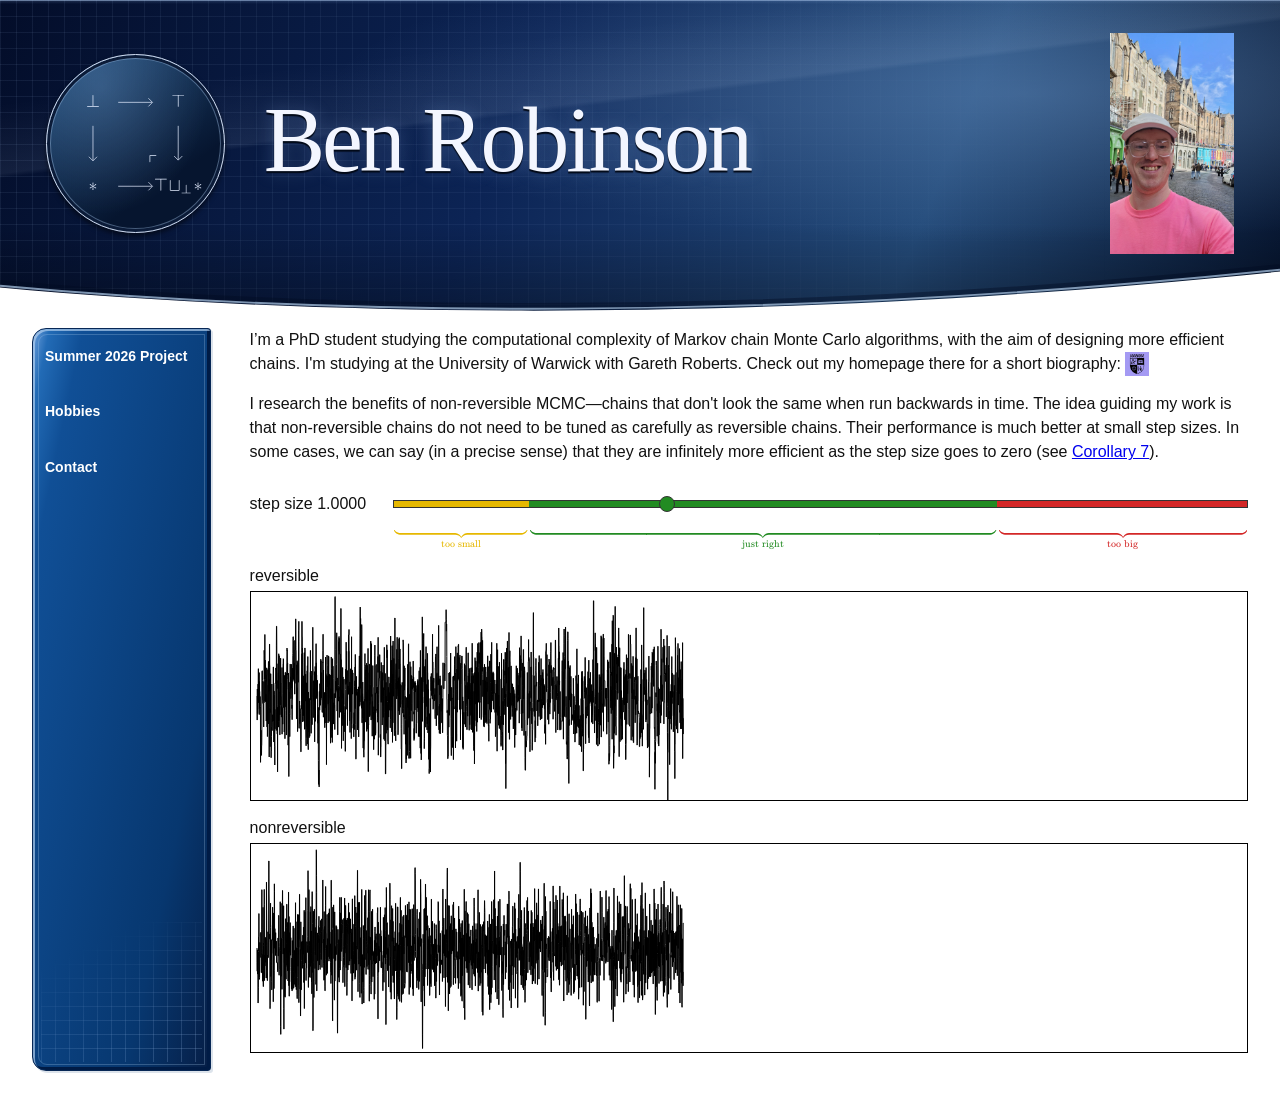
<file: index.html>
<!doctype html>
<html lang="en">
<head>
  <meta charset="utf-8">
  <meta name="viewport" content="width=device-width, initial-scale=1">
  <title>Ben Robinson</title>
  <link rel="stylesheet" href="vendor/katex/katex.min.css">
  <style>
    :root {
      color-scheme: light;
      font-family: Arial, Helvetica, sans-serif;
      color: #111;
      background: #fff;
    }
    * { box-sizing: border-box; }
    body { margin: 0; min-height: 100vh; }

    .banner {
      position: relative;
      isolation: isolate;
      overflow: hidden;
      padding: clamp(18px, 2.6vw, 38px) clamp(16px, 3.6vw, 58px) 58px;
      background:
        radial-gradient(ellipse at 80% 30%, #719acb66, transparent 48%),
        linear-gradient(112deg, #030d29 0%, #0c2455 40%, #244b7a 72%, #06142e 100%);
    }
    .banner::before {
      content: "";
      position: absolute;
      z-index: -1;
      inset: 0;
      background-image:
        linear-gradient(#a9c5ef16 1px, transparent 1px),
        linear-gradient(90deg, #a9c5ef16 1px, transparent 1px);
      background-size: 16px 16px;
      mask-image: linear-gradient(90deg, #000, #0009 45%, transparent 88%);
      -webkit-mask-image: linear-gradient(90deg, #000, #0009 45%, transparent 88%);
    }
    .banner::after {
      content: "";
      position: absolute;
      z-index: -1;
      inset: 0;
      background:
        linear-gradient(173deg, #d5e6ff00 22%, #d5e6ff13 37%, #d5e6ff00 38%),
        linear-gradient(180deg, #91b8e733, transparent 4px, transparent 72%, #0005);
      box-shadow: inset 0 1px #afc9ed77;
    }
    .banner-inner {
      display: flex;
      align-items: center;
      gap: clamp(20px, 3vw, 48px);
    }
    .diagram-badge {
      display: block;
      flex: 0 0 auto;
      width: clamp(112px, 14vw, 184px);
      aspect-ratio: 1;
      padding: 3px;
      border: 1px solid #d0dcf1;
      border-radius: 50%;
      background:
        radial-gradient(ellipse at 31% 18%, #86b2e445, transparent 62%),
        linear-gradient(145deg, #224e7c, #06152f 70%);
      box-shadow:
        0 3px 5px #0008,
        inset 0 0 0 3px #0b1b38,
        inset 0 0 0 4px #a8c7ed66;
    }
    .cofibre-diagram {
      display: block;
      width: 100%;
      height: 100%;
      fill: #e4edff;
    }
    h1 {
      flex: 1;
      min-width: 0;
      margin: 0;
      padding-bottom: 6px;
      font-family: Georgia, "Times New Roman", serif;
      font-size: clamp(44px, 7.2vw, 104px);
      font-weight: 400;
      line-height: 1;
      letter-spacing: -0.035em;
      color: #f3f6ff;
      text-shadow: 0 2px 1px #020917, 0 0 18px #a0c5ff45;
    }
    .banner h1 a { color: inherit; text-decoration: none; }
    .banner-photo {
      display: block;
      flex: 0 0 auto;
      align-self: flex-start;
      width: clamp(76px, 10vw, 124px);
      height: auto;
      margin-left: auto;
    }
    .banner-curve {
      position: absolute;
      left: 0;
      bottom: -1px;
      display: block;
      width: 100%;
      height: clamp(30px, 4vw, 58px);
      pointer-events: none;
    }

    .layout {
      display: grid;
      grid-template-columns: clamp(104px, 14vw, 210px) minmax(0, 1fr);
      gap: clamp(16px, 3vw, 48px);
      padding: 16px clamp(12px, 2.5vw, 40px) 32px;
      min-height: 64vh;
    }
    .sidebar {
      position: relative;
      overflow: hidden;
      min-height: 320px;
      border: 1px solid #072755;
      border-radius: 14px 3px 3px 14px;
      background:
        linear-gradient(102deg, #6d9fdb 0%, #226bb6 5%, #104f96 15%, #07376f 75%, #061e46 100%);
      box-shadow:
        inset 2px 2px 0 #b6d2f0aa,
        inset -3px -3px 0 #001b45,
        2px 2px 0 #dce3eb;
    }
    .sidebar a {
      position: relative;
      z-index: 1;
      display: block;
      padding: 18px 12px;
      color: #fff;
      font-size: 14px;
      font-weight: bold;
      line-height: 1.4;
      text-decoration: none;
    }
    .sidebar a:hover { text-decoration: underline; }
    .sidebar a:focus-visible { outline: 2px solid white; outline-offset: -6px; }
    .sidebar::before, .sidebar::after { pointer-events: none; }
    .sidebar::before {
      content: "";
      position: absolute;
      inset: 5px;
      border: 1px solid #accded45;
      border-radius: 9px 0 0 9px;
    }
    .sidebar::after {
      content: "";
      position: absolute;
      inset: auto 8px 8px;
      height: 140px;
      background-image:
        linear-gradient(#b4d4ff38 1px, transparent 1px),
        linear-gradient(90deg, #b4d4ff38 1px, transparent 1px);
      background-size: 14px 14px;
      mask-image: linear-gradient(155deg, transparent 20%, #000);
      -webkit-mask-image: linear-gradient(155deg, transparent 20%, #000);
    }
    main { min-width: 0; background: #fff; }
    main p { margin: 0 0 1em; line-height: 1.5; }
    .warwick-link { display: inline-block; vertical-align: middle; line-height: 0; }
    .warwick-logo { height: 24px; width: auto; border: 0; }
    .mcmc { margin-top: 28px; }
    .mcmc-controls {
      display: flex;
      flex-wrap: wrap;
      align-items: flex-start;
      gap: 8px 14px;
      margin-bottom: 18px;
    }
    .mcmc-controls label { white-space: nowrap; line-height: 24px; }
    .mcmc-controls output { display: inline-block; min-width: 7ch; font-variant-numeric: tabular-nums; }
    .mcmc-controls, .mcmc-controls * {
      -webkit-user-select: none;
      user-select: none;
      -webkit-user-drag: none;
    }
    .mcmc-slider { flex: 1 1 240px; min-width: 0; touch-action: none; cursor: pointer; }
    .mcmc-step-guide { display: grid; grid-template-columns: 1fr 1fr 1fr; }
    .mcmc-step-guide, .mcmc-step-guide * {
      -webkit-user-select: none;
      user-select: none;
      pointer-events: none;
    }
    .mcmc-step-brace { min-width: 0; text-align: center; font-size: 14px; line-height: 1; }
    .mcmc-step-brace .katex { font-size: 1em; }
    .mcmc-step-brace-small { color: #e6b800; }
    .mcmc-step-brace-right { color: #228b22; }
    .mcmc-step-brace-big { color: #d32727; }
    .mcmc-controls input {
      appearance: none;
      -webkit-appearance: none;
      display: block;
      width: 100%;
      min-width: 0;
      height: 24px;
      margin: 0;
      padding: 0;
      background: transparent;
      cursor: pointer;
    }
    .mcmc-controls input::-webkit-slider-runnable-track {
      height: 8px;
      background: var(--track-colours);
      border: 1px solid #333;
      box-sizing: border-box;
    }
    .mcmc-controls input::-moz-range-track {
      height: 8px;
      background: var(--track-colours);
      border: 1px solid #333;
      box-sizing: border-box;
    }
    .mcmc-controls input::-moz-range-progress {
      background: transparent;
      border: 0;
    }
    .mcmc-controls input::-webkit-slider-thumb {
      appearance: none;
      -webkit-appearance: none;
      width: 16px;
      height: 16px;
      margin-top: -5px;
      border: 1px solid #333;
      border-radius: 50%;
      background: var(--step-color, #228b22);
      box-sizing: border-box;
    }
    .mcmc-controls input::-moz-range-thumb {
      width: 16px;
      height: 16px;
      border: 1px solid #333;
      border-radius: 50%;
      background: var(--step-color, #228b22);
      box-sizing: border-box;
    }
    .mcmc-controls input:focus-visible {
      outline: 2px solid #111;
      outline-offset: 3px;
    }
    .mcmc figure { margin: 0 0 18px; }
    .mcmc figcaption { margin-bottom: 6px; }
    .mcmc canvas {
      display: block;
      width: 100%;
      height: clamp(120px, 18vw, 210px);
      border: 1px solid #000;
      background: #fff;
    }

    @media (max-width: 480px) {
      .banner { padding-bottom: 44px; }
      .banner-inner { gap: 10px; }
      .diagram-badge { width: clamp(56px, 16vw, 76px); }
      h1 { font-size: clamp(24px, 6.5vw, 32px); }
      .banner-photo { width: clamp(56px, 16vw, 76px); }
      .layout {
        grid-template-columns: 104px minmax(0, 1fr);
        gap: 14px;
        padding-top: 10px;
      }
      .sidebar { min-height: 360px; border-radius: 10px 2px 2px 10px; }
    }
    @media (max-width: 300px) {
      .banner-inner { gap: 8px; }
      .diagram-badge { width: 48px; }
      .banner-photo { width: 48px; }
      h1 { font-size: 23px; }
    }
  </style>
</head>
<body>
  <header class="banner">
    <div class="banner-inner">
      <a class="diagram-badge" href="https://ncatlab.org/nlab/show/cofiber" aria-label="About cofibers on nLab">
        <svg class="cofibre-diagram" xmlns="http://www.w3.org/2000/svg" xmlns:xlink="http://www.w3.org/1999/xlink" viewBox="0 0 95.641 96.036" role="img" aria-label="Cofibre commutative diagram">
<defs>
<g>
<symbol overflow="visible" id="glyph0-0">
<path style="stroke:none;" d=""/>
</symbol>
<symbol overflow="visible" id="glyph0-1">
<path style="stroke:none;" d="M 4.078125 -6.296875 C 4.078125 -6.484375 4.078125 -6.65625 3.875 -6.65625 C 3.671875 -6.65625 3.671875 -6.453125 3.671875 -6.296875 L 3.671875 -0.40625 L 0.90625 -0.40625 C 0.75 -0.40625 0.546875 -0.40625 0.546875 -0.203125 C 0.546875 0 0.75 0 0.90625 0 L 6.859375 0 C 7.03125 0 7.203125 0 7.203125 -0.203125 C 7.203125 -0.40625 7.03125 -0.40625 6.859375 -0.40625 L 4.078125 -0.40625 Z M 4.078125 -6.296875 "/>
</symbol>
<symbol overflow="visible" id="glyph0-2">
<path style="stroke:none;" d="M 4.078125 -6.265625 L 6.859375 -6.265625 C 7.03125 -6.265625 7.203125 -6.265625 7.203125 -6.453125 C 7.203125 -6.65625 7.03125 -6.65625 6.859375 -6.65625 L 0.90625 -6.65625 C 0.75 -6.65625 0.546875 -6.65625 0.546875 -6.453125 C 0.546875 -6.265625 0.75 -6.265625 0.90625 -6.265625 L 3.671875 -6.265625 L 3.671875 -0.359375 C 3.671875 -0.203125 3.671875 0 3.875 0 C 4.078125 0 4.078125 -0.171875 4.078125 -0.359375 Z M 4.078125 -6.265625 "/>
</symbol>
<symbol overflow="visible" id="glyph0-3">
<path style="stroke:none;" d="M 2.734375 -4.25 C 2.75 -4.390625 2.75 -4.640625 2.5 -4.640625 C 2.328125 -4.640625 2.203125 -4.5 2.234375 -4.375 L 2.234375 -4.25 L 2.375 -2.703125 L 1.09375 -3.625 C 1 -3.671875 0.984375 -3.703125 0.921875 -3.703125 C 0.78125 -3.703125 0.640625 -3.5625 0.640625 -3.421875 C 0.640625 -3.265625 0.75 -3.21875 0.84375 -3.171875 L 2.265625 -2.5 L 0.890625 -1.828125 C 0.734375 -1.75 0.640625 -1.703125 0.640625 -1.5625 C 0.640625 -1.40625 0.78125 -1.28125 0.921875 -1.28125 C 0.984375 -1.28125 1 -1.28125 1.25 -1.46875 L 2.375 -2.265625 L 2.21875 -0.59375 C 2.21875 -0.390625 2.40625 -0.34375 2.484375 -0.34375 C 2.609375 -0.34375 2.75 -0.40625 2.75 -0.59375 L 2.609375 -2.265625 L 3.875 -1.34375 C 3.96875 -1.296875 3.984375 -1.28125 4.0625 -1.28125 C 4.203125 -1.28125 4.328125 -1.421875 4.328125 -1.5625 C 4.328125 -1.703125 4.234375 -1.75 4.109375 -1.8125 C 3.515625 -2.109375 3.5 -2.109375 2.71875 -2.484375 L 4.09375 -3.15625 C 4.25 -3.234375 4.328125 -3.265625 4.328125 -3.421875 C 4.328125 -3.5625 4.203125 -3.703125 4.0625 -3.703125 C 3.984375 -3.703125 3.96875 -3.703125 3.71875 -3.515625 L 2.609375 -2.703125 Z M 2.734375 -4.25 "/>
</symbol>
<symbol overflow="visible" id="glyph0-4">
<path style="stroke:none;" d="M 6.03125 -5.609375 C 6.03125 -5.78125 6.03125 -5.96875 5.828125 -5.96875 C 5.625 -5.96875 5.625 -5.78125 5.625 -5.609375 L 5.625 -0.40625 L 1 -0.40625 L 1 -5.609375 C 1 -5.78125 1 -5.96875 0.8125 -5.96875 C 0.609375 -5.96875 0.609375 -5.78125 0.609375 -5.609375 L 0.609375 -0.359375 C 0.609375 -0.046875 0.640625 0 0.96875 0 L 5.671875 0 C 6 0 6.03125 -0.03125 6.03125 -0.359375 Z M 6.03125 -5.609375 "/>
</symbol>
<symbol overflow="visible" id="glyph1-0">
<path style="stroke:none;" d=""/>
</symbol>
<symbol overflow="visible" id="glyph1-1">
<path style="stroke:none;" d="M 3.28125 -4.5625 C 3.28125 -4.671875 3.28125 -4.84375 3.109375 -4.84375 C 2.9375 -4.84375 2.9375 -4.671875 2.9375 -4.5625 L 2.9375 -0.34375 L 0.8125 -0.34375 C 0.703125 -0.34375 0.53125 -0.34375 0.53125 -0.171875 C 0.53125 0 0.703125 0 0.8125 0 L 5.40625 0 C 5.515625 0 5.6875 0 5.6875 -0.171875 C 5.6875 -0.34375 5.53125 -0.34375 5.40625 -0.34375 L 3.28125 -0.34375 Z M 3.28125 -4.5625 "/>
</symbol>
<symbol overflow="visible" id="glyph2-0">
<path style="stroke:none;" d=""/>
</symbol>
<symbol overflow="visible" id="glyph2-1">
<path style="stroke:none;" d="M 4.0625 -6.515625 C 4.25 -6.515625 4.421875 -6.515625 4.421875 -6.71875 C 4.421875 -6.921875 4.234375 -6.921875 4.0625 -6.921875 L 0.90625 -6.921875 C 0.59375 -6.921875 0.5625 -6.890625 0.5625 -6.578125 L 0.5625 -3.390625 C 0.5625 -3.21875 0.5625 -3.046875 0.75 -3.046875 C 0.953125 -3.046875 0.953125 -3.265625 0.953125 -3.421875 L 0.953125 -6.515625 Z M 4.0625 -6.515625 "/>
</symbol>
</g>
</defs>
<g id="surface1">
<g>
  <g>
    <rect x="18" y="17" width="12" height="12" fill="transparent"/>
    <use xlink:href="#glyph0-1" x="20.036" y="27.37"/>
  </g>
</g>
<g>
  <g>
    <rect x="65" y="18" width="12" height="12" fill="transparent"/>
    <use xlink:href="#glyph0-2" x="67.857" y="27.37"/>
  </g>
</g>

<g>
  <g>
    <rect x="18" y="66" width="12" height="12" fill="transparent"/>
    <use xlink:href="#glyph0-3" x="21.42" y="74.443"/>
  </g>
</g>

<g>
  <g>
    <rect x="56" y="64" width="30" height="14" fill="transparent"/>
    <use xlink:href="#glyph0-2" x="58.129" y="74.443"/>
    <use xlink:href="#glyph0-4" x="66.435816" y="74.443"/>
    <use xlink:href="#glyph1-1" x="73.073" y="75.938"/>
    <use xlink:href="#glyph0-3" x="80.352" y="74.443"/>
  </g>
</g>
<path style="fill:none;stroke-width:0.39848;stroke-linecap:butt;stroke-linejoin:miter;stroke:#e4edff;stroke-opacity:1;stroke-miterlimit:10;" d="M -9.762406 23.139094 L 9.284469 23.139094 " transform="matrix(1,0,0,-1,47.821,48.018)"/>
<path style="fill:none;stroke-width:0.39848;stroke-linecap:butt;stroke-linejoin:miter;stroke:#e4edff;stroke-opacity:1;stroke-miterlimit:10;" d="M 0.00036875 2.292792 L 2.289431 -0.00017625 L 0.00036875 -2.293145 " transform="matrix(1,0,0,-1,55.01135,24.87873)"/>
<path style="fill:none;stroke-width:0.39848;stroke-linecap:butt;stroke-linejoin:miter;stroke:#e4edff;stroke-opacity:1;stroke-miterlimit:10;" d="M -23.910844 9.959406 L -23.910844 -9.478094 " transform="matrix(1,0,0,-1,47.821,48.018)"/>
<path style="fill:none;stroke-width:0.39848;stroke-linecap:butt;stroke-linejoin:miter;stroke:#e4edff;stroke-opacity:1;stroke-miterlimit:10;" d="M 0.00071 2.292805 L 2.289772 -0.00016375 L 0.00071 -2.293132 " transform="matrix(0,1,1,0,23.91032,55.40554)"/>
<path style="fill:none;stroke-width:0.39848;stroke-linecap:butt;stroke-linejoin:miter;stroke:#e4edff;stroke-opacity:1;stroke-miterlimit:10;" d="M 23.909469 9.959406 L 23.909469 -9.083562 " transform="matrix(1,0,0,-1,47.821,48.018)"/>
<path style="fill:none;stroke-width:0.39848;stroke-linecap:butt;stroke-linejoin:miter;stroke:#e4edff;stroke-opacity:1;stroke-miterlimit:10;" d="M 0.00053875 2.291758 L 2.289601 -0.00121125 L 0.00053875 -2.290274 " transform="matrix(0,1,1,0,71.73168,55.01118)"/>
<g>
  <path style="fill:none;stroke-width:0.39848;stroke-linecap:butt;stroke-linejoin:miter;stroke:#e4edff;stroke-opacity:1;stroke-miterlimit:10;" d="M -9.762406 -23.935125 L 9.284469 -23.935125 " transform="matrix(1,0,0,-1,47.821,48.018)"/>
  <path style="fill:none;stroke-width:0.39848;stroke-linecap:butt;stroke-linejoin:miter;stroke:#e4edff;stroke-opacity:1;stroke-miterlimit:10;" d="M 0.00036875 2.292744 L 2.289431 -0.000225 L 0.00036875 -2.293194 " transform="matrix(1,0,0,-1,55.01135,71.9529)"/>
  <g style="fill:#e4edff;fill-opacity:1;">
    <use xlink:href="#glyph2-1" x="55.093" y="61.478"/>
  </g>
</g>
</g>
</svg>
      </a>
      <h1><a class="home-link" href="index.html">Ben Robinson</a></h1>
      <img class="banner-photo" src="Ben.jpg" alt="Ben Robinson wearing a white cap and pink shirt" width="1440" height="2560">
    </div>
    <svg class="banner-curve" viewBox="0 0 1440 80" preserveAspectRatio="none" aria-hidden="true">
      <path d="M0 33 C360 79 860 91 1440 8" fill="none" stroke="#020c21" stroke-width="10" opacity=".4"/>
      <path d="M0 37 C360 83 860 95 1440 12" fill="none" stroke="#9db7d4" stroke-width="3" opacity=".8"/>
      <path d="M0 40 C360 86 860 98 1440 15 L1440 80 L0 80 Z" fill="#fff"/>
    </svg>
  </header>
  <div class="layout">
    <aside class="sidebar" aria-label="Sidebar">
      <a href="Robinson_CDT_Project.pdf">Summer 2026 Project</a>
      <a href="hobbies/index.html">Hobbies</a>
      <a href="contact/index.html">Contact</a>
    </aside>
    <main>
      <p>I’m a PhD student studying the computational complexity of Markov chain Monte Carlo algorithms, with the aim of designing more efficient chains. I'm studying at the University of Warwick with Gareth Roberts. Check out my homepage there for a short biography: <a class="warwick-link" href="https://warwick.ac.uk/fac/sci/statistics/staff/research_students/robinson/" title="My Warwick homepage"><img class="warwick-logo" src="warwick-logo.png" alt="My Warwick homepage"></a></p>
      <p>I research the benefits of non-reversible MCMC—chains that don't look the same when run backwards in time. The idea guiding my work is that non-reversible chains do not need to be tuned as carefully as reversible chains. Their performance is much better at small step sizes. In some cases, we can say (in a precise sense) that they are infinitely more efficient as the step size goes to zero (see <a href="https://arxiv.org/pdf/2501.16506">Corollary 7</a>).</p>
      <section class="mcmc" aria-label="MCMC simulations targeting the standard normal distribution">
        <div class="mcmc-controls">
          <label for="mcmc-step">step size <output id="mcmc-step-value" for="mcmc-step">1.0000</output></label>
          <div class="mcmc-slider">
            <!-- Maximum step size and colour bands are set in mcmc.js. -->
            <input id="mcmc-step" type="range" min="0" step="any" value="3.1622776601683795" aria-valuetext="1.0000" aria-describedby="mcmc-step-guide">
            <div class="mcmc-step-guide" id="mcmc-step-guide" role="img" aria-label="Step size guide: too small up to 0.25, just right from 0.25 to 5, too big above 5.">
              <span class="mcmc-step-brace mcmc-step-brace-small" data-label="too small" aria-hidden="true"></span>
              <span class="mcmc-step-brace mcmc-step-brace-right" data-label="just right" aria-hidden="true"></span>
              <span class="mcmc-step-brace mcmc-step-brace-big" data-label="too big" aria-hidden="true"></span>
            </div>
          </div>
        </div>
        <figure>
          <figcaption>reversible</figcaption>
          <canvas id="mcmc-reversible" role="img" aria-label="Reversible random-walk Metropolis trace targeting N(0,1), from iteration 0 to 10000.">Reversible random-walk Metropolis trace.</canvas>
        </figure>
        <figure>
          <figcaption>nonreversible</figcaption>
          <canvas id="mcmc-nonreversible" role="img" aria-label="Nonreversible lifted random-walk Metropolis trace targeting N(0,1), from iteration 0 to 10000.">Nonreversible lifted random-walk Metropolis trace.</canvas>
        </figure>
        <noscript>Enable JavaScript to display the simulations.</noscript>
      </section>
    </main>
  </div>
  <script src="vendor/katex/katex.min.js" defer></script>
  <script src="mcmc.js?v=pointer-controls-1" defer></script>
</body>
</html>
</file>
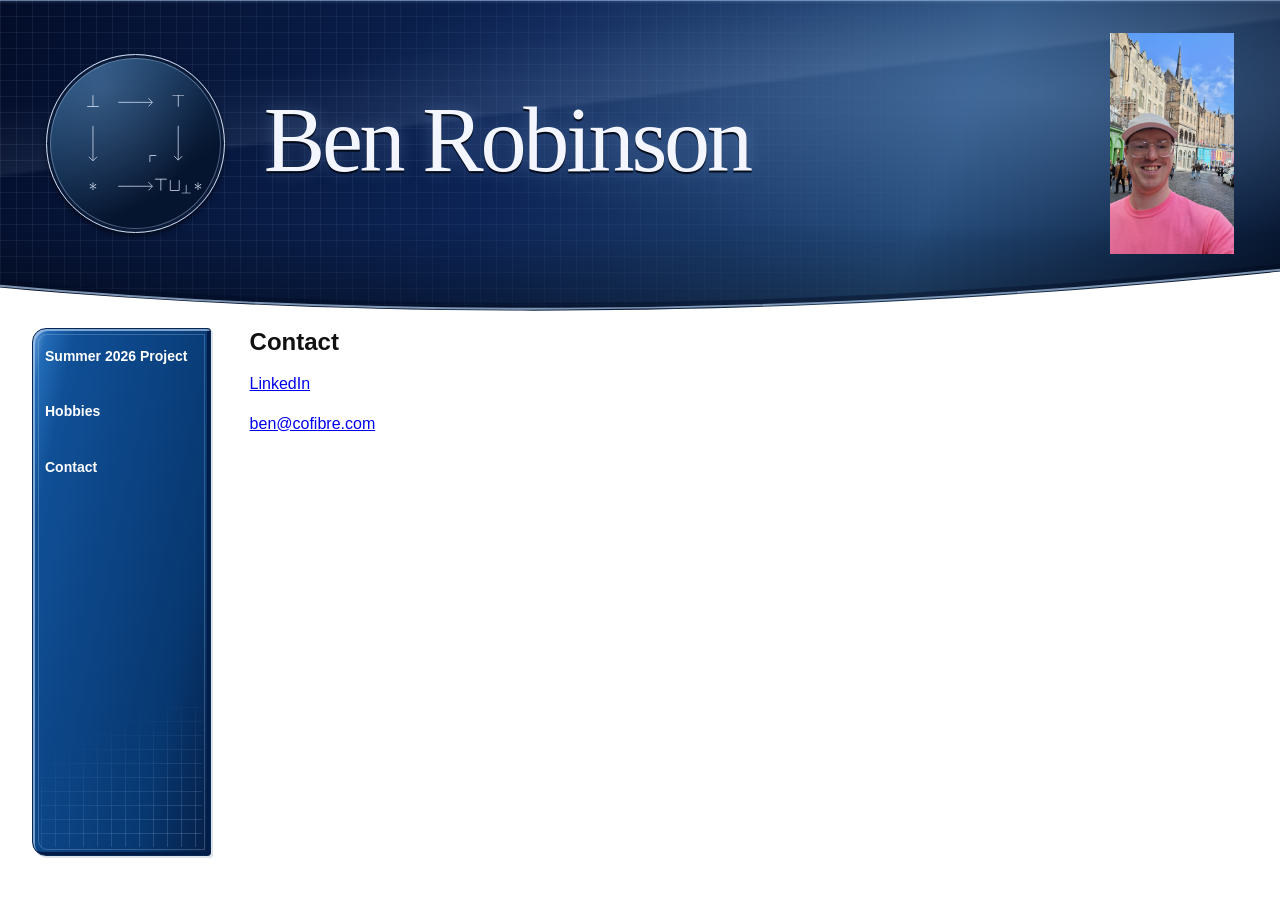
<file: contact/index.html>
<!doctype html>
<html lang="en">
<head>
  <meta charset="utf-8">
  <meta name="viewport" content="width=device-width, initial-scale=1">
  <title>Contact | Ben Robinson</title>
  <style>
    :root {
      color-scheme: light;
      font-family: Arial, Helvetica, sans-serif;
      color: #111;
      background: #fff;
    }
    * { box-sizing: border-box; }
    body { margin: 0; min-height: 100vh; }

    .banner {
      position: relative;
      isolation: isolate;
      overflow: hidden;
      padding: clamp(18px, 2.6vw, 38px) clamp(16px, 3.6vw, 58px) 58px;
      background:
        radial-gradient(ellipse at 80% 30%, #719acb66, transparent 48%),
        linear-gradient(112deg, #030d29 0%, #0c2455 40%, #244b7a 72%, #06142e 100%);
    }
    .banner::before {
      content: "";
      position: absolute;
      z-index: -1;
      inset: 0;
      background-image:
        linear-gradient(#a9c5ef16 1px, transparent 1px),
        linear-gradient(90deg, #a9c5ef16 1px, transparent 1px);
      background-size: 16px 16px;
      mask-image: linear-gradient(90deg, #000, #0009 45%, transparent 88%);
      -webkit-mask-image: linear-gradient(90deg, #000, #0009 45%, transparent 88%);
    }
    .banner::after {
      content: "";
      position: absolute;
      z-index: -1;
      inset: 0;
      background:
        linear-gradient(173deg, #d5e6ff00 22%, #d5e6ff13 37%, #d5e6ff00 38%),
        linear-gradient(180deg, #91b8e733, transparent 4px, transparent 72%, #0005);
      box-shadow: inset 0 1px #afc9ed77;
    }
    .banner-inner {
      display: flex;
      align-items: center;
      gap: clamp(20px, 3vw, 48px);
    }
    .diagram-badge {
      display: block;
      flex: 0 0 auto;
      width: clamp(112px, 14vw, 184px);
      aspect-ratio: 1;
      padding: 3px;
      border: 1px solid #d0dcf1;
      border-radius: 50%;
      background:
        radial-gradient(ellipse at 31% 18%, #86b2e445, transparent 62%),
        linear-gradient(145deg, #224e7c, #06152f 70%);
      box-shadow:
        0 3px 5px #0008,
        inset 0 0 0 3px #0b1b38,
        inset 0 0 0 4px #a8c7ed66;
    }
    .cofibre-diagram {
      display: block;
      width: 100%;
      height: 100%;
      fill: #e4edff;
    }
    h1 {
      flex: 1;
      min-width: 0;
      margin: 0;
      padding-bottom: 6px;
      font-family: Georgia, "Times New Roman", serif;
      font-size: clamp(44px, 7.2vw, 104px);
      font-weight: 400;
      line-height: 1;
      letter-spacing: -0.035em;
      color: #f3f6ff;
      text-shadow: 0 2px 1px #020917, 0 0 18px #a0c5ff45;
    }
    .banner h1 a { color: inherit; text-decoration: none; }
    .banner-photo {
      display: block;
      flex: 0 0 auto;
      align-self: flex-start;
      width: clamp(76px, 10vw, 124px);
      height: auto;
      margin-left: auto;
    }
    .banner-curve {
      position: absolute;
      left: 0;
      bottom: -1px;
      display: block;
      width: 100%;
      height: clamp(30px, 4vw, 58px);
      pointer-events: none;
    }

    .layout {
      display: grid;
      grid-template-columns: clamp(104px, 14vw, 210px) minmax(0, 1fr);
      gap: clamp(16px, 3vw, 48px);
      padding: 16px clamp(12px, 2.5vw, 40px) 32px;
      min-height: 64vh;
    }
    .sidebar {
      position: relative;
      overflow: hidden;
      min-height: 320px;
      border: 1px solid #072755;
      border-radius: 14px 3px 3px 14px;
      background:
        linear-gradient(102deg, #6d9fdb 0%, #226bb6 5%, #104f96 15%, #07376f 75%, #061e46 100%);
      box-shadow:
        inset 2px 2px 0 #b6d2f0aa,
        inset -3px -3px 0 #001b45,
        2px 2px 0 #dce3eb;
    }
    .sidebar a {
      position: relative;
      z-index: 1;
      display: block;
      padding: 18px 12px;
      color: #fff;
      font-size: 14px;
      font-weight: bold;
      line-height: 1.4;
      text-decoration: none;
    }
    .sidebar a:hover { text-decoration: underline; }
    .sidebar a:focus-visible { outline: 2px solid white; outline-offset: -6px; }
    .sidebar::before, .sidebar::after { pointer-events: none; }
    .sidebar::before {
      content: "";
      position: absolute;
      inset: 5px;
      border: 1px solid #accded45;
      border-radius: 9px 0 0 9px;
    }
    .sidebar::after {
      content: "";
      position: absolute;
      inset: auto 8px 8px;
      height: 140px;
      background-image:
        linear-gradient(#b4d4ff38 1px, transparent 1px),
        linear-gradient(90deg, #b4d4ff38 1px, transparent 1px);
      background-size: 14px 14px;
      mask-image: linear-gradient(155deg, transparent 20%, #000);
      -webkit-mask-image: linear-gradient(155deg, transparent 20%, #000);
    }
    main { min-width: 0; background: #fff; }
    main p { margin: 0 0 1em; line-height: 1.5; }
    main h2 { margin: 0 0 16px; font-size: 24px; }
    .puzzle-photos {
      display: grid;
      grid-template-columns: repeat(auto-fit, minmax(min(100%, 240px), 1fr));
      align-items: start;
      gap: 20px;
    }
    .puzzle-photos img { display: block; width: 100%; height: auto; }
    .genealogy-photo { display: block; width: 500px; max-width: 100%; height: auto; margin-bottom: 20px; }

    @media (max-width: 480px) {
      .banner { padding-bottom: 44px; }
      .banner-inner { gap: 10px; }
      .diagram-badge { width: clamp(56px, 16vw, 76px); }
      h1 { font-size: clamp(24px, 6.5vw, 32px); }
      .banner-photo { width: clamp(56px, 16vw, 76px); }
      .layout {
        grid-template-columns: 104px minmax(0, 1fr);
        gap: 14px;
        padding-top: 10px;
      }
      .sidebar { min-height: 360px; border-radius: 10px 2px 2px 10px; }
    }
    @media (max-width: 300px) {
      .banner-inner { gap: 8px; }
      .diagram-badge { width: 48px; }
      .banner-photo { width: 48px; }
      h1 { font-size: 23px; }
    }
  </style>
</head>
<body>
  <header class="banner">
    <div class="banner-inner">
      <a class="diagram-badge" href="https://ncatlab.org/nlab/show/cofiber" aria-label="About cofibers on nLab">
        <svg class="cofibre-diagram" xmlns="http://www.w3.org/2000/svg" xmlns:xlink="http://www.w3.org/1999/xlink" viewBox="0 0 95.641 96.036" role="img" aria-label="Cofibre commutative diagram">
<defs>
<g>
<symbol overflow="visible" id="glyph0-0">
<path style="stroke:none;" d=""/>
</symbol>
<symbol overflow="visible" id="glyph0-1">
<path style="stroke:none;" d="M 4.078125 -6.296875 C 4.078125 -6.484375 4.078125 -6.65625 3.875 -6.65625 C 3.671875 -6.65625 3.671875 -6.453125 3.671875 -6.296875 L 3.671875 -0.40625 L 0.90625 -0.40625 C 0.75 -0.40625 0.546875 -0.40625 0.546875 -0.203125 C 0.546875 0 0.75 0 0.90625 0 L 6.859375 0 C 7.03125 0 7.203125 0 7.203125 -0.203125 C 7.203125 -0.40625 7.03125 -0.40625 6.859375 -0.40625 L 4.078125 -0.40625 Z M 4.078125 -6.296875 "/>
</symbol>
<symbol overflow="visible" id="glyph0-2">
<path style="stroke:none;" d="M 4.078125 -6.265625 L 6.859375 -6.265625 C 7.03125 -6.265625 7.203125 -6.265625 7.203125 -6.453125 C 7.203125 -6.65625 7.03125 -6.65625 6.859375 -6.65625 L 0.90625 -6.65625 C 0.75 -6.65625 0.546875 -6.65625 0.546875 -6.453125 C 0.546875 -6.265625 0.75 -6.265625 0.90625 -6.265625 L 3.671875 -6.265625 L 3.671875 -0.359375 C 3.671875 -0.203125 3.671875 0 3.875 0 C 4.078125 0 4.078125 -0.171875 4.078125 -0.359375 Z M 4.078125 -6.265625 "/>
</symbol>
<symbol overflow="visible" id="glyph0-3">
<path style="stroke:none;" d="M 2.734375 -4.25 C 2.75 -4.390625 2.75 -4.640625 2.5 -4.640625 C 2.328125 -4.640625 2.203125 -4.5 2.234375 -4.375 L 2.234375 -4.25 L 2.375 -2.703125 L 1.09375 -3.625 C 1 -3.671875 0.984375 -3.703125 0.921875 -3.703125 C 0.78125 -3.703125 0.640625 -3.5625 0.640625 -3.421875 C 0.640625 -3.265625 0.75 -3.21875 0.84375 -3.171875 L 2.265625 -2.5 L 0.890625 -1.828125 C 0.734375 -1.75 0.640625 -1.703125 0.640625 -1.5625 C 0.640625 -1.40625 0.78125 -1.28125 0.921875 -1.28125 C 0.984375 -1.28125 1 -1.28125 1.25 -1.46875 L 2.375 -2.265625 L 2.21875 -0.59375 C 2.21875 -0.390625 2.40625 -0.34375 2.484375 -0.34375 C 2.609375 -0.34375 2.75 -0.40625 2.75 -0.59375 L 2.609375 -2.265625 L 3.875 -1.34375 C 3.96875 -1.296875 3.984375 -1.28125 4.0625 -1.28125 C 4.203125 -1.28125 4.328125 -1.421875 4.328125 -1.5625 C 4.328125 -1.703125 4.234375 -1.75 4.109375 -1.8125 C 3.515625 -2.109375 3.5 -2.109375 2.71875 -2.484375 L 4.09375 -3.15625 C 4.25 -3.234375 4.328125 -3.265625 4.328125 -3.421875 C 4.328125 -3.5625 4.203125 -3.703125 4.0625 -3.703125 C 3.984375 -3.703125 3.96875 -3.703125 3.71875 -3.515625 L 2.609375 -2.703125 Z M 2.734375 -4.25 "/>
</symbol>
<symbol overflow="visible" id="glyph0-4">
<path style="stroke:none;" d="M 6.03125 -5.609375 C 6.03125 -5.78125 6.03125 -5.96875 5.828125 -5.96875 C 5.625 -5.96875 5.625 -5.78125 5.625 -5.609375 L 5.625 -0.40625 L 1 -0.40625 L 1 -5.609375 C 1 -5.78125 1 -5.96875 0.8125 -5.96875 C 0.609375 -5.96875 0.609375 -5.78125 0.609375 -5.609375 L 0.609375 -0.359375 C 0.609375 -0.046875 0.640625 0 0.96875 0 L 5.671875 0 C 6 0 6.03125 -0.03125 6.03125 -0.359375 Z M 6.03125 -5.609375 "/>
</symbol>
<symbol overflow="visible" id="glyph1-0">
<path style="stroke:none;" d=""/>
</symbol>
<symbol overflow="visible" id="glyph1-1">
<path style="stroke:none;" d="M 3.28125 -4.5625 C 3.28125 -4.671875 3.28125 -4.84375 3.109375 -4.84375 C 2.9375 -4.84375 2.9375 -4.671875 2.9375 -4.5625 L 2.9375 -0.34375 L 0.8125 -0.34375 C 0.703125 -0.34375 0.53125 -0.34375 0.53125 -0.171875 C 0.53125 0 0.703125 0 0.8125 0 L 5.40625 0 C 5.515625 0 5.6875 0 5.6875 -0.171875 C 5.6875 -0.34375 5.53125 -0.34375 5.40625 -0.34375 L 3.28125 -0.34375 Z M 3.28125 -4.5625 "/>
</symbol>
<symbol overflow="visible" id="glyph2-0">
<path style="stroke:none;" d=""/>
</symbol>
<symbol overflow="visible" id="glyph2-1">
<path style="stroke:none;" d="M 4.0625 -6.515625 C 4.25 -6.515625 4.421875 -6.515625 4.421875 -6.71875 C 4.421875 -6.921875 4.234375 -6.921875 4.0625 -6.921875 L 0.90625 -6.921875 C 0.59375 -6.921875 0.5625 -6.890625 0.5625 -6.578125 L 0.5625 -3.390625 C 0.5625 -3.21875 0.5625 -3.046875 0.75 -3.046875 C 0.953125 -3.046875 0.953125 -3.265625 0.953125 -3.421875 L 0.953125 -6.515625 Z M 4.0625 -6.515625 "/>
</symbol>
</g>
</defs>
<g id="surface1">
<g>
  <g>
    <rect x="18" y="17" width="12" height="12" fill="transparent"/>
    <use xlink:href="#glyph0-1" x="20.036" y="27.37"/>
  </g>
</g>
<g>
  <g>
    <rect x="65" y="18" width="12" height="12" fill="transparent"/>
    <use xlink:href="#glyph0-2" x="67.857" y="27.37"/>
  </g>
</g>

<g>
  <g>
    <rect x="18" y="66" width="12" height="12" fill="transparent"/>
    <use xlink:href="#glyph0-3" x="21.42" y="74.443"/>
  </g>
</g>

<g>
  <g>
    <rect x="56" y="64" width="30" height="14" fill="transparent"/>
    <use xlink:href="#glyph0-2" x="58.129" y="74.443"/>
    <use xlink:href="#glyph0-4" x="66.435816" y="74.443"/>
    <use xlink:href="#glyph1-1" x="73.073" y="75.938"/>
    <use xlink:href="#glyph0-3" x="80.352" y="74.443"/>
  </g>
</g>
<path style="fill:none;stroke-width:0.39848;stroke-linecap:butt;stroke-linejoin:miter;stroke:#e4edff;stroke-opacity:1;stroke-miterlimit:10;" d="M -9.762406 23.139094 L 9.284469 23.139094 " transform="matrix(1,0,0,-1,47.821,48.018)"/>
<path style="fill:none;stroke-width:0.39848;stroke-linecap:butt;stroke-linejoin:miter;stroke:#e4edff;stroke-opacity:1;stroke-miterlimit:10;" d="M 0.00036875 2.292792 L 2.289431 -0.00017625 L 0.00036875 -2.293145 " transform="matrix(1,0,0,-1,55.01135,24.87873)"/>
<path style="fill:none;stroke-width:0.39848;stroke-linecap:butt;stroke-linejoin:miter;stroke:#e4edff;stroke-opacity:1;stroke-miterlimit:10;" d="M -23.910844 9.959406 L -23.910844 -9.478094 " transform="matrix(1,0,0,-1,47.821,48.018)"/>
<path style="fill:none;stroke-width:0.39848;stroke-linecap:butt;stroke-linejoin:miter;stroke:#e4edff;stroke-opacity:1;stroke-miterlimit:10;" d="M 0.00071 2.292805 L 2.289772 -0.00016375 L 0.00071 -2.293132 " transform="matrix(0,1,1,0,23.91032,55.40554)"/>
<path style="fill:none;stroke-width:0.39848;stroke-linecap:butt;stroke-linejoin:miter;stroke:#e4edff;stroke-opacity:1;stroke-miterlimit:10;" d="M 23.909469 9.959406 L 23.909469 -9.083562 " transform="matrix(1,0,0,-1,47.821,48.018)"/>
<path style="fill:none;stroke-width:0.39848;stroke-linecap:butt;stroke-linejoin:miter;stroke:#e4edff;stroke-opacity:1;stroke-miterlimit:10;" d="M 0.00053875 2.291758 L 2.289601 -0.00121125 L 0.00053875 -2.290274 " transform="matrix(0,1,1,0,71.73168,55.01118)"/>
<g>
  <path style="fill:none;stroke-width:0.39848;stroke-linecap:butt;stroke-linejoin:miter;stroke:#e4edff;stroke-opacity:1;stroke-miterlimit:10;" d="M -9.762406 -23.935125 L 9.284469 -23.935125 " transform="matrix(1,0,0,-1,47.821,48.018)"/>
  <path style="fill:none;stroke-width:0.39848;stroke-linecap:butt;stroke-linejoin:miter;stroke:#e4edff;stroke-opacity:1;stroke-miterlimit:10;" d="M 0.00036875 2.292744 L 2.289431 -0.000225 L 0.00036875 -2.293194 " transform="matrix(1,0,0,-1,55.01135,71.9529)"/>
  <g style="fill:#e4edff;fill-opacity:1;">
    <use xlink:href="#glyph2-1" x="55.093" y="61.478"/>
  </g>
</g>
</g>
</svg>
      </a>
      <h1><a class="home-link" href="../index.html">Ben Robinson</a></h1>
      <img class="banner-photo" src="../Ben.jpg" alt="Ben Robinson wearing a white cap and pink shirt" width="1440" height="2560">
    </div>
    <svg class="banner-curve" viewBox="0 0 1440 80" preserveAspectRatio="none" aria-hidden="true">
      <path d="M0 33 C360 79 860 91 1440 8" fill="none" stroke="#020c21" stroke-width="10" opacity=".4"/>
      <path d="M0 37 C360 83 860 95 1440 12" fill="none" stroke="#9db7d4" stroke-width="3" opacity=".8"/>
      <path d="M0 40 C360 86 860 98 1440 15 L1440 80 L0 80 Z" fill="#fff"/>
    </svg>
  </header>
  <div class="layout">
    <aside class="sidebar" aria-label="Sidebar">
      <a href="../Robinson_CDT_Project.pdf">Summer 2026 Project</a>
      <a href="../hobbies/index.html">Hobbies</a>
      <a href="../contact/index.html">Contact</a>
    </aside>
    <main>
      <h2>Contact</h2>
      <p><a href="https://www.linkedin.com/in/benjamin-carl-robinson/">LinkedIn</a></p>
      <p><a href="mailto:ben@cofibre.com">ben@cofibre.com</a></p>
    </main>
  </div>
</body>
</html>
</file>
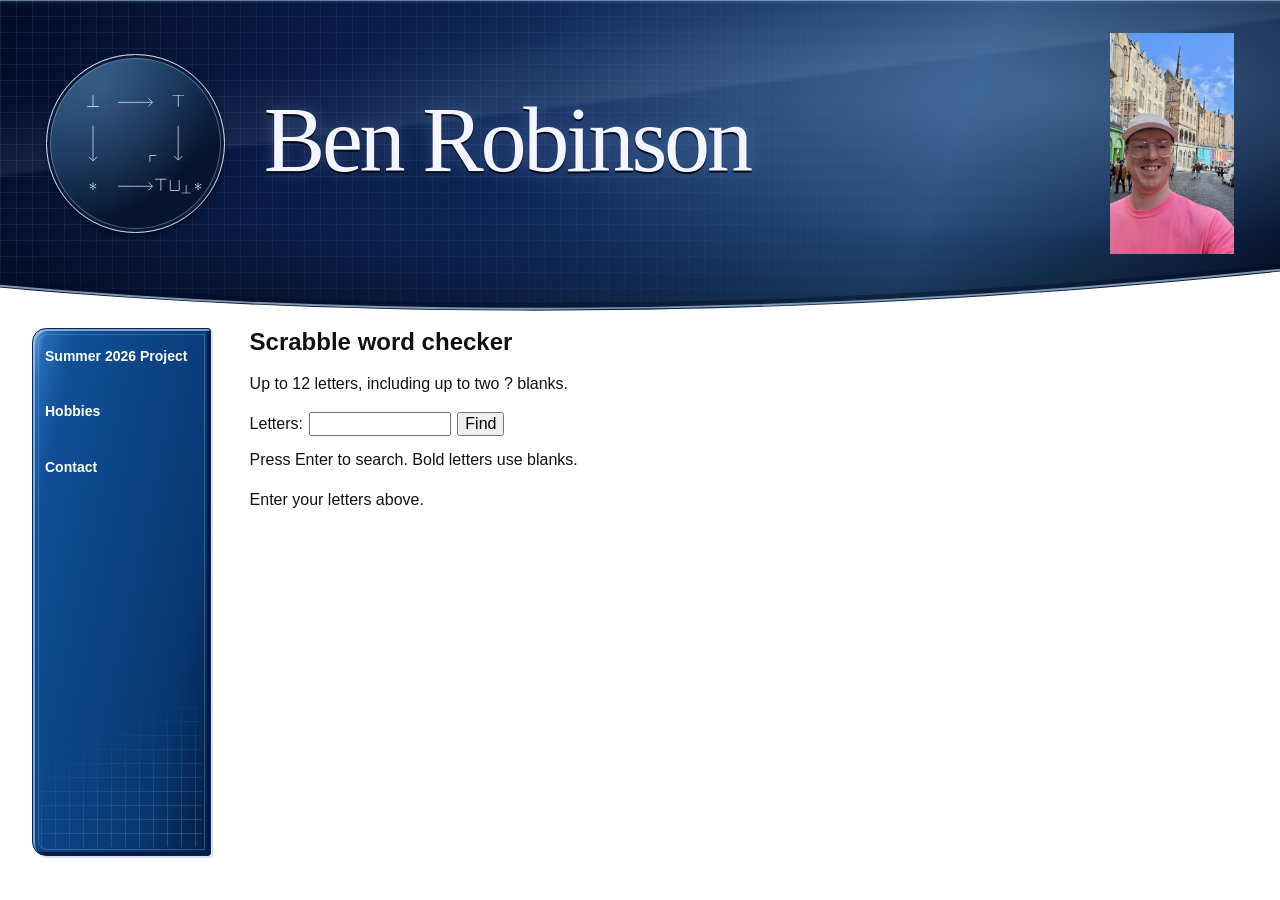
<file: diclook/index.html>
<!doctype html>
<html lang="en">
<head>
  <meta charset="utf-8">
  <meta name="viewport" content="width=device-width, initial-scale=1">
  <title>Scrabble word checker | Ben Robinson</title>
  <style>
    :root {
      color-scheme: light;
      font-family: Arial, Helvetica, sans-serif;
      color: #111;
      background: #fff;
    }
    * { box-sizing: border-box; }
    body { margin: 0; min-height: 100vh; }

    .banner {
      position: relative;
      isolation: isolate;
      overflow: hidden;
      padding: clamp(18px, 2.6vw, 38px) clamp(16px, 3.6vw, 58px) 58px;
      background:
        radial-gradient(ellipse at 80% 30%, #719acb66, transparent 48%),
        linear-gradient(112deg, #030d29 0%, #0c2455 40%, #244b7a 72%, #06142e 100%);
    }
    .banner::before {
      content: "";
      position: absolute;
      z-index: -1;
      inset: 0;
      background-image:
        linear-gradient(#a9c5ef16 1px, transparent 1px),
        linear-gradient(90deg, #a9c5ef16 1px, transparent 1px);
      background-size: 16px 16px;
      mask-image: linear-gradient(90deg, #000, #0009 45%, transparent 88%);
      -webkit-mask-image: linear-gradient(90deg, #000, #0009 45%, transparent 88%);
    }
    .banner::after {
      content: "";
      position: absolute;
      z-index: -1;
      inset: 0;
      background:
        linear-gradient(173deg, #d5e6ff00 22%, #d5e6ff13 37%, #d5e6ff00 38%),
        linear-gradient(180deg, #91b8e733, transparent 4px, transparent 72%, #0005);
      box-shadow: inset 0 1px #afc9ed77;
    }
    .banner-inner {
      display: flex;
      align-items: center;
      gap: clamp(20px, 3vw, 48px);
    }
    .diagram-badge {
      display: block;
      flex: 0 0 auto;
      width: clamp(112px, 14vw, 184px);
      aspect-ratio: 1;
      padding: 3px;
      border: 1px solid #d0dcf1;
      border-radius: 50%;
      background:
        radial-gradient(ellipse at 31% 18%, #86b2e445, transparent 62%),
        linear-gradient(145deg, #224e7c, #06152f 70%);
      box-shadow:
        0 3px 5px #0008,
        inset 0 0 0 3px #0b1b38,
        inset 0 0 0 4px #a8c7ed66;
    }
    .cofibre-diagram {
      display: block;
      width: 100%;
      height: 100%;
      fill: #e4edff;
    }
    h1 {
      flex: 1;
      min-width: 0;
      margin: 0;
      padding-bottom: 6px;
      font-family: Georgia, "Times New Roman", serif;
      font-size: clamp(44px, 7.2vw, 104px);
      font-weight: 400;
      line-height: 1;
      letter-spacing: -0.035em;
      color: #f3f6ff;
      text-shadow: 0 2px 1px #020917, 0 0 18px #a0c5ff45;
    }
    .banner h1 a { color: inherit; text-decoration: none; }
    .banner-photo {
      display: block;
      flex: 0 0 auto;
      align-self: flex-start;
      width: clamp(76px, 10vw, 124px);
      height: auto;
      margin-left: auto;
    }
    .banner-curve {
      position: absolute;
      left: 0;
      bottom: -1px;
      display: block;
      width: 100%;
      height: clamp(30px, 4vw, 58px);
      pointer-events: none;
    }

    .layout {
      display: grid;
      grid-template-columns: clamp(104px, 14vw, 210px) minmax(0, 1fr);
      gap: clamp(16px, 3vw, 48px);
      padding: 16px clamp(12px, 2.5vw, 40px) 32px;
      min-height: 64vh;
    }
    .sidebar {
      position: relative;
      overflow: hidden;
      min-height: 320px;
      border: 1px solid #072755;
      border-radius: 14px 3px 3px 14px;
      background:
        linear-gradient(102deg, #6d9fdb 0%, #226bb6 5%, #104f96 15%, #07376f 75%, #061e46 100%);
      box-shadow:
        inset 2px 2px 0 #b6d2f0aa,
        inset -3px -3px 0 #001b45,
        2px 2px 0 #dce3eb;
    }
    .sidebar a {
      position: relative;
      z-index: 1;
      display: block;
      padding: 18px 12px;
      color: #fff;
      font-size: 14px;
      font-weight: bold;
      line-height: 1.4;
      text-decoration: none;
    }
    .sidebar a:hover { text-decoration: underline; }
    .sidebar a:focus-visible { outline: 2px solid white; outline-offset: -6px; }
    .sidebar::before, .sidebar::after { pointer-events: none; }
    .sidebar::before {
      content: "";
      position: absolute;
      inset: 5px;
      border: 1px solid #accded45;
      border-radius: 9px 0 0 9px;
    }
    .sidebar::after {
      content: "";
      position: absolute;
      inset: auto 8px 8px;
      height: 140px;
      background-image:
        linear-gradient(#b4d4ff38 1px, transparent 1px),
        linear-gradient(90deg, #b4d4ff38 1px, transparent 1px);
      background-size: 14px 14px;
      mask-image: linear-gradient(155deg, transparent 20%, #000);
      -webkit-mask-image: linear-gradient(155deg, transparent 20%, #000);
    }
    main { min-width: 0; background: #fff; }
    main p { margin: 0 0 1em; line-height: 1.5; }
    main h2 { margin: 0 0 16px; font-size: 24px; }
    .puzzle-photos {
      display: grid;
      grid-template-columns: repeat(auto-fit, minmax(min(100%, 240px), 1fr));
      align-items: start;
      gap: 20px;
    }
    .puzzle-photos img { display: block; width: 100%; height: auto; }

    @media (max-width: 480px) {
      .banner { padding-bottom: 44px; }
      .banner-inner { gap: 10px; }
      .diagram-badge { width: clamp(56px, 16vw, 76px); }
      h1 { font-size: clamp(24px, 6.5vw, 32px); }
      .banner-photo { width: clamp(56px, 16vw, 76px); }
      .layout {
        grid-template-columns: 104px minmax(0, 1fr);
        gap: 14px;
        padding-top: 10px;
      }
      .sidebar { min-height: 360px; border-radius: 10px 2px 2px 10px; }
    }
    @media (max-width: 300px) {
      .banner-inner { gap: 8px; }
      .diagram-badge { width: 48px; }
      .banner-photo { width: 48px; }
      h1 { font-size: 23px; }
    }
    .word-finder input, .word-finder button { font-size: 16px; }
    .word-finder input { width: 16ch; max-width: 100%; min-width: 0; }
    .word-finder form { display: flex; flex-wrap: wrap; align-items: center; gap: 6px; margin-bottom: 12px; }
    .word-finder #results h2 { font-size: 18px; margin: 1em 0 0.5em; }
  </style>
</head>
<body>
  <header class="banner">
    <div class="banner-inner">
      <a class="diagram-badge" href="https://ncatlab.org/nlab/show/cofiber" aria-label="About cofibers on nLab">
        <svg class="cofibre-diagram" xmlns="http://www.w3.org/2000/svg" xmlns:xlink="http://www.w3.org/1999/xlink" viewBox="0 0 95.641 96.036" role="img" aria-label="Cofibre commutative diagram">
<defs>
<g>
<symbol overflow="visible" id="glyph0-0">
<path style="stroke:none;" d=""/>
</symbol>
<symbol overflow="visible" id="glyph0-1">
<path style="stroke:none;" d="M 4.078125 -6.296875 C 4.078125 -6.484375 4.078125 -6.65625 3.875 -6.65625 C 3.671875 -6.65625 3.671875 -6.453125 3.671875 -6.296875 L 3.671875 -0.40625 L 0.90625 -0.40625 C 0.75 -0.40625 0.546875 -0.40625 0.546875 -0.203125 C 0.546875 0 0.75 0 0.90625 0 L 6.859375 0 C 7.03125 0 7.203125 0 7.203125 -0.203125 C 7.203125 -0.40625 7.03125 -0.40625 6.859375 -0.40625 L 4.078125 -0.40625 Z M 4.078125 -6.296875 "/>
</symbol>
<symbol overflow="visible" id="glyph0-2">
<path style="stroke:none;" d="M 4.078125 -6.265625 L 6.859375 -6.265625 C 7.03125 -6.265625 7.203125 -6.265625 7.203125 -6.453125 C 7.203125 -6.65625 7.03125 -6.65625 6.859375 -6.65625 L 0.90625 -6.65625 C 0.75 -6.65625 0.546875 -6.65625 0.546875 -6.453125 C 0.546875 -6.265625 0.75 -6.265625 0.90625 -6.265625 L 3.671875 -6.265625 L 3.671875 -0.359375 C 3.671875 -0.203125 3.671875 0 3.875 0 C 4.078125 0 4.078125 -0.171875 4.078125 -0.359375 Z M 4.078125 -6.265625 "/>
</symbol>
<symbol overflow="visible" id="glyph0-3">
<path style="stroke:none;" d="M 2.734375 -4.25 C 2.75 -4.390625 2.75 -4.640625 2.5 -4.640625 C 2.328125 -4.640625 2.203125 -4.5 2.234375 -4.375 L 2.234375 -4.25 L 2.375 -2.703125 L 1.09375 -3.625 C 1 -3.671875 0.984375 -3.703125 0.921875 -3.703125 C 0.78125 -3.703125 0.640625 -3.5625 0.640625 -3.421875 C 0.640625 -3.265625 0.75 -3.21875 0.84375 -3.171875 L 2.265625 -2.5 L 0.890625 -1.828125 C 0.734375 -1.75 0.640625 -1.703125 0.640625 -1.5625 C 0.640625 -1.40625 0.78125 -1.28125 0.921875 -1.28125 C 0.984375 -1.28125 1 -1.28125 1.25 -1.46875 L 2.375 -2.265625 L 2.21875 -0.59375 C 2.21875 -0.390625 2.40625 -0.34375 2.484375 -0.34375 C 2.609375 -0.34375 2.75 -0.40625 2.75 -0.59375 L 2.609375 -2.265625 L 3.875 -1.34375 C 3.96875 -1.296875 3.984375 -1.28125 4.0625 -1.28125 C 4.203125 -1.28125 4.328125 -1.421875 4.328125 -1.5625 C 4.328125 -1.703125 4.234375 -1.75 4.109375 -1.8125 C 3.515625 -2.109375 3.5 -2.109375 2.71875 -2.484375 L 4.09375 -3.15625 C 4.25 -3.234375 4.328125 -3.265625 4.328125 -3.421875 C 4.328125 -3.5625 4.203125 -3.703125 4.0625 -3.703125 C 3.984375 -3.703125 3.96875 -3.703125 3.71875 -3.515625 L 2.609375 -2.703125 Z M 2.734375 -4.25 "/>
</symbol>
<symbol overflow="visible" id="glyph0-4">
<path style="stroke:none;" d="M 6.03125 -5.609375 C 6.03125 -5.78125 6.03125 -5.96875 5.828125 -5.96875 C 5.625 -5.96875 5.625 -5.78125 5.625 -5.609375 L 5.625 -0.40625 L 1 -0.40625 L 1 -5.609375 C 1 -5.78125 1 -5.96875 0.8125 -5.96875 C 0.609375 -5.96875 0.609375 -5.78125 0.609375 -5.609375 L 0.609375 -0.359375 C 0.609375 -0.046875 0.640625 0 0.96875 0 L 5.671875 0 C 6 0 6.03125 -0.03125 6.03125 -0.359375 Z M 6.03125 -5.609375 "/>
</symbol>
<symbol overflow="visible" id="glyph1-0">
<path style="stroke:none;" d=""/>
</symbol>
<symbol overflow="visible" id="glyph1-1">
<path style="stroke:none;" d="M 3.28125 -4.5625 C 3.28125 -4.671875 3.28125 -4.84375 3.109375 -4.84375 C 2.9375 -4.84375 2.9375 -4.671875 2.9375 -4.5625 L 2.9375 -0.34375 L 0.8125 -0.34375 C 0.703125 -0.34375 0.53125 -0.34375 0.53125 -0.171875 C 0.53125 0 0.703125 0 0.8125 0 L 5.40625 0 C 5.515625 0 5.6875 0 5.6875 -0.171875 C 5.6875 -0.34375 5.53125 -0.34375 5.40625 -0.34375 L 3.28125 -0.34375 Z M 3.28125 -4.5625 "/>
</symbol>
<symbol overflow="visible" id="glyph2-0">
<path style="stroke:none;" d=""/>
</symbol>
<symbol overflow="visible" id="glyph2-1">
<path style="stroke:none;" d="M 4.0625 -6.515625 C 4.25 -6.515625 4.421875 -6.515625 4.421875 -6.71875 C 4.421875 -6.921875 4.234375 -6.921875 4.0625 -6.921875 L 0.90625 -6.921875 C 0.59375 -6.921875 0.5625 -6.890625 0.5625 -6.578125 L 0.5625 -3.390625 C 0.5625 -3.21875 0.5625 -3.046875 0.75 -3.046875 C 0.953125 -3.046875 0.953125 -3.265625 0.953125 -3.421875 L 0.953125 -6.515625 Z M 4.0625 -6.515625 "/>
</symbol>
</g>
</defs>
<g id="surface1">
<g>
  <g>
    <rect x="18" y="17" width="12" height="12" fill="transparent"/>
    <use xlink:href="#glyph0-1" x="20.036" y="27.37"/>
  </g>
</g>
<g>
  <g>
    <rect x="65" y="18" width="12" height="12" fill="transparent"/>
    <use xlink:href="#glyph0-2" x="67.857" y="27.37"/>
  </g>
</g>

<g>
  <g>
    <rect x="18" y="66" width="12" height="12" fill="transparent"/>
    <use xlink:href="#glyph0-3" x="21.42" y="74.443"/>
  </g>
</g>

<g>
  <g>
    <rect x="56" y="64" width="30" height="14" fill="transparent"/>
    <use xlink:href="#glyph0-2" x="58.129" y="74.443"/>
    <use xlink:href="#glyph0-4" x="66.435816" y="74.443"/>
    <use xlink:href="#glyph1-1" x="73.073" y="75.938"/>
    <use xlink:href="#glyph0-3" x="80.352" y="74.443"/>
  </g>
</g>
<path style="fill:none;stroke-width:0.39848;stroke-linecap:butt;stroke-linejoin:miter;stroke:#e4edff;stroke-opacity:1;stroke-miterlimit:10;" d="M -9.762406 23.139094 L 9.284469 23.139094 " transform="matrix(1,0,0,-1,47.821,48.018)"/>
<path style="fill:none;stroke-width:0.39848;stroke-linecap:butt;stroke-linejoin:miter;stroke:#e4edff;stroke-opacity:1;stroke-miterlimit:10;" d="M 0.00036875 2.292792 L 2.289431 -0.00017625 L 0.00036875 -2.293145 " transform="matrix(1,0,0,-1,55.01135,24.87873)"/>
<path style="fill:none;stroke-width:0.39848;stroke-linecap:butt;stroke-linejoin:miter;stroke:#e4edff;stroke-opacity:1;stroke-miterlimit:10;" d="M -23.910844 9.959406 L -23.910844 -9.478094 " transform="matrix(1,0,0,-1,47.821,48.018)"/>
<path style="fill:none;stroke-width:0.39848;stroke-linecap:butt;stroke-linejoin:miter;stroke:#e4edff;stroke-opacity:1;stroke-miterlimit:10;" d="M 0.00071 2.292805 L 2.289772 -0.00016375 L 0.00071 -2.293132 " transform="matrix(0,1,1,0,23.91032,55.40554)"/>
<path style="fill:none;stroke-width:0.39848;stroke-linecap:butt;stroke-linejoin:miter;stroke:#e4edff;stroke-opacity:1;stroke-miterlimit:10;" d="M 23.909469 9.959406 L 23.909469 -9.083562 " transform="matrix(1,0,0,-1,47.821,48.018)"/>
<path style="fill:none;stroke-width:0.39848;stroke-linecap:butt;stroke-linejoin:miter;stroke:#e4edff;stroke-opacity:1;stroke-miterlimit:10;" d="M 0.00053875 2.291758 L 2.289601 -0.00121125 L 0.00053875 -2.290274 " transform="matrix(0,1,1,0,71.73168,55.01118)"/>
<g>
  <path style="fill:none;stroke-width:0.39848;stroke-linecap:butt;stroke-linejoin:miter;stroke:#e4edff;stroke-opacity:1;stroke-miterlimit:10;" d="M -9.762406 -23.935125 L 9.284469 -23.935125 " transform="matrix(1,0,0,-1,47.821,48.018)"/>
  <path style="fill:none;stroke-width:0.39848;stroke-linecap:butt;stroke-linejoin:miter;stroke:#e4edff;stroke-opacity:1;stroke-miterlimit:10;" d="M 0.00036875 2.292744 L 2.289431 -0.000225 L 0.00036875 -2.293194 " transform="matrix(1,0,0,-1,55.01135,71.9529)"/>
  <g style="fill:#e4edff;fill-opacity:1;">
    <use xlink:href="#glyph2-1" x="55.093" y="61.478"/>
  </g>
</g>
</g>
</svg>
      </a>
      <h1><a class="home-link" href="../index.html">Ben Robinson</a></h1>
      <img class="banner-photo" src="../Ben.jpg" alt="Ben Robinson wearing a white cap and pink shirt" width="1440" height="2560">
    </div>
    <svg class="banner-curve" viewBox="0 0 1440 80" preserveAspectRatio="none" aria-hidden="true">
      <path d="M0 33 C360 79 860 91 1440 8" fill="none" stroke="#020c21" stroke-width="10" opacity=".4"/>
      <path d="M0 37 C360 83 860 95 1440 12" fill="none" stroke="#9db7d4" stroke-width="3" opacity=".8"/>
      <path d="M0 40 C360 86 860 98 1440 15 L1440 80 L0 80 Z" fill="#fff"/>
    </svg>
  </header>
  <div class="layout">
    <aside class="sidebar" aria-label="Sidebar">
      <a href="../Robinson_CDT_Project.pdf">Summer 2026 Project</a>
      <a href="../hobbies/index.html">Hobbies</a>
      <a href="../contact/index.html">Contact</a>
    </aside>
    <main>
      <section class="word-finder" aria-labelledby="word-finder-title">
        <h2 id="word-finder-title">Scrabble word checker</h2>
        <p>Up to 12 letters, including up to two ? blanks.</p>
        <form id="search-form">
          <label for="letters">Letters:</label>
          <input id="letters" name="letters" type="text" autocomplete="off"
            autocapitalize="characters" spellcheck="false" enterkeyhint="search"
            aria-describedby="help">
          <button type="submit">Find</button>
        </form>
        <p id="help">Press Enter to search. Bold letters use blanks.</p>
        <p id="status" role="status" aria-live="polite">Loading dictionary...</p>
        <div id="results"></div>
        <noscript><p>Please enable JavaScript to use the word finder.</p></noscript>
      </section>
    </main>
  </div>
  <script src="worker-bundle.js" defer></script>
  <script src="finder.js" defer></script>
</body>
</html>
</file>
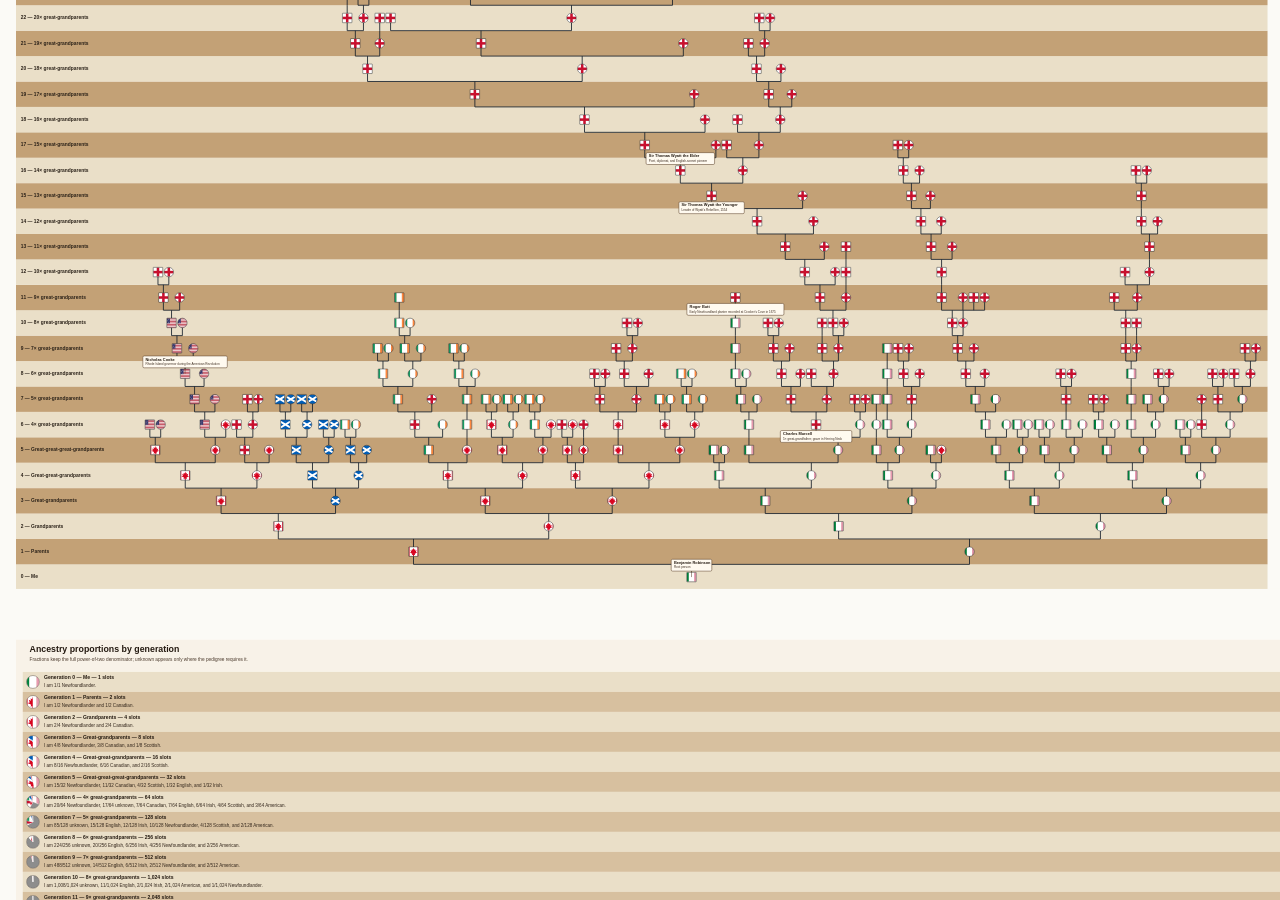
<file: g/index.html>
<!doctype html>
<html lang="en">
<head>
  <meta charset="utf-8">
  <meta name="viewport" content="width=device-width,initial-scale=1">
  <title>Flag pedigree</title>
  <style>
    html, body, #stage { width: 100%; height: 100%; margin: 0; overflow: hidden; overscroll-behavior: none; }
    body { background: #fbfaf6; }
    #stage { position: relative; cursor: grab; touch-action: none; }
    #stage.dragging { cursor: grabbing; }
    #tree {
      position: absolute;
      left: 0;
      top: 0;
      max-width: none;
      transform-origin: 0 0;
      user-select: none;
      -webkit-user-drag: none;
      -webkit-touch-callout: none;
    }
  </style>
</head>
<body>
  <div id="stage">
    <img id="tree" src="simple_flag_pedigree.svg?v=8" alt="Birthplace-flag pedigree">
  </div>
  <script>
    const stage = document.getElementById('stage');
    const tree = document.getElementById('tree');
    let treeWidth = 1;
    let treeHeight = 1;
    let x = 0;
    let y = 0;
    let scale = 1;
    let fittedScale = 1;
    let minimumScale = 0.01;
    const pointers = new Map();
    let dragging = false;
    let lastX = 0;
    let lastY = 0;
    let pinchDistance = 0;
    let pinchMidX = 0;
    let pinchMidY = 0;

    function draw() {
      tree.style.transform = `translate(${x}px, ${y}px) scale(${scale})`;
    }

    function fit() {
      const padding = 16;
      const focus = { x: 0, y: 6022, width: 7366, height: 1596 };
      minimumScale = Math.min(
        (stage.clientWidth - padding * 2) / treeWidth,
        (stage.clientHeight - padding * 2) / treeHeight
      ) * 0.9;
      fittedScale = Math.min(
        (stage.clientWidth - padding * 2) / focus.width,
        (stage.clientHeight - padding * 2) / focus.height
      );
      scale = fittedScale;
      x = (stage.clientWidth - focus.width * scale) / 2 - focus.x * scale;
      y = (stage.clientHeight - focus.height * scale) / 2 - focus.y * scale;
      draw();
    }

    function zoomAt(clientX, clientY, factor) {
      const next = Math.max(minimumScale, Math.min(8, scale * factor));
      const worldX = (clientX - x) / scale;
      const worldY = (clientY - y) / scale;
      x = clientX - worldX * next;
      y = clientY - worldY * next;
      scale = next;
      draw();
    }

    stage.addEventListener('wheel', event => {
      event.preventDefault();
      const factor = Math.exp(-event.deltaY * 0.00035);
      zoomAt(event.clientX, event.clientY, factor);
    }, { passive: false });

    stage.addEventListener('pointerdown', event => {
      pointers.set(event.pointerId, { x: event.clientX, y: event.clientY });
      stage.setPointerCapture(event.pointerId);
      dragging = true;
      stage.classList.add('dragging');

      if (pointers.size === 1) {
        lastX = event.clientX;
        lastY = event.clientY;
      } else if (pointers.size === 2) {
        const [first, second] = [...pointers.values()];
        pinchDistance = Math.hypot(second.x - first.x, second.y - first.y);
        pinchMidX = (first.x + second.x) / 2;
        pinchMidY = (first.y + second.y) / 2;
      }
    });

    stage.addEventListener('pointermove', event => {
      if (!pointers.has(event.pointerId)) return;
      pointers.set(event.pointerId, { x: event.clientX, y: event.clientY });

      if (pointers.size === 1) {
        x += event.clientX - lastX;
        y += event.clientY - lastY;
        lastX = event.clientX;
        lastY = event.clientY;
        draw();
      } else {
        const [first, second] = [...pointers.values()];
        const nextDistance = Math.hypot(second.x - first.x, second.y - first.y);
        const nextMidX = (first.x + second.x) / 2;
        const nextMidY = (first.y + second.y) / 2;

        if (pinchDistance > 0) {
          const nextScale = Math.max(minimumScale, Math.min(8, scale * nextDistance / pinchDistance));
          const worldX = (pinchMidX - x) / scale;
          const worldY = (pinchMidY - y) / scale;
          x = nextMidX - worldX * nextScale;
          y = nextMidY - worldY * nextScale;
          scale = nextScale;
          draw();
        }

        pinchDistance = nextDistance;
        pinchMidX = nextMidX;
        pinchMidY = nextMidY;
      }
    });

    function stopDragging(event) {
      pointers.delete(event.pointerId);

      if (pointers.size === 1) {
        const remaining = [...pointers.values()][0];
        lastX = remaining.x;
        lastY = remaining.y;
        pinchDistance = 0;
      } else if (pointers.size === 0) {
        dragging = false;
        pinchDistance = 0;
        stage.classList.remove('dragging');
      }
    }

    stage.addEventListener('pointerup', stopDragging);
    stage.addEventListener('pointercancel', stopDragging);
    stage.addEventListener('lostpointercapture', stopDragging);
    stage.addEventListener('dblclick', fit);
    window.addEventListener('resize', fit);
    function initializeTree() {
      treeWidth = tree.naturalWidth;
      treeHeight = tree.naturalHeight;
      tree.style.width = `${treeWidth}px`;
      tree.style.height = `${treeHeight}px`;
      fit();
    }

    if (tree.complete) initializeTree();
    else tree.addEventListener('load', initializeTree);
  </script>
</body>
</html>
</file>
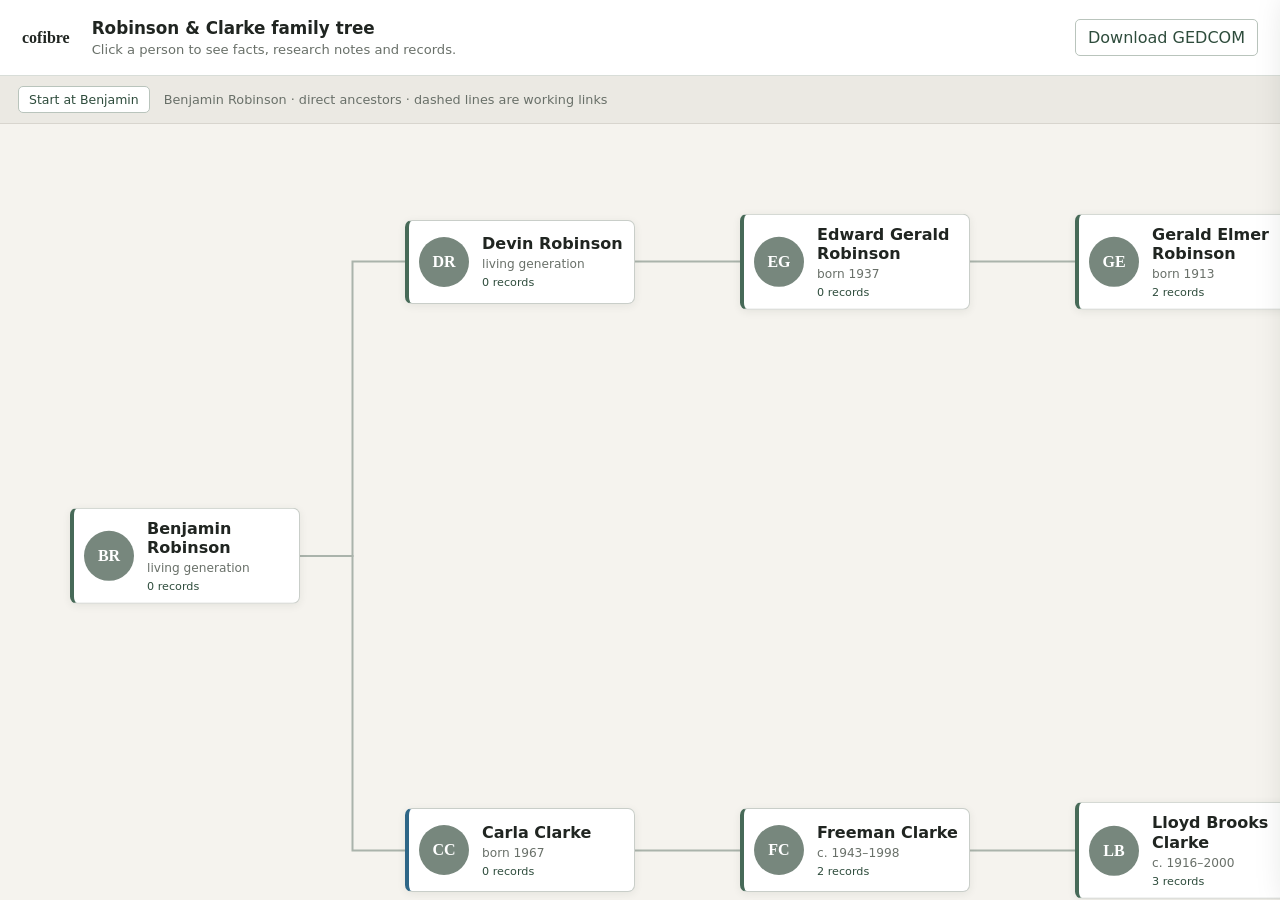
<file: genealogy/index.html>
<!doctype html>
<html lang="en">
<head>
  <meta charset="utf-8">
  <meta name="viewport" content="width=device-width, initial-scale=1">
  <meta name="theme-color" content="#f5f3ee">
  <meta name="description" content="An interactive Robinson and Clarke family pedigree with attached records and source links.">
  <title>Robinson &amp; Clarke family tree · cofibre</title>
  <link rel="stylesheet" href="styles.css">
</head>
<body>
  <header class="topbar">
    <a href="/" class="brand">cofibre</a>
    <div>
      <h1>Robinson &amp; Clarke family tree</h1>
      <p>Click a person to see facts, research notes and records.</p>
    </div>
    <a class="gedcom-link" href="data/Robinson_Family_Tree_MASTER.ged" download>Download GEDCOM</a>
  </header>

  <main>
    <div class="tree-toolbar" aria-label="Tree controls">
      <button type="button" id="fit-tree">Start at Benjamin</button>
      <span>Benjamin Robinson · direct ancestors · dashed lines are working links</span>
    </div>
    <div class="tree-viewport" id="tree-viewport">
      <div class="tree-canvas" id="tree-canvas" aria-label="Robinson and Clarke family pedigree">
        <svg class="connectors" id="connectors" aria-hidden="true"></svg>
        <div class="generation" id="generation-0" aria-label="Starting person"></div>
        <div class="generation" id="generation-1" aria-label="Parents"></div>
        <div class="generation" id="generation-2" aria-label="Grandparents"></div>
        <div class="generation" id="generation-3" aria-label="Great-grandparents"></div>
        <div class="generation" id="generation-4" aria-label="Earlier direct ancestors"></div>
        <div class="generation" id="generation-5" aria-label="Earlier direct ancestors"></div>
        <div class="generation" id="generation-6" aria-label="Earlier direct ancestors"></div>
        <div class="generation" id="generation-7" aria-label="Earlier direct ancestors"></div>
      </div>
    </div>
  </main>

  <div class="scrim" id="scrim" hidden></div>
  <aside class="person-panel" id="person-panel" aria-labelledby="panel-name" aria-hidden="true">
    <button class="close-panel" id="close-panel" type="button" aria-label="Close person details">×</button>
    <div id="panel-content"></div>
  </aside>

  <script src="app.js"></script>
</body>
</html>
</file>
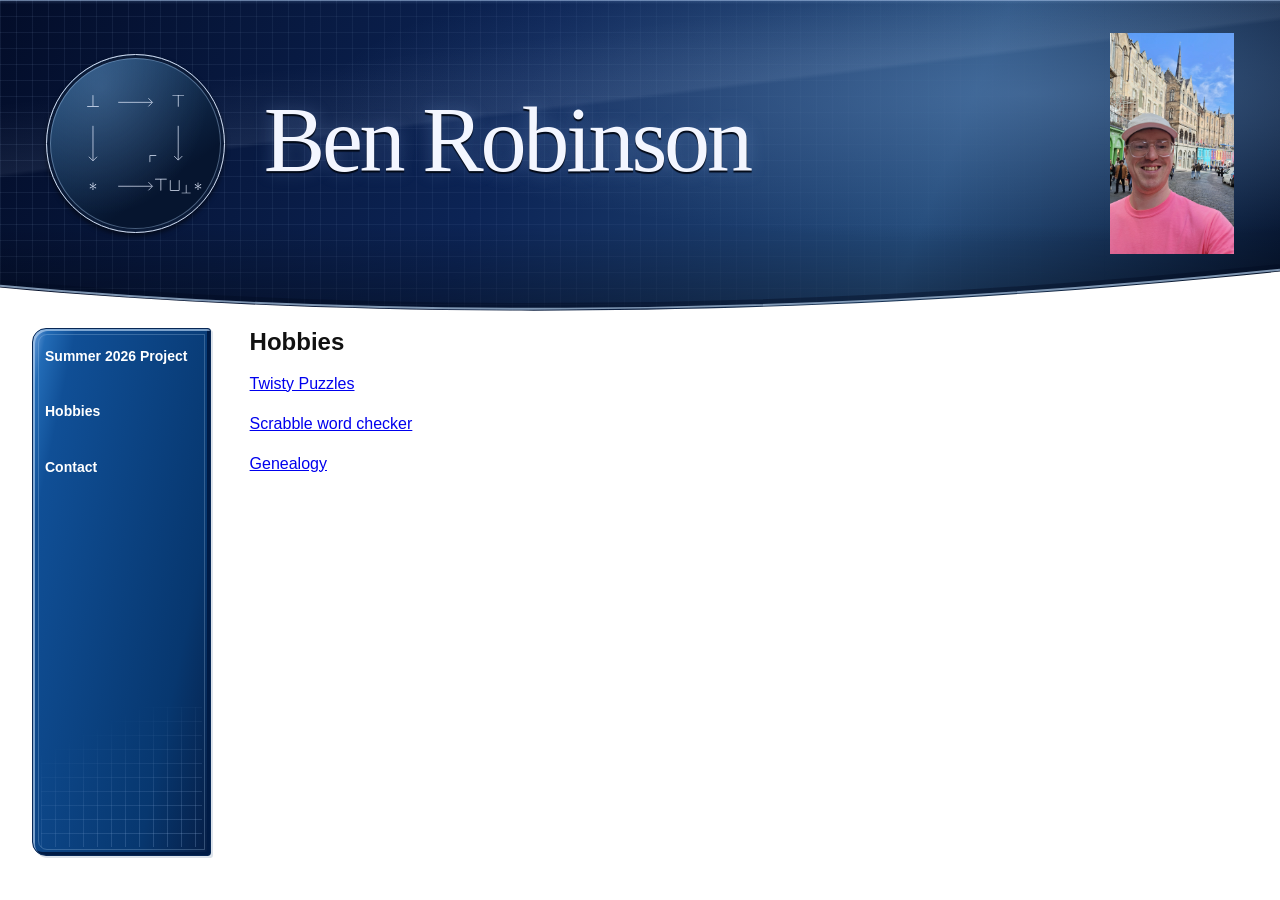
<file: hobbies/index.html>
<!doctype html>
<html lang="en">
<head>
  <meta charset="utf-8">
  <meta name="viewport" content="width=device-width, initial-scale=1">
  <title>Hobbies | Ben Robinson</title>
  <style>
    :root {
      color-scheme: light;
      font-family: Arial, Helvetica, sans-serif;
      color: #111;
      background: #fff;
    }
    * { box-sizing: border-box; }
    body { margin: 0; min-height: 100vh; }

    .banner {
      position: relative;
      isolation: isolate;
      overflow: hidden;
      padding: clamp(18px, 2.6vw, 38px) clamp(16px, 3.6vw, 58px) 58px;
      background:
        radial-gradient(ellipse at 80% 30%, #719acb66, transparent 48%),
        linear-gradient(112deg, #030d29 0%, #0c2455 40%, #244b7a 72%, #06142e 100%);
    }
    .banner::before {
      content: "";
      position: absolute;
      z-index: -1;
      inset: 0;
      background-image:
        linear-gradient(#a9c5ef16 1px, transparent 1px),
        linear-gradient(90deg, #a9c5ef16 1px, transparent 1px);
      background-size: 16px 16px;
      mask-image: linear-gradient(90deg, #000, #0009 45%, transparent 88%);
      -webkit-mask-image: linear-gradient(90deg, #000, #0009 45%, transparent 88%);
    }
    .banner::after {
      content: "";
      position: absolute;
      z-index: -1;
      inset: 0;
      background:
        linear-gradient(173deg, #d5e6ff00 22%, #d5e6ff13 37%, #d5e6ff00 38%),
        linear-gradient(180deg, #91b8e733, transparent 4px, transparent 72%, #0005);
      box-shadow: inset 0 1px #afc9ed77;
    }
    .banner-inner {
      display: flex;
      align-items: center;
      gap: clamp(20px, 3vw, 48px);
    }
    .diagram-badge {
      display: block;
      flex: 0 0 auto;
      width: clamp(112px, 14vw, 184px);
      aspect-ratio: 1;
      padding: 3px;
      border: 1px solid #d0dcf1;
      border-radius: 50%;
      background:
        radial-gradient(ellipse at 31% 18%, #86b2e445, transparent 62%),
        linear-gradient(145deg, #224e7c, #06152f 70%);
      box-shadow:
        0 3px 5px #0008,
        inset 0 0 0 3px #0b1b38,
        inset 0 0 0 4px #a8c7ed66;
    }
    .cofibre-diagram {
      display: block;
      width: 100%;
      height: 100%;
      fill: #e4edff;
    }
    h1 {
      flex: 1;
      min-width: 0;
      margin: 0;
      padding-bottom: 6px;
      font-family: Georgia, "Times New Roman", serif;
      font-size: clamp(44px, 7.2vw, 104px);
      font-weight: 400;
      line-height: 1;
      letter-spacing: -0.035em;
      color: #f3f6ff;
      text-shadow: 0 2px 1px #020917, 0 0 18px #a0c5ff45;
    }
    .banner h1 a { color: inherit; text-decoration: none; }
    .banner-photo {
      display: block;
      flex: 0 0 auto;
      align-self: flex-start;
      width: clamp(76px, 10vw, 124px);
      height: auto;
      margin-left: auto;
    }
    .banner-curve {
      position: absolute;
      left: 0;
      bottom: -1px;
      display: block;
      width: 100%;
      height: clamp(30px, 4vw, 58px);
      pointer-events: none;
    }

    .layout {
      display: grid;
      grid-template-columns: clamp(104px, 14vw, 210px) minmax(0, 1fr);
      gap: clamp(16px, 3vw, 48px);
      padding: 16px clamp(12px, 2.5vw, 40px) 32px;
      min-height: 64vh;
    }
    .sidebar {
      position: relative;
      overflow: hidden;
      min-height: 320px;
      border: 1px solid #072755;
      border-radius: 14px 3px 3px 14px;
      background:
        linear-gradient(102deg, #6d9fdb 0%, #226bb6 5%, #104f96 15%, #07376f 75%, #061e46 100%);
      box-shadow:
        inset 2px 2px 0 #b6d2f0aa,
        inset -3px -3px 0 #001b45,
        2px 2px 0 #dce3eb;
    }
    .sidebar a {
      position: relative;
      z-index: 1;
      display: block;
      padding: 18px 12px;
      color: #fff;
      font-size: 14px;
      font-weight: bold;
      line-height: 1.4;
      text-decoration: none;
    }
    .sidebar a:hover { text-decoration: underline; }
    .sidebar a:focus-visible { outline: 2px solid white; outline-offset: -6px; }
    .sidebar::before, .sidebar::after { pointer-events: none; }
    .sidebar::before {
      content: "";
      position: absolute;
      inset: 5px;
      border: 1px solid #accded45;
      border-radius: 9px 0 0 9px;
    }
    .sidebar::after {
      content: "";
      position: absolute;
      inset: auto 8px 8px;
      height: 140px;
      background-image:
        linear-gradient(#b4d4ff38 1px, transparent 1px),
        linear-gradient(90deg, #b4d4ff38 1px, transparent 1px);
      background-size: 14px 14px;
      mask-image: linear-gradient(155deg, transparent 20%, #000);
      -webkit-mask-image: linear-gradient(155deg, transparent 20%, #000);
    }
    main { min-width: 0; background: #fff; }
    main p { margin: 0 0 1em; line-height: 1.5; }
    main h2 { margin: 0 0 16px; font-size: 24px; }
    .puzzle-photos {
      display: grid;
      grid-template-columns: repeat(auto-fit, minmax(min(100%, 240px), 1fr));
      align-items: start;
      gap: 20px;
    }
    .puzzle-photos img { display: block; width: 100%; height: auto; }

    @media (max-width: 480px) {
      .banner { padding-bottom: 44px; }
      .banner-inner { gap: 10px; }
      .diagram-badge { width: clamp(56px, 16vw, 76px); }
      h1 { font-size: clamp(24px, 6.5vw, 32px); }
      .banner-photo { width: clamp(56px, 16vw, 76px); }
      .layout {
        grid-template-columns: 104px minmax(0, 1fr);
        gap: 14px;
        padding-top: 10px;
      }
      .sidebar { min-height: 360px; border-radius: 10px 2px 2px 10px; }
    }
    @media (max-width: 300px) {
      .banner-inner { gap: 8px; }
      .diagram-badge { width: 48px; }
      .banner-photo { width: 48px; }
      h1 { font-size: 23px; }
    }
  </style>
</head>
<body>
  <header class="banner">
    <div class="banner-inner">
      <a class="diagram-badge" href="https://ncatlab.org/nlab/show/cofiber" aria-label="About cofibers on nLab">
        <svg class="cofibre-diagram" xmlns="http://www.w3.org/2000/svg" xmlns:xlink="http://www.w3.org/1999/xlink" viewBox="0 0 95.641 96.036" role="img" aria-label="Cofibre commutative diagram">
<defs>
<g>
<symbol overflow="visible" id="glyph0-0">
<path style="stroke:none;" d=""/>
</symbol>
<symbol overflow="visible" id="glyph0-1">
<path style="stroke:none;" d="M 4.078125 -6.296875 C 4.078125 -6.484375 4.078125 -6.65625 3.875 -6.65625 C 3.671875 -6.65625 3.671875 -6.453125 3.671875 -6.296875 L 3.671875 -0.40625 L 0.90625 -0.40625 C 0.75 -0.40625 0.546875 -0.40625 0.546875 -0.203125 C 0.546875 0 0.75 0 0.90625 0 L 6.859375 0 C 7.03125 0 7.203125 0 7.203125 -0.203125 C 7.203125 -0.40625 7.03125 -0.40625 6.859375 -0.40625 L 4.078125 -0.40625 Z M 4.078125 -6.296875 "/>
</symbol>
<symbol overflow="visible" id="glyph0-2">
<path style="stroke:none;" d="M 4.078125 -6.265625 L 6.859375 -6.265625 C 7.03125 -6.265625 7.203125 -6.265625 7.203125 -6.453125 C 7.203125 -6.65625 7.03125 -6.65625 6.859375 -6.65625 L 0.90625 -6.65625 C 0.75 -6.65625 0.546875 -6.65625 0.546875 -6.453125 C 0.546875 -6.265625 0.75 -6.265625 0.90625 -6.265625 L 3.671875 -6.265625 L 3.671875 -0.359375 C 3.671875 -0.203125 3.671875 0 3.875 0 C 4.078125 0 4.078125 -0.171875 4.078125 -0.359375 Z M 4.078125 -6.265625 "/>
</symbol>
<symbol overflow="visible" id="glyph0-3">
<path style="stroke:none;" d="M 2.734375 -4.25 C 2.75 -4.390625 2.75 -4.640625 2.5 -4.640625 C 2.328125 -4.640625 2.203125 -4.5 2.234375 -4.375 L 2.234375 -4.25 L 2.375 -2.703125 L 1.09375 -3.625 C 1 -3.671875 0.984375 -3.703125 0.921875 -3.703125 C 0.78125 -3.703125 0.640625 -3.5625 0.640625 -3.421875 C 0.640625 -3.265625 0.75 -3.21875 0.84375 -3.171875 L 2.265625 -2.5 L 0.890625 -1.828125 C 0.734375 -1.75 0.640625 -1.703125 0.640625 -1.5625 C 0.640625 -1.40625 0.78125 -1.28125 0.921875 -1.28125 C 0.984375 -1.28125 1 -1.28125 1.25 -1.46875 L 2.375 -2.265625 L 2.21875 -0.59375 C 2.21875 -0.390625 2.40625 -0.34375 2.484375 -0.34375 C 2.609375 -0.34375 2.75 -0.40625 2.75 -0.59375 L 2.609375 -2.265625 L 3.875 -1.34375 C 3.96875 -1.296875 3.984375 -1.28125 4.0625 -1.28125 C 4.203125 -1.28125 4.328125 -1.421875 4.328125 -1.5625 C 4.328125 -1.703125 4.234375 -1.75 4.109375 -1.8125 C 3.515625 -2.109375 3.5 -2.109375 2.71875 -2.484375 L 4.09375 -3.15625 C 4.25 -3.234375 4.328125 -3.265625 4.328125 -3.421875 C 4.328125 -3.5625 4.203125 -3.703125 4.0625 -3.703125 C 3.984375 -3.703125 3.96875 -3.703125 3.71875 -3.515625 L 2.609375 -2.703125 Z M 2.734375 -4.25 "/>
</symbol>
<symbol overflow="visible" id="glyph0-4">
<path style="stroke:none;" d="M 6.03125 -5.609375 C 6.03125 -5.78125 6.03125 -5.96875 5.828125 -5.96875 C 5.625 -5.96875 5.625 -5.78125 5.625 -5.609375 L 5.625 -0.40625 L 1 -0.40625 L 1 -5.609375 C 1 -5.78125 1 -5.96875 0.8125 -5.96875 C 0.609375 -5.96875 0.609375 -5.78125 0.609375 -5.609375 L 0.609375 -0.359375 C 0.609375 -0.046875 0.640625 0 0.96875 0 L 5.671875 0 C 6 0 6.03125 -0.03125 6.03125 -0.359375 Z M 6.03125 -5.609375 "/>
</symbol>
<symbol overflow="visible" id="glyph1-0">
<path style="stroke:none;" d=""/>
</symbol>
<symbol overflow="visible" id="glyph1-1">
<path style="stroke:none;" d="M 3.28125 -4.5625 C 3.28125 -4.671875 3.28125 -4.84375 3.109375 -4.84375 C 2.9375 -4.84375 2.9375 -4.671875 2.9375 -4.5625 L 2.9375 -0.34375 L 0.8125 -0.34375 C 0.703125 -0.34375 0.53125 -0.34375 0.53125 -0.171875 C 0.53125 0 0.703125 0 0.8125 0 L 5.40625 0 C 5.515625 0 5.6875 0 5.6875 -0.171875 C 5.6875 -0.34375 5.53125 -0.34375 5.40625 -0.34375 L 3.28125 -0.34375 Z M 3.28125 -4.5625 "/>
</symbol>
<symbol overflow="visible" id="glyph2-0">
<path style="stroke:none;" d=""/>
</symbol>
<symbol overflow="visible" id="glyph2-1">
<path style="stroke:none;" d="M 4.0625 -6.515625 C 4.25 -6.515625 4.421875 -6.515625 4.421875 -6.71875 C 4.421875 -6.921875 4.234375 -6.921875 4.0625 -6.921875 L 0.90625 -6.921875 C 0.59375 -6.921875 0.5625 -6.890625 0.5625 -6.578125 L 0.5625 -3.390625 C 0.5625 -3.21875 0.5625 -3.046875 0.75 -3.046875 C 0.953125 -3.046875 0.953125 -3.265625 0.953125 -3.421875 L 0.953125 -6.515625 Z M 4.0625 -6.515625 "/>
</symbol>
</g>
</defs>
<g id="surface1">
<g>
  <g>
    <rect x="18" y="17" width="12" height="12" fill="transparent"/>
    <use xlink:href="#glyph0-1" x="20.036" y="27.37"/>
  </g>
</g>
<g>
  <g>
    <rect x="65" y="18" width="12" height="12" fill="transparent"/>
    <use xlink:href="#glyph0-2" x="67.857" y="27.37"/>
  </g>
</g>

<g>
  <g>
    <rect x="18" y="66" width="12" height="12" fill="transparent"/>
    <use xlink:href="#glyph0-3" x="21.42" y="74.443"/>
  </g>
</g>

<g>
  <g>
    <rect x="56" y="64" width="30" height="14" fill="transparent"/>
    <use xlink:href="#glyph0-2" x="58.129" y="74.443"/>
    <use xlink:href="#glyph0-4" x="66.435816" y="74.443"/>
    <use xlink:href="#glyph1-1" x="73.073" y="75.938"/>
    <use xlink:href="#glyph0-3" x="80.352" y="74.443"/>
  </g>
</g>
<path style="fill:none;stroke-width:0.39848;stroke-linecap:butt;stroke-linejoin:miter;stroke:#e4edff;stroke-opacity:1;stroke-miterlimit:10;" d="M -9.762406 23.139094 L 9.284469 23.139094 " transform="matrix(1,0,0,-1,47.821,48.018)"/>
<path style="fill:none;stroke-width:0.39848;stroke-linecap:butt;stroke-linejoin:miter;stroke:#e4edff;stroke-opacity:1;stroke-miterlimit:10;" d="M 0.00036875 2.292792 L 2.289431 -0.00017625 L 0.00036875 -2.293145 " transform="matrix(1,0,0,-1,55.01135,24.87873)"/>
<path style="fill:none;stroke-width:0.39848;stroke-linecap:butt;stroke-linejoin:miter;stroke:#e4edff;stroke-opacity:1;stroke-miterlimit:10;" d="M -23.910844 9.959406 L -23.910844 -9.478094 " transform="matrix(1,0,0,-1,47.821,48.018)"/>
<path style="fill:none;stroke-width:0.39848;stroke-linecap:butt;stroke-linejoin:miter;stroke:#e4edff;stroke-opacity:1;stroke-miterlimit:10;" d="M 0.00071 2.292805 L 2.289772 -0.00016375 L 0.00071 -2.293132 " transform="matrix(0,1,1,0,23.91032,55.40554)"/>
<path style="fill:none;stroke-width:0.39848;stroke-linecap:butt;stroke-linejoin:miter;stroke:#e4edff;stroke-opacity:1;stroke-miterlimit:10;" d="M 23.909469 9.959406 L 23.909469 -9.083562 " transform="matrix(1,0,0,-1,47.821,48.018)"/>
<path style="fill:none;stroke-width:0.39848;stroke-linecap:butt;stroke-linejoin:miter;stroke:#e4edff;stroke-opacity:1;stroke-miterlimit:10;" d="M 0.00053875 2.291758 L 2.289601 -0.00121125 L 0.00053875 -2.290274 " transform="matrix(0,1,1,0,71.73168,55.01118)"/>
<g>
  <path style="fill:none;stroke-width:0.39848;stroke-linecap:butt;stroke-linejoin:miter;stroke:#e4edff;stroke-opacity:1;stroke-miterlimit:10;" d="M -9.762406 -23.935125 L 9.284469 -23.935125 " transform="matrix(1,0,0,-1,47.821,48.018)"/>
  <path style="fill:none;stroke-width:0.39848;stroke-linecap:butt;stroke-linejoin:miter;stroke:#e4edff;stroke-opacity:1;stroke-miterlimit:10;" d="M 0.00036875 2.292744 L 2.289431 -0.000225 L 0.00036875 -2.293194 " transform="matrix(1,0,0,-1,55.01135,71.9529)"/>
  <g style="fill:#e4edff;fill-opacity:1;">
    <use xlink:href="#glyph2-1" x="55.093" y="61.478"/>
  </g>
</g>
</g>
</svg>
      </a>
      <h1><a class="home-link" href="../index.html">Ben Robinson</a></h1>
      <img class="banner-photo" src="../Ben.jpg" alt="Ben Robinson wearing a white cap and pink shirt" width="1440" height="2560">
    </div>
    <svg class="banner-curve" viewBox="0 0 1440 80" preserveAspectRatio="none" aria-hidden="true">
      <path d="M0 33 C360 79 860 91 1440 8" fill="none" stroke="#020c21" stroke-width="10" opacity=".4"/>
      <path d="M0 37 C360 83 860 95 1440 12" fill="none" stroke="#9db7d4" stroke-width="3" opacity=".8"/>
      <path d="M0 40 C360 86 860 98 1440 15 L1440 80 L0 80 Z" fill="#fff"/>
    </svg>
  </header>
  <div class="layout">
    <aside class="sidebar" aria-label="Sidebar">
      <a href="../Robinson_CDT_Project.pdf">Summer 2026 Project</a>
      <a href="../hobbies/index.html">Hobbies</a>
      <a href="../contact/index.html">Contact</a>
    </aside>
    <main>
      <h2>Hobbies</h2>
      <p><a href="twisty-puzzles/index.html">Twisty Puzzles</a></p>
      <p><a href="../diclook/index.html">Scrabble word checker</a></p>
      <p><a href="genealogy/index.html">Genealogy</a></p>
    </main>
  </div>
</body>
</html>
</file>
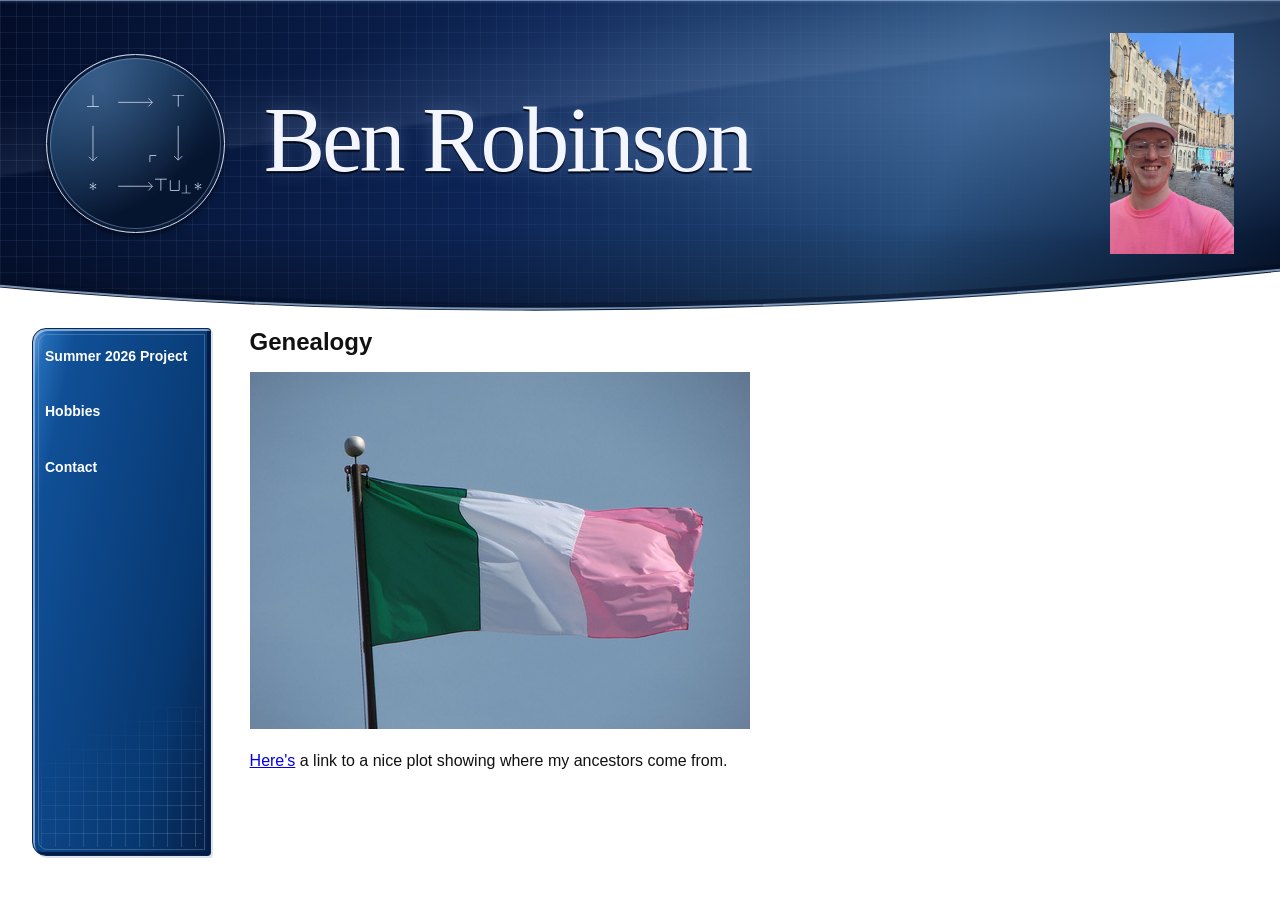
<file: hobbies/genealogy/index.html>
<!doctype html>
<html lang="en">
<head>
  <meta charset="utf-8">
  <meta name="viewport" content="width=device-width, initial-scale=1">
  <title>Genealogy | Ben Robinson</title>
  <style>
    :root {
      color-scheme: light;
      font-family: Arial, Helvetica, sans-serif;
      color: #111;
      background: #fff;
    }
    * { box-sizing: border-box; }
    body { margin: 0; min-height: 100vh; }

    .banner {
      position: relative;
      isolation: isolate;
      overflow: hidden;
      padding: clamp(18px, 2.6vw, 38px) clamp(16px, 3.6vw, 58px) 58px;
      background:
        radial-gradient(ellipse at 80% 30%, #719acb66, transparent 48%),
        linear-gradient(112deg, #030d29 0%, #0c2455 40%, #244b7a 72%, #06142e 100%);
    }
    .banner::before {
      content: "";
      position: absolute;
      z-index: -1;
      inset: 0;
      background-image:
        linear-gradient(#a9c5ef16 1px, transparent 1px),
        linear-gradient(90deg, #a9c5ef16 1px, transparent 1px);
      background-size: 16px 16px;
      mask-image: linear-gradient(90deg, #000, #0009 45%, transparent 88%);
      -webkit-mask-image: linear-gradient(90deg, #000, #0009 45%, transparent 88%);
    }
    .banner::after {
      content: "";
      position: absolute;
      z-index: -1;
      inset: 0;
      background:
        linear-gradient(173deg, #d5e6ff00 22%, #d5e6ff13 37%, #d5e6ff00 38%),
        linear-gradient(180deg, #91b8e733, transparent 4px, transparent 72%, #0005);
      box-shadow: inset 0 1px #afc9ed77;
    }
    .banner-inner {
      display: flex;
      align-items: center;
      gap: clamp(20px, 3vw, 48px);
    }
    .diagram-badge {
      display: block;
      flex: 0 0 auto;
      width: clamp(112px, 14vw, 184px);
      aspect-ratio: 1;
      padding: 3px;
      border: 1px solid #d0dcf1;
      border-radius: 50%;
      background:
        radial-gradient(ellipse at 31% 18%, #86b2e445, transparent 62%),
        linear-gradient(145deg, #224e7c, #06152f 70%);
      box-shadow:
        0 3px 5px #0008,
        inset 0 0 0 3px #0b1b38,
        inset 0 0 0 4px #a8c7ed66;
    }
    .cofibre-diagram {
      display: block;
      width: 100%;
      height: 100%;
      fill: #e4edff;
    }
    h1 {
      flex: 1;
      min-width: 0;
      margin: 0;
      padding-bottom: 6px;
      font-family: Georgia, "Times New Roman", serif;
      font-size: clamp(44px, 7.2vw, 104px);
      font-weight: 400;
      line-height: 1;
      letter-spacing: -0.035em;
      color: #f3f6ff;
      text-shadow: 0 2px 1px #020917, 0 0 18px #a0c5ff45;
    }
    .banner h1 a { color: inherit; text-decoration: none; }
    .banner-photo {
      display: block;
      flex: 0 0 auto;
      align-self: flex-start;
      width: clamp(76px, 10vw, 124px);
      height: auto;
      margin-left: auto;
    }
    .banner-curve {
      position: absolute;
      left: 0;
      bottom: -1px;
      display: block;
      width: 100%;
      height: clamp(30px, 4vw, 58px);
      pointer-events: none;
    }

    .layout {
      display: grid;
      grid-template-columns: clamp(104px, 14vw, 210px) minmax(0, 1fr);
      gap: clamp(16px, 3vw, 48px);
      padding: 16px clamp(12px, 2.5vw, 40px) 32px;
      min-height: 64vh;
    }
    .sidebar {
      position: relative;
      overflow: hidden;
      min-height: 320px;
      border: 1px solid #072755;
      border-radius: 14px 3px 3px 14px;
      background:
        linear-gradient(102deg, #6d9fdb 0%, #226bb6 5%, #104f96 15%, #07376f 75%, #061e46 100%);
      box-shadow:
        inset 2px 2px 0 #b6d2f0aa,
        inset -3px -3px 0 #001b45,
        2px 2px 0 #dce3eb;
    }
    .sidebar a {
      position: relative;
      z-index: 1;
      display: block;
      padding: 18px 12px;
      color: #fff;
      font-size: 14px;
      font-weight: bold;
      line-height: 1.4;
      text-decoration: none;
    }
    .sidebar a:hover { text-decoration: underline; }
    .sidebar a:focus-visible { outline: 2px solid white; outline-offset: -6px; }
    .sidebar::before, .sidebar::after { pointer-events: none; }
    .sidebar::before {
      content: "";
      position: absolute;
      inset: 5px;
      border: 1px solid #accded45;
      border-radius: 9px 0 0 9px;
    }
    .sidebar::after {
      content: "";
      position: absolute;
      inset: auto 8px 8px;
      height: 140px;
      background-image:
        linear-gradient(#b4d4ff38 1px, transparent 1px),
        linear-gradient(90deg, #b4d4ff38 1px, transparent 1px);
      background-size: 14px 14px;
      mask-image: linear-gradient(155deg, transparent 20%, #000);
      -webkit-mask-image: linear-gradient(155deg, transparent 20%, #000);
    }
    main { min-width: 0; background: #fff; }
    main p { margin: 0 0 1em; line-height: 1.5; }
    main h2 { margin: 0 0 16px; font-size: 24px; }
    .puzzle-photos {
      display: grid;
      grid-template-columns: repeat(auto-fit, minmax(min(100%, 240px), 1fr));
      align-items: start;
      gap: 20px;
    }
    .puzzle-photos img { display: block; width: 100%; height: auto; }
    .genealogy-photo { display: block; width: 500px; max-width: 100%; height: auto; margin-bottom: 20px; }

    @media (max-width: 480px) {
      .banner { padding-bottom: 44px; }
      .banner-inner { gap: 10px; }
      .diagram-badge { width: clamp(56px, 16vw, 76px); }
      h1 { font-size: clamp(24px, 6.5vw, 32px); }
      .banner-photo { width: clamp(56px, 16vw, 76px); }
      .layout {
        grid-template-columns: 104px minmax(0, 1fr);
        gap: 14px;
        padding-top: 10px;
      }
      .sidebar { min-height: 360px; border-radius: 10px 2px 2px 10px; }
    }
    @media (max-width: 300px) {
      .banner-inner { gap: 8px; }
      .diagram-badge { width: 48px; }
      .banner-photo { width: 48px; }
      h1 { font-size: 23px; }
    }
  </style>
</head>
<body>
  <header class="banner">
    <div class="banner-inner">
      <a class="diagram-badge" href="https://ncatlab.org/nlab/show/cofiber" aria-label="About cofibers on nLab">
        <svg class="cofibre-diagram" xmlns="http://www.w3.org/2000/svg" xmlns:xlink="http://www.w3.org/1999/xlink" viewBox="0 0 95.641 96.036" role="img" aria-label="Cofibre commutative diagram">
<defs>
<g>
<symbol overflow="visible" id="glyph0-0">
<path style="stroke:none;" d=""/>
</symbol>
<symbol overflow="visible" id="glyph0-1">
<path style="stroke:none;" d="M 4.078125 -6.296875 C 4.078125 -6.484375 4.078125 -6.65625 3.875 -6.65625 C 3.671875 -6.65625 3.671875 -6.453125 3.671875 -6.296875 L 3.671875 -0.40625 L 0.90625 -0.40625 C 0.75 -0.40625 0.546875 -0.40625 0.546875 -0.203125 C 0.546875 0 0.75 0 0.90625 0 L 6.859375 0 C 7.03125 0 7.203125 0 7.203125 -0.203125 C 7.203125 -0.40625 7.03125 -0.40625 6.859375 -0.40625 L 4.078125 -0.40625 Z M 4.078125 -6.296875 "/>
</symbol>
<symbol overflow="visible" id="glyph0-2">
<path style="stroke:none;" d="M 4.078125 -6.265625 L 6.859375 -6.265625 C 7.03125 -6.265625 7.203125 -6.265625 7.203125 -6.453125 C 7.203125 -6.65625 7.03125 -6.65625 6.859375 -6.65625 L 0.90625 -6.65625 C 0.75 -6.65625 0.546875 -6.65625 0.546875 -6.453125 C 0.546875 -6.265625 0.75 -6.265625 0.90625 -6.265625 L 3.671875 -6.265625 L 3.671875 -0.359375 C 3.671875 -0.203125 3.671875 0 3.875 0 C 4.078125 0 4.078125 -0.171875 4.078125 -0.359375 Z M 4.078125 -6.265625 "/>
</symbol>
<symbol overflow="visible" id="glyph0-3">
<path style="stroke:none;" d="M 2.734375 -4.25 C 2.75 -4.390625 2.75 -4.640625 2.5 -4.640625 C 2.328125 -4.640625 2.203125 -4.5 2.234375 -4.375 L 2.234375 -4.25 L 2.375 -2.703125 L 1.09375 -3.625 C 1 -3.671875 0.984375 -3.703125 0.921875 -3.703125 C 0.78125 -3.703125 0.640625 -3.5625 0.640625 -3.421875 C 0.640625 -3.265625 0.75 -3.21875 0.84375 -3.171875 L 2.265625 -2.5 L 0.890625 -1.828125 C 0.734375 -1.75 0.640625 -1.703125 0.640625 -1.5625 C 0.640625 -1.40625 0.78125 -1.28125 0.921875 -1.28125 C 0.984375 -1.28125 1 -1.28125 1.25 -1.46875 L 2.375 -2.265625 L 2.21875 -0.59375 C 2.21875 -0.390625 2.40625 -0.34375 2.484375 -0.34375 C 2.609375 -0.34375 2.75 -0.40625 2.75 -0.59375 L 2.609375 -2.265625 L 3.875 -1.34375 C 3.96875 -1.296875 3.984375 -1.28125 4.0625 -1.28125 C 4.203125 -1.28125 4.328125 -1.421875 4.328125 -1.5625 C 4.328125 -1.703125 4.234375 -1.75 4.109375 -1.8125 C 3.515625 -2.109375 3.5 -2.109375 2.71875 -2.484375 L 4.09375 -3.15625 C 4.25 -3.234375 4.328125 -3.265625 4.328125 -3.421875 C 4.328125 -3.5625 4.203125 -3.703125 4.0625 -3.703125 C 3.984375 -3.703125 3.96875 -3.703125 3.71875 -3.515625 L 2.609375 -2.703125 Z M 2.734375 -4.25 "/>
</symbol>
<symbol overflow="visible" id="glyph0-4">
<path style="stroke:none;" d="M 6.03125 -5.609375 C 6.03125 -5.78125 6.03125 -5.96875 5.828125 -5.96875 C 5.625 -5.96875 5.625 -5.78125 5.625 -5.609375 L 5.625 -0.40625 L 1 -0.40625 L 1 -5.609375 C 1 -5.78125 1 -5.96875 0.8125 -5.96875 C 0.609375 -5.96875 0.609375 -5.78125 0.609375 -5.609375 L 0.609375 -0.359375 C 0.609375 -0.046875 0.640625 0 0.96875 0 L 5.671875 0 C 6 0 6.03125 -0.03125 6.03125 -0.359375 Z M 6.03125 -5.609375 "/>
</symbol>
<symbol overflow="visible" id="glyph1-0">
<path style="stroke:none;" d=""/>
</symbol>
<symbol overflow="visible" id="glyph1-1">
<path style="stroke:none;" d="M 3.28125 -4.5625 C 3.28125 -4.671875 3.28125 -4.84375 3.109375 -4.84375 C 2.9375 -4.84375 2.9375 -4.671875 2.9375 -4.5625 L 2.9375 -0.34375 L 0.8125 -0.34375 C 0.703125 -0.34375 0.53125 -0.34375 0.53125 -0.171875 C 0.53125 0 0.703125 0 0.8125 0 L 5.40625 0 C 5.515625 0 5.6875 0 5.6875 -0.171875 C 5.6875 -0.34375 5.53125 -0.34375 5.40625 -0.34375 L 3.28125 -0.34375 Z M 3.28125 -4.5625 "/>
</symbol>
<symbol overflow="visible" id="glyph2-0">
<path style="stroke:none;" d=""/>
</symbol>
<symbol overflow="visible" id="glyph2-1">
<path style="stroke:none;" d="M 4.0625 -6.515625 C 4.25 -6.515625 4.421875 -6.515625 4.421875 -6.71875 C 4.421875 -6.921875 4.234375 -6.921875 4.0625 -6.921875 L 0.90625 -6.921875 C 0.59375 -6.921875 0.5625 -6.890625 0.5625 -6.578125 L 0.5625 -3.390625 C 0.5625 -3.21875 0.5625 -3.046875 0.75 -3.046875 C 0.953125 -3.046875 0.953125 -3.265625 0.953125 -3.421875 L 0.953125 -6.515625 Z M 4.0625 -6.515625 "/>
</symbol>
</g>
</defs>
<g id="surface1">
<g>
  <g>
    <rect x="18" y="17" width="12" height="12" fill="transparent"/>
    <use xlink:href="#glyph0-1" x="20.036" y="27.37"/>
  </g>
</g>
<g>
  <g>
    <rect x="65" y="18" width="12" height="12" fill="transparent"/>
    <use xlink:href="#glyph0-2" x="67.857" y="27.37"/>
  </g>
</g>

<g>
  <g>
    <rect x="18" y="66" width="12" height="12" fill="transparent"/>
    <use xlink:href="#glyph0-3" x="21.42" y="74.443"/>
  </g>
</g>

<g>
  <g>
    <rect x="56" y="64" width="30" height="14" fill="transparent"/>
    <use xlink:href="#glyph0-2" x="58.129" y="74.443"/>
    <use xlink:href="#glyph0-4" x="66.435816" y="74.443"/>
    <use xlink:href="#glyph1-1" x="73.073" y="75.938"/>
    <use xlink:href="#glyph0-3" x="80.352" y="74.443"/>
  </g>
</g>
<path style="fill:none;stroke-width:0.39848;stroke-linecap:butt;stroke-linejoin:miter;stroke:#e4edff;stroke-opacity:1;stroke-miterlimit:10;" d="M -9.762406 23.139094 L 9.284469 23.139094 " transform="matrix(1,0,0,-1,47.821,48.018)"/>
<path style="fill:none;stroke-width:0.39848;stroke-linecap:butt;stroke-linejoin:miter;stroke:#e4edff;stroke-opacity:1;stroke-miterlimit:10;" d="M 0.00036875 2.292792 L 2.289431 -0.00017625 L 0.00036875 -2.293145 " transform="matrix(1,0,0,-1,55.01135,24.87873)"/>
<path style="fill:none;stroke-width:0.39848;stroke-linecap:butt;stroke-linejoin:miter;stroke:#e4edff;stroke-opacity:1;stroke-miterlimit:10;" d="M -23.910844 9.959406 L -23.910844 -9.478094 " transform="matrix(1,0,0,-1,47.821,48.018)"/>
<path style="fill:none;stroke-width:0.39848;stroke-linecap:butt;stroke-linejoin:miter;stroke:#e4edff;stroke-opacity:1;stroke-miterlimit:10;" d="M 0.00071 2.292805 L 2.289772 -0.00016375 L 0.00071 -2.293132 " transform="matrix(0,1,1,0,23.91032,55.40554)"/>
<path style="fill:none;stroke-width:0.39848;stroke-linecap:butt;stroke-linejoin:miter;stroke:#e4edff;stroke-opacity:1;stroke-miterlimit:10;" d="M 23.909469 9.959406 L 23.909469 -9.083562 " transform="matrix(1,0,0,-1,47.821,48.018)"/>
<path style="fill:none;stroke-width:0.39848;stroke-linecap:butt;stroke-linejoin:miter;stroke:#e4edff;stroke-opacity:1;stroke-miterlimit:10;" d="M 0.00053875 2.291758 L 2.289601 -0.00121125 L 0.00053875 -2.290274 " transform="matrix(0,1,1,0,71.73168,55.01118)"/>
<g>
  <path style="fill:none;stroke-width:0.39848;stroke-linecap:butt;stroke-linejoin:miter;stroke:#e4edff;stroke-opacity:1;stroke-miterlimit:10;" d="M -9.762406 -23.935125 L 9.284469 -23.935125 " transform="matrix(1,0,0,-1,47.821,48.018)"/>
  <path style="fill:none;stroke-width:0.39848;stroke-linecap:butt;stroke-linejoin:miter;stroke:#e4edff;stroke-opacity:1;stroke-miterlimit:10;" d="M 0.00036875 2.292744 L 2.289431 -0.000225 L 0.00036875 -2.293194 " transform="matrix(1,0,0,-1,55.01135,71.9529)"/>
  <g style="fill:#e4edff;fill-opacity:1;">
    <use xlink:href="#glyph2-1" x="55.093" y="61.478"/>
  </g>
</g>
</g>
</svg>
      </a>
      <h1><a class="home-link" href="../../index.html">Ben Robinson</a></h1>
      <img class="banner-photo" src="../../Ben.jpg" alt="Ben Robinson wearing a white cap and pink shirt" width="1440" height="2560">
    </div>
    <svg class="banner-curve" viewBox="0 0 1440 80" preserveAspectRatio="none" aria-hidden="true">
      <path d="M0 33 C360 79 860 91 1440 8" fill="none" stroke="#020c21" stroke-width="10" opacity=".4"/>
      <path d="M0 37 C360 83 860 95 1440 12" fill="none" stroke="#9db7d4" stroke-width="3" opacity=".8"/>
      <path d="M0 40 C360 86 860 98 1440 15 L1440 80 L0 80 Z" fill="#fff"/>
    </svg>
  </header>
  <div class="layout">
    <aside class="sidebar" aria-label="Sidebar">
      <a href="../../Robinson_CDT_Project.pdf">Summer 2026 Project</a>
      <a href="../../hobbies/index.html">Hobbies</a>
      <a href="../../contact/index.html">Contact</a>
    </aside>
    <main>
      <h2>Genealogy</h2>
      <img class="genealogy-photo" src="flag.jpg" alt="A green, white and pink flag flying against a blue sky" width="500" height="357">
      <p><a href="https://cofibre.com/g/">Here's</a> a link to a nice plot showing where my ancestors come from.</p>
    </main>
  </div>
</body>
</html>
</file>
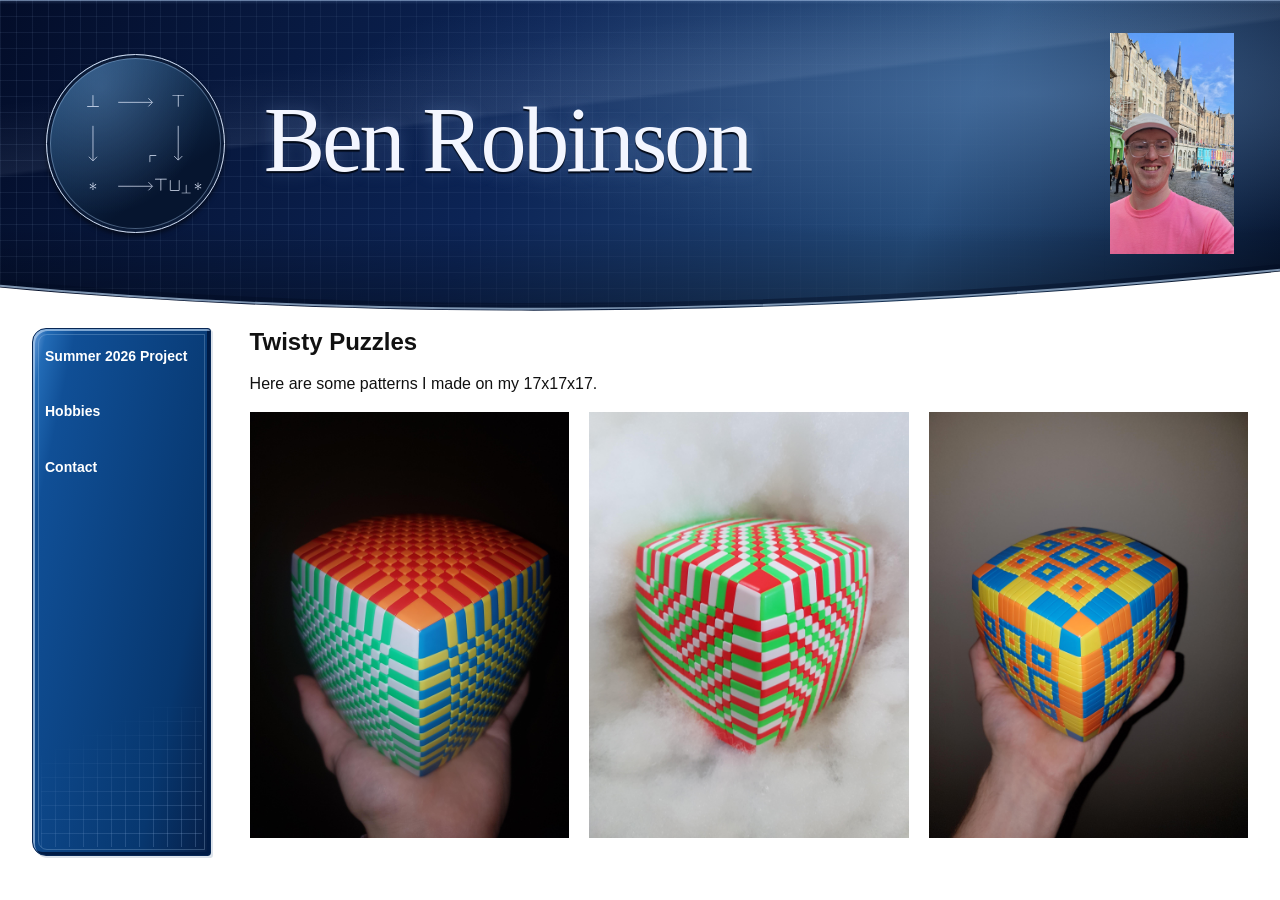
<file: hobbies/twisty-puzzles/index.html>
<!doctype html>
<html lang="en">
<head>
  <meta charset="utf-8">
  <meta name="viewport" content="width=device-width, initial-scale=1">
  <title>Twisty Puzzles | Ben Robinson</title>
  <style>
    :root {
      color-scheme: light;
      font-family: Arial, Helvetica, sans-serif;
      color: #111;
      background: #fff;
    }
    * { box-sizing: border-box; }
    body { margin: 0; min-height: 100vh; }

    .banner {
      position: relative;
      isolation: isolate;
      overflow: hidden;
      padding: clamp(18px, 2.6vw, 38px) clamp(16px, 3.6vw, 58px) 58px;
      background:
        radial-gradient(ellipse at 80% 30%, #719acb66, transparent 48%),
        linear-gradient(112deg, #030d29 0%, #0c2455 40%, #244b7a 72%, #06142e 100%);
    }
    .banner::before {
      content: "";
      position: absolute;
      z-index: -1;
      inset: 0;
      background-image:
        linear-gradient(#a9c5ef16 1px, transparent 1px),
        linear-gradient(90deg, #a9c5ef16 1px, transparent 1px);
      background-size: 16px 16px;
      mask-image: linear-gradient(90deg, #000, #0009 45%, transparent 88%);
      -webkit-mask-image: linear-gradient(90deg, #000, #0009 45%, transparent 88%);
    }
    .banner::after {
      content: "";
      position: absolute;
      z-index: -1;
      inset: 0;
      background:
        linear-gradient(173deg, #d5e6ff00 22%, #d5e6ff13 37%, #d5e6ff00 38%),
        linear-gradient(180deg, #91b8e733, transparent 4px, transparent 72%, #0005);
      box-shadow: inset 0 1px #afc9ed77;
    }
    .banner-inner {
      display: flex;
      align-items: center;
      gap: clamp(20px, 3vw, 48px);
    }
    .diagram-badge {
      display: block;
      flex: 0 0 auto;
      width: clamp(112px, 14vw, 184px);
      aspect-ratio: 1;
      padding: 3px;
      border: 1px solid #d0dcf1;
      border-radius: 50%;
      background:
        radial-gradient(ellipse at 31% 18%, #86b2e445, transparent 62%),
        linear-gradient(145deg, #224e7c, #06152f 70%);
      box-shadow:
        0 3px 5px #0008,
        inset 0 0 0 3px #0b1b38,
        inset 0 0 0 4px #a8c7ed66;
    }
    .cofibre-diagram {
      display: block;
      width: 100%;
      height: 100%;
      fill: #e4edff;
    }
    h1 {
      flex: 1;
      min-width: 0;
      margin: 0;
      padding-bottom: 6px;
      font-family: Georgia, "Times New Roman", serif;
      font-size: clamp(44px, 7.2vw, 104px);
      font-weight: 400;
      line-height: 1;
      letter-spacing: -0.035em;
      color: #f3f6ff;
      text-shadow: 0 2px 1px #020917, 0 0 18px #a0c5ff45;
    }
    .banner h1 a { color: inherit; text-decoration: none; }
    .banner-photo {
      display: block;
      flex: 0 0 auto;
      align-self: flex-start;
      width: clamp(76px, 10vw, 124px);
      height: auto;
      margin-left: auto;
    }
    .banner-curve {
      position: absolute;
      left: 0;
      bottom: -1px;
      display: block;
      width: 100%;
      height: clamp(30px, 4vw, 58px);
      pointer-events: none;
    }

    .layout {
      display: grid;
      grid-template-columns: clamp(104px, 14vw, 210px) minmax(0, 1fr);
      gap: clamp(16px, 3vw, 48px);
      padding: 16px clamp(12px, 2.5vw, 40px) 32px;
      min-height: 64vh;
    }
    .sidebar {
      position: relative;
      overflow: hidden;
      min-height: 320px;
      border: 1px solid #072755;
      border-radius: 14px 3px 3px 14px;
      background:
        linear-gradient(102deg, #6d9fdb 0%, #226bb6 5%, #104f96 15%, #07376f 75%, #061e46 100%);
      box-shadow:
        inset 2px 2px 0 #b6d2f0aa,
        inset -3px -3px 0 #001b45,
        2px 2px 0 #dce3eb;
    }
    .sidebar a {
      position: relative;
      z-index: 1;
      display: block;
      padding: 18px 12px;
      color: #fff;
      font-size: 14px;
      font-weight: bold;
      line-height: 1.4;
      text-decoration: none;
    }
    .sidebar a:hover { text-decoration: underline; }
    .sidebar a:focus-visible { outline: 2px solid white; outline-offset: -6px; }
    .sidebar::before, .sidebar::after { pointer-events: none; }
    .sidebar::before {
      content: "";
      position: absolute;
      inset: 5px;
      border: 1px solid #accded45;
      border-radius: 9px 0 0 9px;
    }
    .sidebar::after {
      content: "";
      position: absolute;
      inset: auto 8px 8px;
      height: 140px;
      background-image:
        linear-gradient(#b4d4ff38 1px, transparent 1px),
        linear-gradient(90deg, #b4d4ff38 1px, transparent 1px);
      background-size: 14px 14px;
      mask-image: linear-gradient(155deg, transparent 20%, #000);
      -webkit-mask-image: linear-gradient(155deg, transparent 20%, #000);
    }
    main { min-width: 0; background: #fff; }
    main p { margin: 0 0 1em; line-height: 1.5; }
    main h2 { margin: 0 0 16px; font-size: 24px; }
    .puzzle-photos {
      display: grid;
      grid-template-columns: repeat(auto-fit, minmax(min(100%, 240px), 1fr));
      align-items: start;
      gap: 20px;
    }
    .puzzle-photos img { display: block; width: 100%; height: auto; }

    @media (max-width: 480px) {
      .banner { padding-bottom: 44px; }
      .banner-inner { gap: 10px; }
      .diagram-badge { width: clamp(56px, 16vw, 76px); }
      h1 { font-size: clamp(24px, 6.5vw, 32px); }
      .banner-photo { width: clamp(56px, 16vw, 76px); }
      .layout {
        grid-template-columns: 104px minmax(0, 1fr);
        gap: 14px;
        padding-top: 10px;
      }
      .sidebar { min-height: 360px; border-radius: 10px 2px 2px 10px; }
    }
    @media (max-width: 300px) {
      .banner-inner { gap: 8px; }
      .diagram-badge { width: 48px; }
      .banner-photo { width: 48px; }
      h1 { font-size: 23px; }
    }
  </style>
</head>
<body>
  <header class="banner">
    <div class="banner-inner">
      <a class="diagram-badge" href="https://ncatlab.org/nlab/show/cofiber" aria-label="About cofibers on nLab">
        <svg class="cofibre-diagram" xmlns="http://www.w3.org/2000/svg" xmlns:xlink="http://www.w3.org/1999/xlink" viewBox="0 0 95.641 96.036" role="img" aria-label="Cofibre commutative diagram">
<defs>
<g>
<symbol overflow="visible" id="glyph0-0">
<path style="stroke:none;" d=""/>
</symbol>
<symbol overflow="visible" id="glyph0-1">
<path style="stroke:none;" d="M 4.078125 -6.296875 C 4.078125 -6.484375 4.078125 -6.65625 3.875 -6.65625 C 3.671875 -6.65625 3.671875 -6.453125 3.671875 -6.296875 L 3.671875 -0.40625 L 0.90625 -0.40625 C 0.75 -0.40625 0.546875 -0.40625 0.546875 -0.203125 C 0.546875 0 0.75 0 0.90625 0 L 6.859375 0 C 7.03125 0 7.203125 0 7.203125 -0.203125 C 7.203125 -0.40625 7.03125 -0.40625 6.859375 -0.40625 L 4.078125 -0.40625 Z M 4.078125 -6.296875 "/>
</symbol>
<symbol overflow="visible" id="glyph0-2">
<path style="stroke:none;" d="M 4.078125 -6.265625 L 6.859375 -6.265625 C 7.03125 -6.265625 7.203125 -6.265625 7.203125 -6.453125 C 7.203125 -6.65625 7.03125 -6.65625 6.859375 -6.65625 L 0.90625 -6.65625 C 0.75 -6.65625 0.546875 -6.65625 0.546875 -6.453125 C 0.546875 -6.265625 0.75 -6.265625 0.90625 -6.265625 L 3.671875 -6.265625 L 3.671875 -0.359375 C 3.671875 -0.203125 3.671875 0 3.875 0 C 4.078125 0 4.078125 -0.171875 4.078125 -0.359375 Z M 4.078125 -6.265625 "/>
</symbol>
<symbol overflow="visible" id="glyph0-3">
<path style="stroke:none;" d="M 2.734375 -4.25 C 2.75 -4.390625 2.75 -4.640625 2.5 -4.640625 C 2.328125 -4.640625 2.203125 -4.5 2.234375 -4.375 L 2.234375 -4.25 L 2.375 -2.703125 L 1.09375 -3.625 C 1 -3.671875 0.984375 -3.703125 0.921875 -3.703125 C 0.78125 -3.703125 0.640625 -3.5625 0.640625 -3.421875 C 0.640625 -3.265625 0.75 -3.21875 0.84375 -3.171875 L 2.265625 -2.5 L 0.890625 -1.828125 C 0.734375 -1.75 0.640625 -1.703125 0.640625 -1.5625 C 0.640625 -1.40625 0.78125 -1.28125 0.921875 -1.28125 C 0.984375 -1.28125 1 -1.28125 1.25 -1.46875 L 2.375 -2.265625 L 2.21875 -0.59375 C 2.21875 -0.390625 2.40625 -0.34375 2.484375 -0.34375 C 2.609375 -0.34375 2.75 -0.40625 2.75 -0.59375 L 2.609375 -2.265625 L 3.875 -1.34375 C 3.96875 -1.296875 3.984375 -1.28125 4.0625 -1.28125 C 4.203125 -1.28125 4.328125 -1.421875 4.328125 -1.5625 C 4.328125 -1.703125 4.234375 -1.75 4.109375 -1.8125 C 3.515625 -2.109375 3.5 -2.109375 2.71875 -2.484375 L 4.09375 -3.15625 C 4.25 -3.234375 4.328125 -3.265625 4.328125 -3.421875 C 4.328125 -3.5625 4.203125 -3.703125 4.0625 -3.703125 C 3.984375 -3.703125 3.96875 -3.703125 3.71875 -3.515625 L 2.609375 -2.703125 Z M 2.734375 -4.25 "/>
</symbol>
<symbol overflow="visible" id="glyph0-4">
<path style="stroke:none;" d="M 6.03125 -5.609375 C 6.03125 -5.78125 6.03125 -5.96875 5.828125 -5.96875 C 5.625 -5.96875 5.625 -5.78125 5.625 -5.609375 L 5.625 -0.40625 L 1 -0.40625 L 1 -5.609375 C 1 -5.78125 1 -5.96875 0.8125 -5.96875 C 0.609375 -5.96875 0.609375 -5.78125 0.609375 -5.609375 L 0.609375 -0.359375 C 0.609375 -0.046875 0.640625 0 0.96875 0 L 5.671875 0 C 6 0 6.03125 -0.03125 6.03125 -0.359375 Z M 6.03125 -5.609375 "/>
</symbol>
<symbol overflow="visible" id="glyph1-0">
<path style="stroke:none;" d=""/>
</symbol>
<symbol overflow="visible" id="glyph1-1">
<path style="stroke:none;" d="M 3.28125 -4.5625 C 3.28125 -4.671875 3.28125 -4.84375 3.109375 -4.84375 C 2.9375 -4.84375 2.9375 -4.671875 2.9375 -4.5625 L 2.9375 -0.34375 L 0.8125 -0.34375 C 0.703125 -0.34375 0.53125 -0.34375 0.53125 -0.171875 C 0.53125 0 0.703125 0 0.8125 0 L 5.40625 0 C 5.515625 0 5.6875 0 5.6875 -0.171875 C 5.6875 -0.34375 5.53125 -0.34375 5.40625 -0.34375 L 3.28125 -0.34375 Z M 3.28125 -4.5625 "/>
</symbol>
<symbol overflow="visible" id="glyph2-0">
<path style="stroke:none;" d=""/>
</symbol>
<symbol overflow="visible" id="glyph2-1">
<path style="stroke:none;" d="M 4.0625 -6.515625 C 4.25 -6.515625 4.421875 -6.515625 4.421875 -6.71875 C 4.421875 -6.921875 4.234375 -6.921875 4.0625 -6.921875 L 0.90625 -6.921875 C 0.59375 -6.921875 0.5625 -6.890625 0.5625 -6.578125 L 0.5625 -3.390625 C 0.5625 -3.21875 0.5625 -3.046875 0.75 -3.046875 C 0.953125 -3.046875 0.953125 -3.265625 0.953125 -3.421875 L 0.953125 -6.515625 Z M 4.0625 -6.515625 "/>
</symbol>
</g>
</defs>
<g id="surface1">
<g>
  <g>
    <rect x="18" y="17" width="12" height="12" fill="transparent"/>
    <use xlink:href="#glyph0-1" x="20.036" y="27.37"/>
  </g>
</g>
<g>
  <g>
    <rect x="65" y="18" width="12" height="12" fill="transparent"/>
    <use xlink:href="#glyph0-2" x="67.857" y="27.37"/>
  </g>
</g>

<g>
  <g>
    <rect x="18" y="66" width="12" height="12" fill="transparent"/>
    <use xlink:href="#glyph0-3" x="21.42" y="74.443"/>
  </g>
</g>

<g>
  <g>
    <rect x="56" y="64" width="30" height="14" fill="transparent"/>
    <use xlink:href="#glyph0-2" x="58.129" y="74.443"/>
    <use xlink:href="#glyph0-4" x="66.435816" y="74.443"/>
    <use xlink:href="#glyph1-1" x="73.073" y="75.938"/>
    <use xlink:href="#glyph0-3" x="80.352" y="74.443"/>
  </g>
</g>
<path style="fill:none;stroke-width:0.39848;stroke-linecap:butt;stroke-linejoin:miter;stroke:#e4edff;stroke-opacity:1;stroke-miterlimit:10;" d="M -9.762406 23.139094 L 9.284469 23.139094 " transform="matrix(1,0,0,-1,47.821,48.018)"/>
<path style="fill:none;stroke-width:0.39848;stroke-linecap:butt;stroke-linejoin:miter;stroke:#e4edff;stroke-opacity:1;stroke-miterlimit:10;" d="M 0.00036875 2.292792 L 2.289431 -0.00017625 L 0.00036875 -2.293145 " transform="matrix(1,0,0,-1,55.01135,24.87873)"/>
<path style="fill:none;stroke-width:0.39848;stroke-linecap:butt;stroke-linejoin:miter;stroke:#e4edff;stroke-opacity:1;stroke-miterlimit:10;" d="M -23.910844 9.959406 L -23.910844 -9.478094 " transform="matrix(1,0,0,-1,47.821,48.018)"/>
<path style="fill:none;stroke-width:0.39848;stroke-linecap:butt;stroke-linejoin:miter;stroke:#e4edff;stroke-opacity:1;stroke-miterlimit:10;" d="M 0.00071 2.292805 L 2.289772 -0.00016375 L 0.00071 -2.293132 " transform="matrix(0,1,1,0,23.91032,55.40554)"/>
<path style="fill:none;stroke-width:0.39848;stroke-linecap:butt;stroke-linejoin:miter;stroke:#e4edff;stroke-opacity:1;stroke-miterlimit:10;" d="M 23.909469 9.959406 L 23.909469 -9.083562 " transform="matrix(1,0,0,-1,47.821,48.018)"/>
<path style="fill:none;stroke-width:0.39848;stroke-linecap:butt;stroke-linejoin:miter;stroke:#e4edff;stroke-opacity:1;stroke-miterlimit:10;" d="M 0.00053875 2.291758 L 2.289601 -0.00121125 L 0.00053875 -2.290274 " transform="matrix(0,1,1,0,71.73168,55.01118)"/>
<g>
  <path style="fill:none;stroke-width:0.39848;stroke-linecap:butt;stroke-linejoin:miter;stroke:#e4edff;stroke-opacity:1;stroke-miterlimit:10;" d="M -9.762406 -23.935125 L 9.284469 -23.935125 " transform="matrix(1,0,0,-1,47.821,48.018)"/>
  <path style="fill:none;stroke-width:0.39848;stroke-linecap:butt;stroke-linejoin:miter;stroke:#e4edff;stroke-opacity:1;stroke-miterlimit:10;" d="M 0.00036875 2.292744 L 2.289431 -0.000225 L 0.00036875 -2.293194 " transform="matrix(1,0,0,-1,55.01135,71.9529)"/>
  <g style="fill:#e4edff;fill-opacity:1;">
    <use xlink:href="#glyph2-1" x="55.093" y="61.478"/>
  </g>
</g>
</g>
</svg>
      </a>
      <h1><a class="home-link" href="../../index.html">Ben Robinson</a></h1>
      <img class="banner-photo" src="../../Ben.jpg" alt="Ben Robinson wearing a white cap and pink shirt" width="1440" height="2560">
    </div>
    <svg class="banner-curve" viewBox="0 0 1440 80" preserveAspectRatio="none" aria-hidden="true">
      <path d="M0 33 C360 79 860 91 1440 8" fill="none" stroke="#020c21" stroke-width="10" opacity=".4"/>
      <path d="M0 37 C360 83 860 95 1440 12" fill="none" stroke="#9db7d4" stroke-width="3" opacity=".8"/>
      <path d="M0 40 C360 86 860 98 1440 15 L1440 80 L0 80 Z" fill="#fff"/>
    </svg>
  </header>
  <div class="layout">
    <aside class="sidebar" aria-label="Sidebar">
      <a href="../../Robinson_CDT_Project.pdf">Summer 2026 Project</a>
      <a href="../../hobbies/index.html">Hobbies</a>
      <a href="../../contact/index.html">Contact</a>
    </aside>
    <main>
      <h2>Twisty Puzzles</h2>
      <p>Here are some patterns I made on my 17x17x17.</p>
      <div class="puzzle-photos">
        <img src="checker.jpg" alt="A large twisty puzzle with checkerboard patterns on its faces, held in one hand" width="3024" height="4032" decoding="async">
        <img src="hohoh.jpg" alt="A large twisty puzzle with red, green and white patterns, resting on white fabric" width="3024" height="4032" loading="lazy" decoding="async">
        <img src="quilt.jpg" alt="A large twisty puzzle with blue, yellow and orange quilt-like patterns, held in one hand" width="3024" height="4032" loading="lazy" decoding="async">
      </div>
    </main>
  </div>
</body>
</html>
</file>
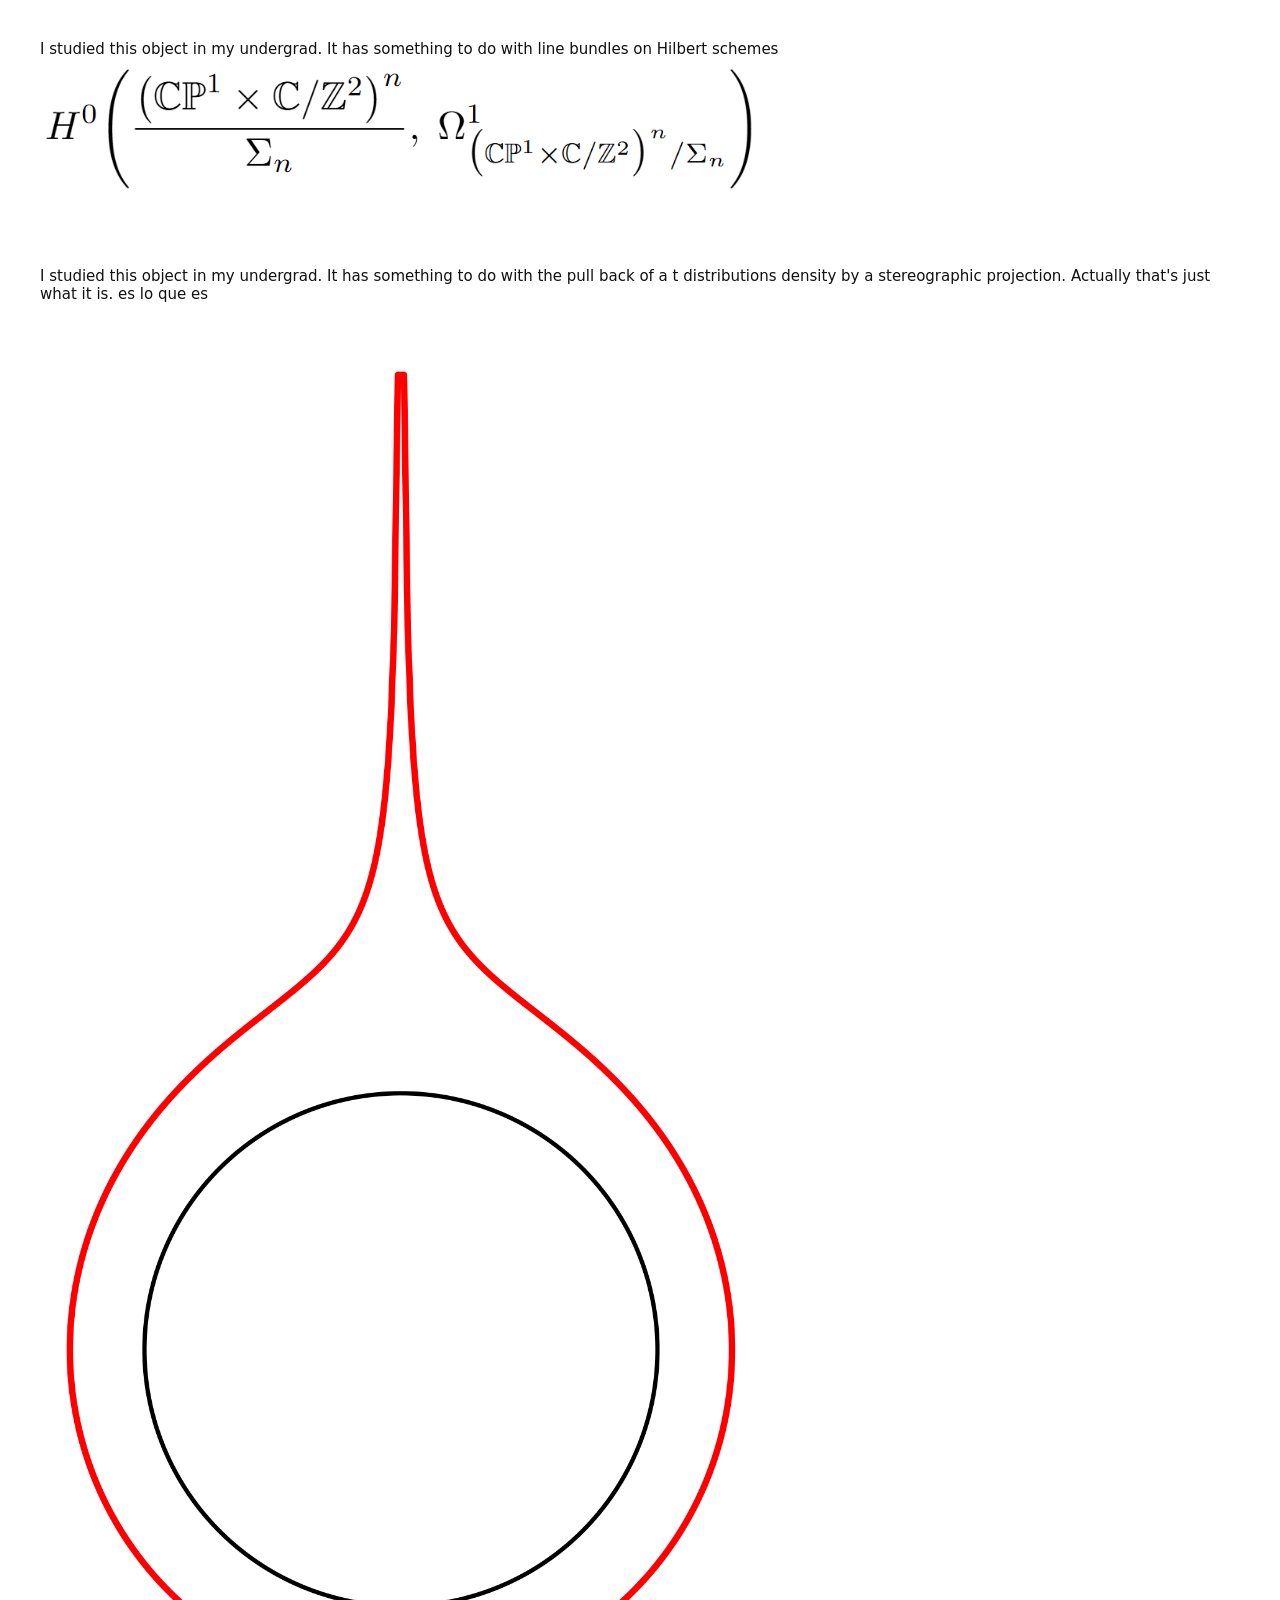
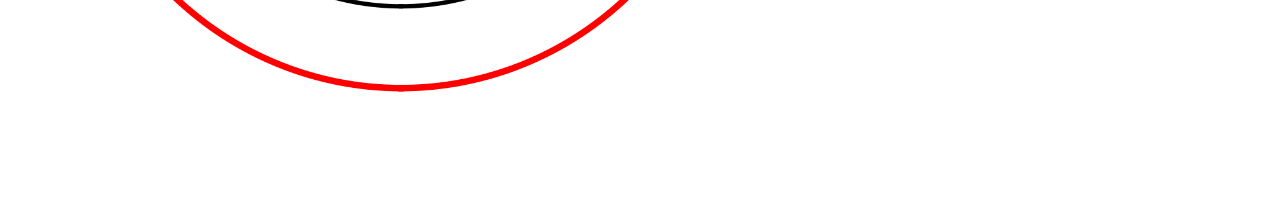
<file: cofibre.html>
<!DOCTYPE html>
<html lang="en">
  <head>
    <meta charset="UTF-8">
    <title>Diagrams</title>
    <style>
      body {
        margin: 40px;
        font-family: system-ui, -apple-system, BlinkMacSystemFont, "Segoe UI", sans-serif;
        background: white;
        color: #111;
      }

      .figure {
        margin-bottom: 60px;
      }

      .caption {
        font-size: 15px;
        margin-bottom: 10px;
      }

      .figure img {
        max-width: 60%;
        height: auto;
        display: block;
      }
    </style>
  </head>

  <body>

    <div class="figure">
      <div class="caption">I studied this object in my undergrad. It has something to do with line bundles on Hilbert schemes</div>
      <img src="assets/diagrams/picard.png" alt="Picard diagram">
    </div>

    <div class="figure">
      <div class="caption">I studied this object in my undergrad. It has something to do with the pull back of a t distributions density by a stereographic projection. Actually that's just what it is. es lo que es</div>
      <img src="assets/diagrams/pullback.png" alt="Pullback diagram">
    </div>

  </body>
</html>
</file>
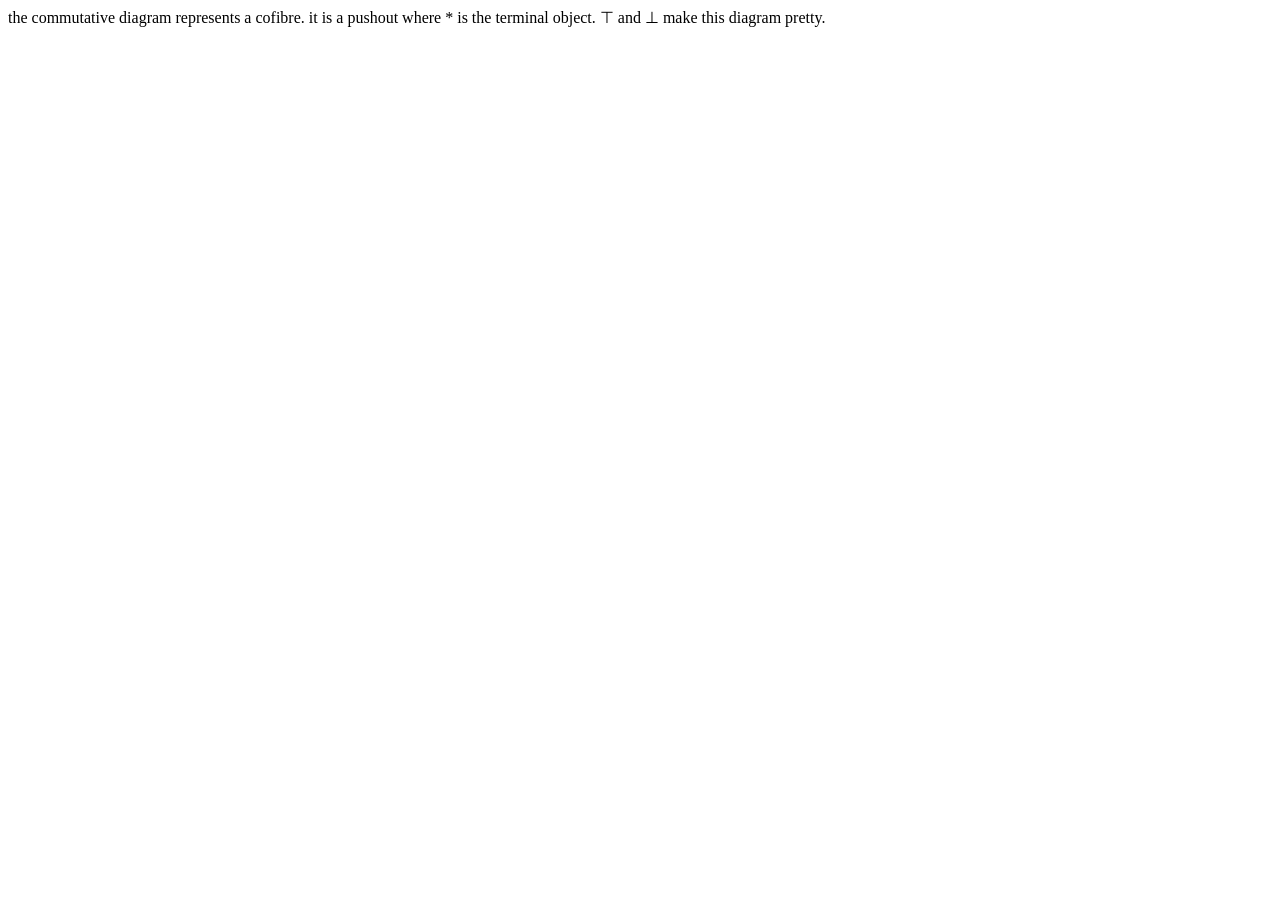
<file: perp.html>
<!DOCTYPE html>
<html>
  <head>
   <meta charset="utf-8">
  </head>

  <body>
    the commutative diagram represents a cofibre. it is a pushout where * is the terminal object. ⊤ and ⊥ make this diagram pretty.  
  </body>
</html>
</file>
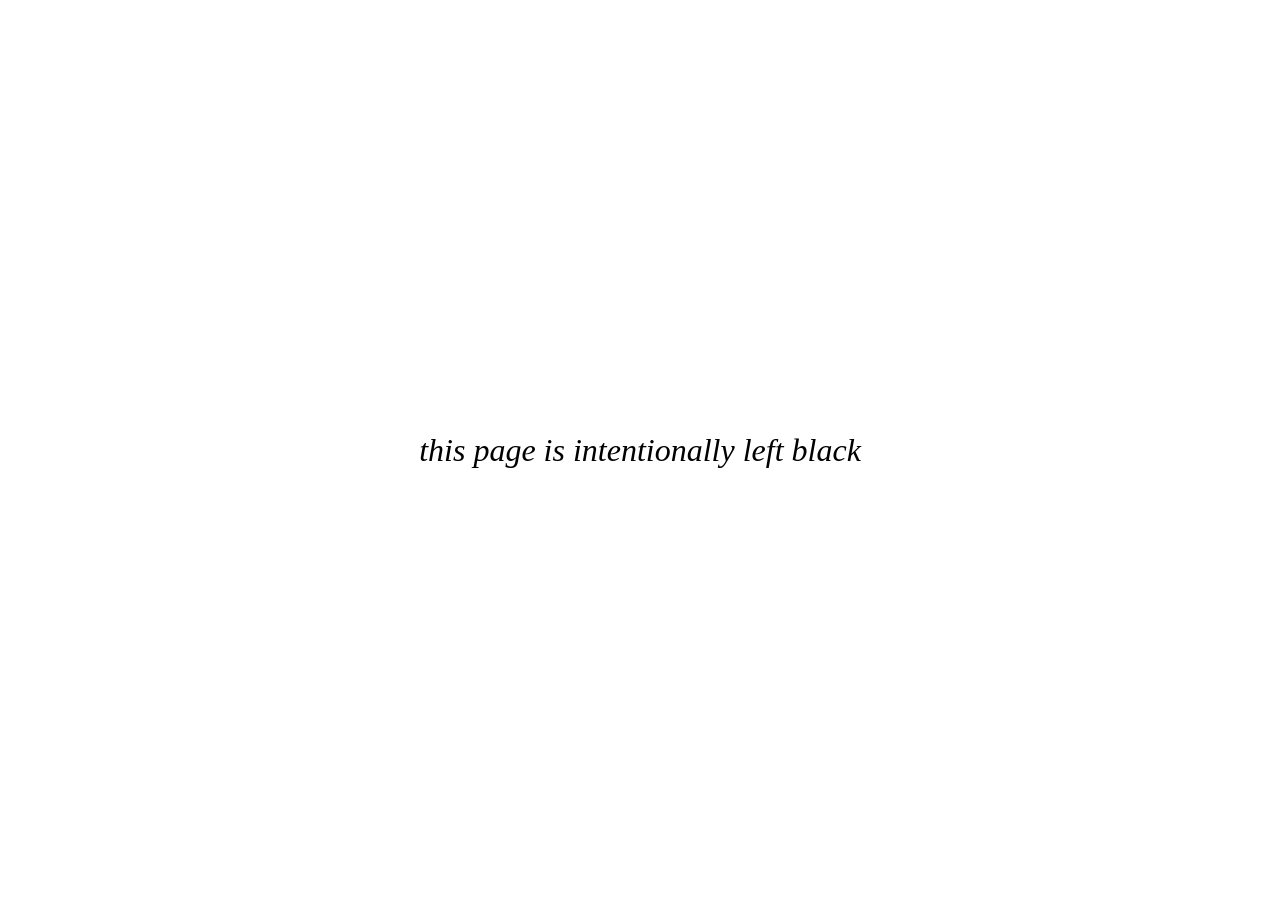
<file: star.html>
<!DOCTYPE html>
<html>
  <head>
    <meta charset="utf-8">
    <style>
      body {
        margin: 0;
        height: 100vh;
        display: flex;
        align-items: center;      /* vertical centering */
        justify-content: center;  /* horizontal centering */
        font-size: 2rem;
      }
    </style>
  </head>

  <body>
    <em>this page is intentionally left black</em>
  </body>
</html>
</file>
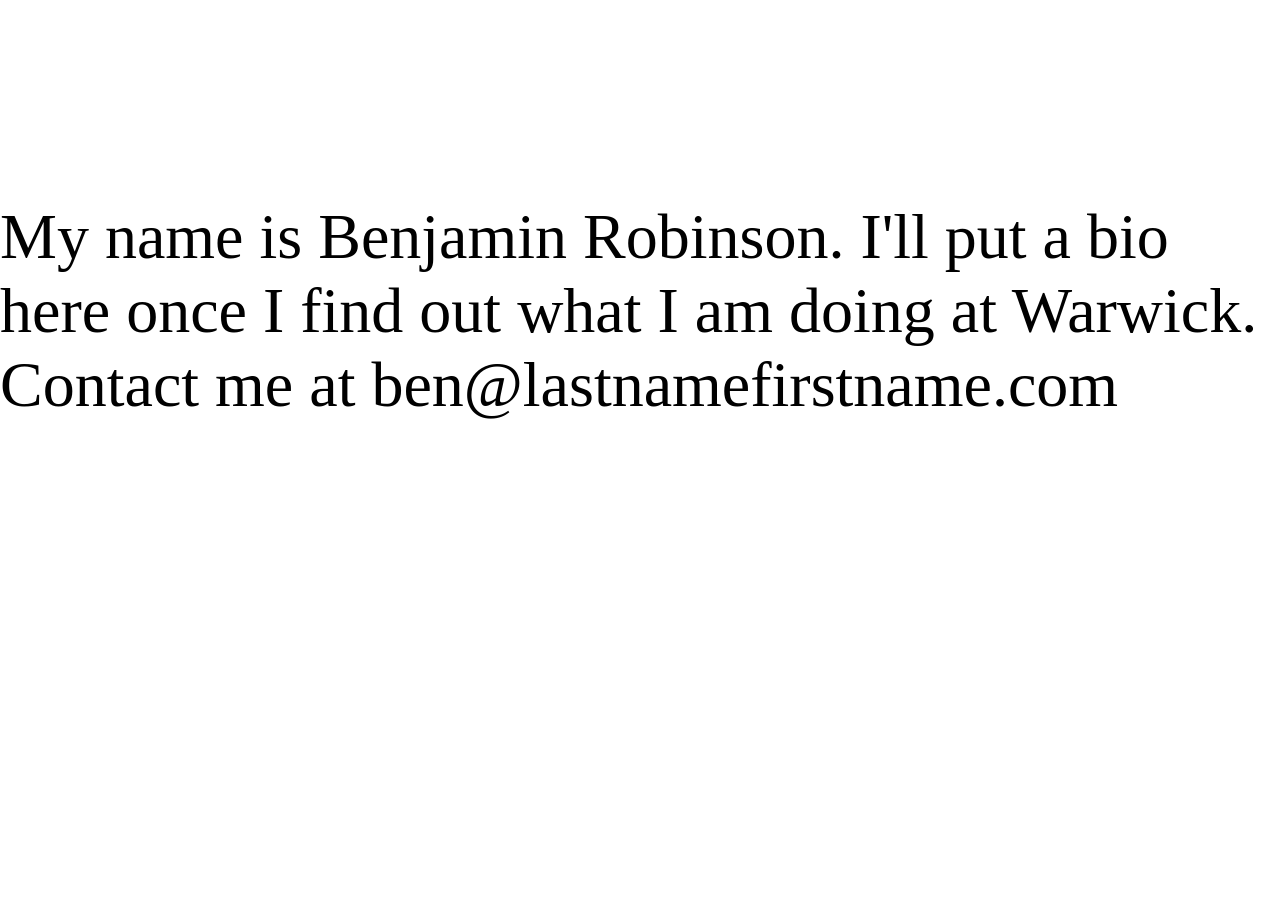
<file: top.html>
<!DOCTYPE html>
<html>
  <head>
    <meta charset="utf-8">
    <style>
      body {
        margin: 0;
        height: 69vh;
        display: flex;
        align-items: center;      /* vertical centering */
        justify-content: center;  /* horizontal centering */
        font-size: 4rem;
      }

      .genealogy-link {
        color: inherit;
        font: inherit;
        text-decoration: none;
      }
    </style>
  </head>

  <body>
    <div>My name is Benjamin Robinson. I'll put a bio here once I find out what I am doing at Warwick. Contact me at ben@lastnamefirstname.com</div>
  </body>
</html>
</file>
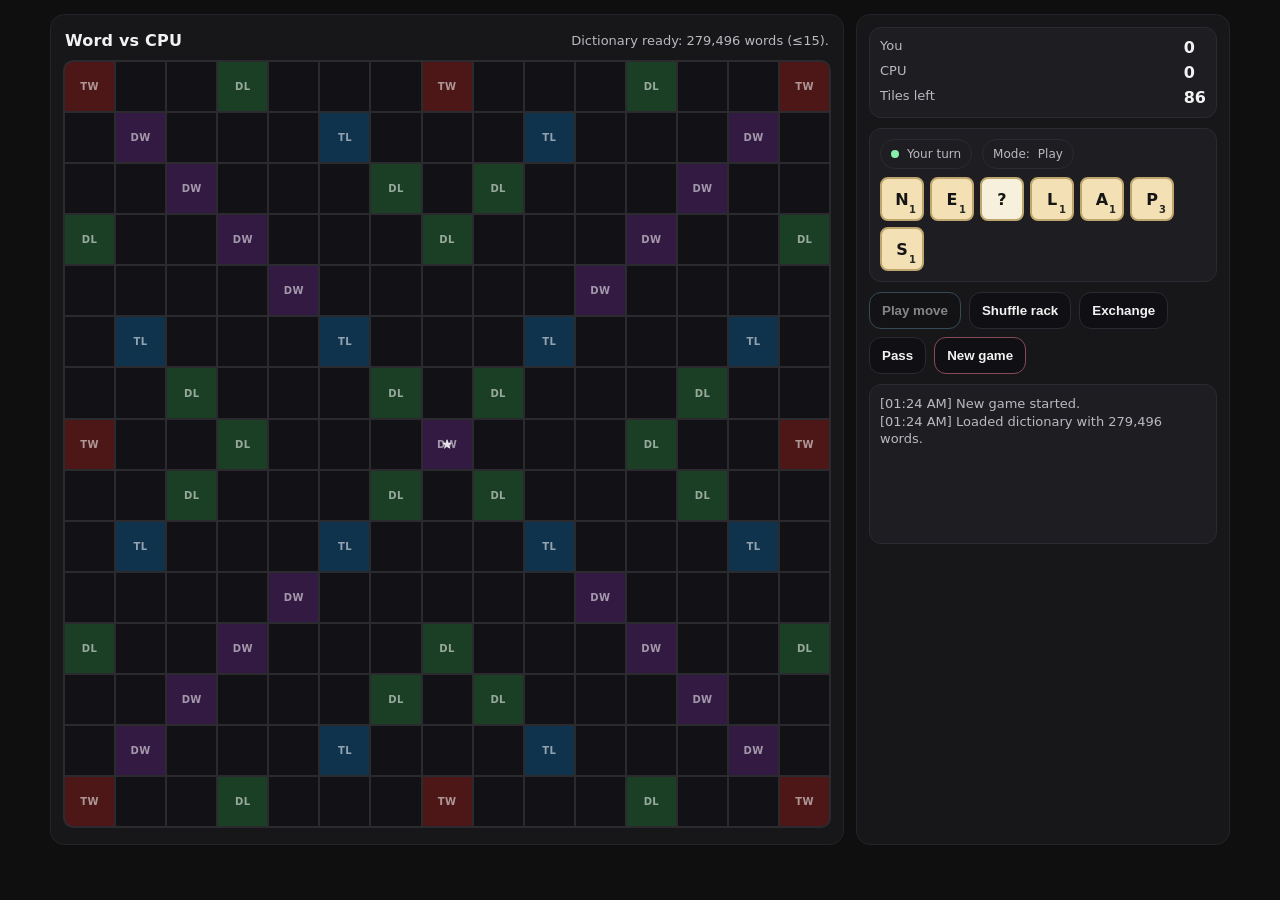
<file: word.html>
<!doctype html>
<html lang="en">
<head>
<meta charset="utf-8" />
<meta name="viewport" content="width=device-width,initial-scale=1" />
<title>Scrabble vs CPU (CSW)</title>
<style>
  :root{
    --bg:#0f0f10; --panel:#171719; --panel2:#1e1e22;
    --txt:#f2f2f2; --muted:#b9b9c0;
    --grid:#2a2a2f; --cell:#121216;
    --tw:#5a1b1b; --dw:#3c1f4f; --tl:#123b5a; --dl:#1f4a2c;
    --accent:#7dd3fc; --danger:#fb7185; --ok:#86efac;
    --tile:#f3e1b5; --tileTxt:#151515; --tileBorder:#bfa66e;
    --tileBlank:#f7f0dc;
  }
  *{ box-sizing:border-box; }
  body{
    margin:0; background:var(--bg); color:var(--txt);
    font-family: system-ui, -apple-system, Segoe UI, Roboto, Arial, sans-serif;
    display:flex; justify-content:center;
  }
  .wrap{ width:min(1200px, 98vw); padding:14px 10px 24px; }
  .top{
    display:flex; gap:12px; align-items:stretch;
    flex-wrap:wrap;
  }
  .boardWrap{
    background:var(--panel);
    border:1px solid #232329;
    border-radius:14px;
    padding:12px;
    flex: 1 1 740px;
  }
  .side{
    background:var(--panel);
    border:1px solid #232329;
    border-radius:14px;
    padding:12px;
    flex: 1 1 320px;
    min-width:320px;
    display:flex;
    flex-direction:column;
    gap:10px;
  }
  .hdr{
    display:flex; align-items:center; justify-content:space-between;
    gap:10px; padding:4px 2px 10px;
  }
  .title{ font-weight:700; letter-spacing:.2px; }
  .status{ color:var(--muted); font-size:13px; }
  .board{
    display:grid;
    grid-template-columns: repeat(15, 1fr);
    gap:2px;
    background:var(--grid);
    border:2px solid var(--grid);
    border-radius:10px;
    overflow:hidden;
    user-select:none;
  }
  .sq{
    aspect-ratio:1/1;
    background:var(--cell);
    display:flex;
    align-items:center;
    justify-content:center;
    position:relative;
    cursor:pointer;
  }
  .sq:hover{ outline:2px solid rgba(125,211,252,.18); outline-offset:-2px; }
  .sq[data-prem="TW"]{ background:color-mix(in srgb, var(--tw) 85%, #000); }
  .sq[data-prem="DW"]{ background:color-mix(in srgb, var(--dw) 85%, #000); }
  .sq[data-prem="TL"]{ background:color-mix(in srgb, var(--tl) 85%, #000); }
  .sq[data-prem="DL"]{ background:color-mix(in srgb, var(--dl) 85%, #000); }
  .premTxt{
    position:absolute; inset:0;
    display:flex; align-items:center; justify-content:center;
    font-size:10px; color:rgba(255,255,255,.55);
    font-weight:700;
    letter-spacing:.4px;
    pointer-events:none;
  }
  .centerStar{
    position:absolute; font-size:14px; opacity:.9;
  }
  .tile{
    width:100%; height:100%;
    display:flex; align-items:center; justify-content:center;
    background:var(--tile);
    color:var(--tileTxt);
    border:2px solid var(--tileBorder);
    border-radius:6px;
    font-weight:900;
    font-size:18px;
    position:relative;
    transform: translateZ(0);
  }
  .tile.blank{ background:var(--tileBlank); }
  .pts{
    position:absolute; right:4px; bottom:2px;
    font-size:10px; font-weight:800;
    opacity:.9;
  }
  .pendingOutline{
    outline:2px solid var(--accent);
    outline-offset:-2px;
  }
  .rackPanel{
    background:var(--panel2);
    border:1px solid #2a2a32;
    border-radius:12px;
    padding:10px;
  }
  .rackRow{
    display:flex; gap:6px; flex-wrap:wrap;
  }
  .rackTile{
    width:44px; height:44px;
    border-radius:8px;
    cursor:pointer;
    display:flex; align-items:center; justify-content:center;
    background:var(--tile);
    border:2px solid var(--tileBorder);
    color:var(--tileTxt);
    font-weight:900;
    position:relative;
    user-select:none;
  }
  .rackTile.blank{ background:var(--tileBlank); }
  .rackTile.sel{ outline:3px solid var(--accent); outline-offset:1px; }
  .rackTile.exSel{ outline:3px solid #fbbf24; outline-offset:1px; }
  .rackTile .pts{ right:6px; bottom:4px; }
  .btnRow{ display:flex; gap:8px; flex-wrap:wrap; }
  button{
    appearance:none; border:1px solid #2a2a32;
    background:#101014; color:var(--txt);
    padding:10px 12px; border-radius:12px;
    font-weight:700; cursor:pointer;
  }
  button:hover{ border-color:#3a3a45; }
  button:disabled{ opacity:.5; cursor:not-allowed; }
  .btnPrimary{ border-color:color-mix(in srgb, var(--accent) 50%, #2a2a32); }
  .btnDanger{ border-color:color-mix(in srgb, var(--danger) 45%, #2a2a32); }
  .mini{
    font-size:12px; color:var(--muted);
    display:flex; gap:10px; flex-wrap:wrap;
  }
  .scoreBox{
    display:grid;
    grid-template-columns: 1fr auto;
    gap:6px 10px;
    padding:10px;
    border-radius:12px;
    background:var(--panel2);
    border:1px solid #2a2a32;
  }
  .scoreName{ color:var(--muted); font-size:13px; }
  .scoreVal{ font-weight:900; }
  .log{
    background:var(--panel2);
    border:1px solid #2a2a32;
    border-radius:12px;
    padding:10px;
    min-height:160px;
    max-height:320px;
    overflow:auto;
    font-size:13px;
    line-height:1.35;
    color:var(--muted);
    white-space:pre-wrap;
  }
  .badge{
    display:inline-flex;
    align-items:center;
    gap:8px;
    padding:7px 10px;
    border-radius:999px;
    border:1px solid #2a2a32;
    background:var(--panel2);
    color:var(--muted);
    font-size:12px;
  }
  .dot{ width:8px; height:8px; border-radius:50%; background:#666; }
  .dot.ok{ background:var(--ok); }
  .dot.wait{ background:#fbbf24; }
  .dot.bad{ background:var(--danger); }
  .toast{
    margin-top:4px;
    font-size:13px;
    color:var(--muted);
  }
</style>
</head>
<body>
<div class="wrap">
  <div class="top">
    <div class="boardWrap">
      <div class="hdr">
        <div class="title">Word vs CPU</div>
        <div class="status" id="statusLine">Loading dictionary…</div>
      </div>
      <div class="board" id="board"></div>
      <div class="toast" id="toast"></div>
    </div>

    <div class="side">
      <div class="scoreBox">
        <div class="scoreName">You</div><div class="scoreVal" id="scoreHuman">0</div>
        <div class="scoreName">CPU</div><div class="scoreVal" id="scoreAI">0</div>
        <div class="scoreName">Tiles left</div><div class="scoreVal" id="tilesLeft">100</div>
      </div>

      <div class="rackPanel">
        <div class="mini">
          <span class="badge"><span class="dot" id="turnDot"></span><span id="turnTxt">…</span></span>
          <span class="badge">Mode: <span id="modeTxt">Play</span></span>
        </div>
        <div style="height:8px"></div>
        <div class="rackRow" id="rack"></div>
      </div>

      <div class="btnRow">
        <button class="btnPrimary" id="btnPlay">Play move</button>
        <button id="btnShuffle">Shuffle rack</button>
        <button id="btnExchange">Exchange</button>
        <button id="btnPass">Pass</button>
        <button class="btnDanger" id="btnNew">New game</button>
      </div>

      <div class="log" id="log"></div>
    </div>
  </div>
</div>

<script>
(() => {
  // -----------------------------
  // Premium board (standard word)
  // -----------------------------
  const PREMIUM = [
    ["TW","","","DL","","","","TW","","","","DL","","","TW"],
    ["","DW","","","","TL","","","","TL","","","","DW",""],
    ["","","DW","","","","DL","","DL","","","","DW","",""],
    ["DL","","","DW","","","","DL","","","","DW","","","DL"],
    ["","","","","DW","","","","","","DW","","","",""],
    ["","TL","","","","TL","","","","TL","","","","TL",""],
    ["","","DL","","","","DL","","DL","","","","DL","",""],
    ["TW","","","DL","","","","DW","","","","DL","","","TW"],
    ["","","DL","","","","DL","","DL","","","","DL","",""],
    ["","TL","","","","TL","","","","TL","","","","TL",""],
    ["","","","","DW","","","","","","DW","","","",""],
    ["DL","","","DW","","","","DL","","","","DW","","","DL"],
    ["","","DW","","","","DL","","DL","","","","DW","",""],
    ["","DW","","","","TL","","","","TL","","","","DW",""],
    ["TW","","","DL","","","","TW","","","","DL","","","TW"],
  ];

  function letterMul(p){ return (p==="DL")?2 : (p==="TL")?3 : 1; }
  function wordMul(p){ return (p==="DW")?2 : (p==="TW")?3 : 1; }

  // -----------------------------
  // Tiles (English word distribution)
  // -----------------------------
  const TILE_INFO = [
    ["A",9,1], ["B",2,3], ["C",2,3], ["D",4,2], ["E",12,1], ["F",2,4], ["G",3,2],
    ["H",2,4], ["I",9,1], ["J",1,8], ["K",1,5], ["L",4,1], ["M",2,3], ["N",6,1],
    ["O",8,1], ["P",2,3], ["Q",1,10],["R",6,1], ["S",4,1], ["T",6,1], ["U",4,1],
    ["V",2,4], ["W",2,4], ["X",1,8], ["Y",2,4], ["Z",1,10], ["_",2,0],
  ];
  const VALUE = Object.fromEntries(TILE_INFO.map(([L,_,v]) => [L,v]));

  // A tiny rack-leave heuristic so CPU doesn't always dump synergy.
  // Positive = good to keep, negative = bad to keep.
  const LEAVE = {
    "E":0.5,"A":0.3,"I":0.2,"O":0.2,"U":0.1,
    "R":0.3,"S":0.35,"T":0.25,"N":0.2,"L":0.15,"D":0.05,
    "G":0.05,"M":0.05,"H":-0.05,"C":-0.05,"P":-0.1,
    "B":-0.15,"F":-0.2,"V":-0.35,"W":-0.3,"Y":-0.15,
    "K":-0.4,"J":-0.7,"X":-0.4,"Z":-0.5,"Q":-1.2,"_":0.0
  };

  // -----------------------------
  // DOM
  // -----------------------------
  const $board = document.getElementById("board");
  const $rack = document.getElementById("rack");
  const $status = document.getElementById("statusLine");
  const $toast = document.getElementById("toast");
  const $log = document.getElementById("log");
  const $scoreHuman = document.getElementById("scoreHuman");
  const $scoreAI = document.getElementById("scoreAI");
  const $tilesLeft = document.getElementById("tilesLeft");
  const $btnPlay = document.getElementById("btnPlay");
  const $btnShuffle = document.getElementById("btnShuffle");
  const $btnExchange = document.getElementById("btnExchange");
  const $btnPass = document.getElementById("btnPass");
  const $btnNew = document.getElementById("btnNew");
  const $turnTxt = document.getElementById("turnTxt");
  const $turnDot = document.getElementById("turnDot");
  const $modeTxt = document.getElementById("modeTxt");

  // -----------------------------
  // State
  // -----------------------------
  const SIZE = 15;
  const CENTER = {r:7,c:7};

  let dictSet = null;
  let wordsByLen = Array.from({length: 16}, () => []);
  let posIndex = Array.from({length: 16}, () => null); // posIndex[L][pos][ch] -> array of indices into wordsByLen[L]

  let board = null; // 15x15 of {tile|null, prem}
  let bag = [];
  let humanRack = [];
  let aiRack = [];
  let scoreHuman = 0;
  let scoreAI = 0;
  let current = "HUMAN"; // HUMAN or AI
  let gameOver = false;
  let passesInRow = 0;

  // pending placements (human)
  // key "r,c" => tile object
  let pending = new Map();
  let selectedRackIndex = null;
  let mode = "PLAY"; // PLAY or EXCHANGE
  let exchangeSel = new Set(); // indices in rack

  // -----------------------------
  // Helpers
  // -----------------------------
  function toast(msg, ok=true){
    $toast.textContent = msg || "";
    $toast.style.color = ok ? "var(--muted)" : "var(--danger)";
    if(msg){
      setTimeout(() => { if($toast.textContent===msg) $toast.textContent=""; }, 2500);
    }
  }
  function log(msg){
    const t = new Date().toLocaleTimeString([], {hour:"2-digit", minute:"2-digit"});
    $log.textContent = `[${t}] ${msg}\n` + $log.textContent;
  }
  function inBounds(r,c){ return r>=0 && r<SIZE && c>=0 && c<SIZE; }
  function keyOf(r,c){ return `${r},${c}`; }

  function shuffle(arr){
    for(let i=arr.length-1;i>0;i--){
      const j = (Math.random()*(i+1))|0;
      [arr[i],arr[j]] = [arr[j],arr[i]];
    }
    return arr;
  }

  function cloneTile(t){
    return { letter:t.letter, value:t.value, isBlank:t.isBlank, id:t.id };
  }

  function tileFromLetter(L){
    if(L === "_") return {letter:"_", value:0, isBlank:true, id: crypto.randomUUID()};
    return {letter:L, value:VALUE[L], isBlank:false, id: crypto.randomUUID()};
  }

  function buildBag(){
    const tiles = [];
    for(const [L,count,val] of TILE_INFO){
      for(let i=0;i<count;i++){
        tiles.push({letter:L, value:val, isBlank:(L==="_"), id: crypto.randomUUID()});
      }
    }
    return shuffle(tiles);
  }

  function drawTiles(rack, n){
    while(n>0 && bag.length>0 && rack.length<7){
      rack.push(bag.pop());
      n--;
    }
  }

  function initBoard(){
    const b = [];
    for(let r=0;r<SIZE;r++){
      const row = [];
      for(let c=0;c<SIZE;c++){
        row.push({ tile:null, prem: PREMIUM[r][c] || "" });
      }
      b.push(row);
    }
    return b;
  }

  function isBoardEmpty(){
    for(let r=0;r<SIZE;r++){
      for(let c=0;c<SIZE;c++){
        if(board[r][c].tile) return false;
      }
    }
    return true;
  }

  function getCellTile(r,c){
    if(!inBounds(r,c)) return null;
    const k = keyOf(r,c);
    if(pending.has(k)) return pending.get(k);
    return board[r][c].tile;
  }

  function getCellLetter(r,c){
    const t = getCellTile(r,c);
    return t ? t.letter : null;
  }

  function neighbors(r,c){
    return [
      [r-1,c],[r+1,c],[r,c-1],[r,c+1]
    ].filter(([rr,cc])=>inBounds(rr,cc));
  }

  function computeAnchors(){
    const anchors = Array.from({length:SIZE},()=>Array(SIZE).fill(false));
    if(isBoardEmpty()){
      anchors[CENTER.r][CENTER.c] = true;
      return anchors;
    }
    for(let r=0;r<SIZE;r++){
      for(let c=0;c<SIZE;c++){
        if(board[r][c].tile) continue;
        for(const [rr,cc] of neighbors(r,c)){
          if(board[rr][cc].tile){
            anchors[r][c] = true; break;
          }
        }
      }
    }
    return anchors;
  }

  function computeCrossMasks(){
    // crossH[r][c]: allowed letters if placing H at (r,c) (so we validate vertical cross word)
    // crossV[r][c]: allowed letters if placing V at (r,c) (validate horizontal cross word)
    const all = (1<<26)-1;
    const crossH = Array.from({length:SIZE},()=>Array(SIZE).fill(0));
    const crossV = Array.from({length:SIZE},()=>Array(SIZE).fill(0));

    for(let r=0;r<SIZE;r++){
      for(let c=0;c<SIZE;c++){
        if(board[r][c].tile) continue;

        // vertical word around (r,c)
        let up = "";
        for(let rr=r-1; rr>=0 && board[rr][c].tile; rr--) up = board[rr][c].tile.letter + up;
        let down = "";
        for(let rr=r+1; rr<SIZE && board[rr][c].tile; rr++) down += board[rr][c].tile.letter;

        if(up==="" && down===""){
          crossH[r][c] = all;
        }else{
          let mask = 0;
          for(let i=0;i<26;i++){
            const ch = String.fromCharCode(65+i);
            const w = up + ch + down;
            if(dictSet.has(w)) mask |= (1<<i);
          }
          crossH[r][c] = mask;
        }

        // horizontal word around (r,c)
        let left = "";
        for(let cc=c-1; cc>=0 && board[r][cc].tile; cc--) left = board[r][cc].tile.letter + left;
        let right = "";
        for(let cc=c+1; cc<SIZE && board[r][cc].tile; cc++) right += board[r][cc].tile.letter;

        if(left==="" && right===""){
          crossV[r][c] = all;
        }else{
          let mask = 0;
          for(let i=0;i<26;i++){
            const ch = String.fromCharCode(65+i);
            const w = left + ch + right;
            if(dictSet.has(w)) mask |= (1<<i);
          }
          crossV[r][c] = mask;
        }
      }
    }
    return {crossH, crossV};
  }

  function rackCounts(rack){
    const cnt = new Array(26).fill(0);
    let blanks = 0;
    for(const t of rack){
      if(t.letter === "_") blanks++;
      else cnt[t.letter.charCodeAt(0)-65]++;
    }
    return {cnt, blanks};
  }

  function canPayLetters(needCnt, needBlanks, rackCnt){
    // needCnt: Array26 counts for actual letters, needBlanks not used here (we'll handle below)
    // rackCnt: {cnt, blanks}
    let blanks = rackCnt.blanks;
    for(let i=0;i<26;i++){
      const have = rackCnt.cnt[i];
      const need = needCnt[i];
      if(need <= have) continue;
      const extra = need - have;
      blanks -= extra;
      if(blanks < 0) return false;
    }
    return true;
  }

  function buildWordFromLine(startR, startC, dr, dc){
    // assumes (startR,startC) is within the word; extends backward then forward using current board+pending
    let r=startR, c=startC;
    while(inBounds(r-dr,c-dc) && getCellTile(r-dr,c-dc)) { r-=dr; c-=dc; }
    let word = "";
    const cells = [];
    while(inBounds(r,c) && getCellTile(r,c)){
      word += getCellTile(r,c).letter;
      cells.push([r,c]);
      r+=dr; c+=dc;
    }
    return {word, cells};
  }

  function isMoveConnected(newTiles){
    if(isBoardEmpty()){
      // must cover center
      for(const {r,c} of newTiles){
        if(r===CENTER.r && c===CENTER.c) return true;
      }
      return false;
    }
    for(const {r,c} of newTiles){
      for(const [rr,cc] of neighbors(r,c)){
        if(board[rr][cc].tile) return true;
      }
    }
    // also connected if main word includes existing tiles, but if newTiles are in line with existing letters, adjacency will happen anyway.
    return false;
  }

  function validateHumanPending(){
    const newTiles = [];
    for(const [k,t] of pending){
      const [r,c] = k.split(",").map(Number);
      newTiles.push({r,c,tile:t});
    }
    if(newTiles.length===0){
      return {ok:false, msg:"No tiles placed. Use Pass/Exchange instead."};
    }

    // Determine orientation
    let allR = newTiles.every(x=>x.r===newTiles[0].r);
    let allC = newTiles.every(x=>x.c===newTiles[0].c);
    let dir = null;
    if(newTiles.length===1){
      // orientation inferred by adjacency if possible; default horizontal
      dir = "H";
    }else{
      if(!allR && !allC) return {ok:false, msg:"Tiles must be in one row or one column."};
      dir = allR ? "H" : "V";
    }

    // Ensure no overlap with existing
    for(const {r,c} of newTiles){
      if(board[r][c].tile) return {ok:false, msg:"You placed on an occupied square."};
    }

    // Check contiguity (no gaps between extremes)
    if(dir==="H"){
      const r = newTiles[0].r;
      const cols = newTiles.map(x=>x.c);
      const minC = Math.min(...cols), maxC = Math.max(...cols);
      for(let c=minC;c<=maxC;c++){
        if(!getCellTile(r,c)) return {ok:false, msg:"Your word has a gap. Fill all squares between."};
      }
    }else{
      const c = newTiles[0].c;
      const rows = newTiles.map(x=>x.r);
      const minR = Math.min(...rows), maxR = Math.max(...rows);
      for(let r=minR;r<=maxR;r++){
        if(!getCellTile(r,c)) return {ok:false, msg:"Your word has a gap. Fill all squares between."};
      }
    }

    // First move must cover center
    if(isBoardEmpty()){
      let covers = newTiles.some(x=>x.r===CENTER.r && x.c===CENTER.c);
      if(!covers) return {ok:false, msg:"First move must cover the center star."};
    }

    // Must connect to existing tiles if not first move
    if(!isMoveConnected(newTiles)){
      return {ok:false, msg:"Move must touch existing tiles."};
    }

    // Build main word from any one new tile
    const seed = newTiles[0];
    const dr = (dir==="V")?1:0;
    const dc = (dir==="H")?1:0;
    const main = buildWordFromLine(seed.r, seed.c, dr, dc);
    if(main.word.length < 2) return {ok:false, msg:"Move must create a word of length ≥ 2."};
    if(!dictSet.has(main.word)) return {ok:false, msg:`Main word not in dictionary: ${main.word}`};

    // Validate cross words
    const madeWords = new Set([main.word]);
    for(const {r,c} of newTiles){
      const cross = buildWordFromLine(r,c, dc, dr); // perpendicular
      if(cross.word.length>=2){
        if(!dictSet.has(cross.word)) return {ok:false, msg:`Invalid cross word: ${cross.word}`};
        madeWords.add(cross.word);
      }
    }

    // Score
    const score = scoreMove(newTiles, dir);
    return {ok:true, dir, newTiles, score, words:[...madeWords]};
  }

  function scoreMove(newTiles, dir){
    // newTiles: [{r,c,tile}]
    const newSet = new Set(newTiles.map(x=>keyOf(x.r,x.c)));
    const dr = (dir==="V")?1:0;
    const dc = (dir==="H")?1:0;

    // main word cells
    const seed = newTiles[0];
    const main = buildWordFromLine(seed.r, seed.c, dr, dc);

    // Main word score
    let sum = 0;
    let wMult = 1;
    for(const [r,c] of main.cells){
      const t = getCellTile(r,c);
      const isNew = newSet.has(keyOf(r,c));
      const prem = board[r][c].prem;
      const lm = isNew ? letterMul(prem) : 1;
      const wm = isNew ? wordMul(prem) : 1;
      sum += (t.value * lm);
      wMult *= wm;
    }
    let total = sum * wMult;

    // Cross word scores
    for(const {r,c} of newTiles){
      const cross = buildWordFromLine(r,c, dc, dr);
      if(cross.word.length>=2){
        let s = 0;
        let wm = 1;
        for(const [rr,cc] of cross.cells){
          const t = getCellTile(rr,cc);
          const isThisNew = (rr===r && cc===c);
          const prem = board[rr][cc].prem;
          const lm = isThisNew ? letterMul(prem) : 1;
          const w = isThisNew ? wordMul(prem) : 1;
          s += (t.value * lm);
          wm *= w;
        }
        total += s * wm;
      }
    }

    // Bingo
    if(newTiles.length === 7) total += 50;
    return total;
  }

  function commitHumanMove(result){
    // place pending tiles onto board
    for(const {r,c,tile} of result.newTiles){
      board[r][c].tile = tile;
    }
    pending.clear();
    selectedRackIndex = null;
    exchangeSel.clear();

    scoreHuman += result.score;
    passesInRow = 0;
    drawTiles(humanRack, 7);

    log(`You played ${result.words[0]} (+${result.score}). Words: ${result.words.join(", ")}`);
    nextTurn();
  }

  function commitAIMove(move){
    for(const p of move.placements){
      board[p.r][p.c].tile = p.tile;
    }
    scoreAI += move.score;
    passesInRow = 0;
    drawTiles(aiRack, 7);

    log(`CPU played ${move.mainWord} (+${move.score}).`);
    nextTurn();
  }

  function endGame(reason){
    gameOver = true;
    current = "DONE";
    // Endgame scoring
    const humanLeft = humanRack.reduce((s,t)=>s+t.value,0);
    const aiLeft = aiRack.reduce((s,t)=>s+t.value,0);

    // Standard: subtract remaining tiles; if someone went out, they get opponent's remainder too.
    // We'll do: both subtract; if reason says who went out, add opponent remainder.
    scoreHuman -= humanLeft;
    scoreAI -= aiLeft;

    if(reason === "HUMAN_OUT"){
      scoreHuman += aiLeft;
    }else if(reason === "AI_OUT"){
      scoreAI += humanLeft;
    }

    render();
    const winner = (scoreHuman>scoreAI) ? "You win" : (scoreAI>scoreHuman) ? "CPU wins" : "Tie";
    log(`Game over (${reason}). ${winner}. Final: You ${scoreHuman}, CPU ${scoreAI}.`);
    toast(`Game over. ${winner}.`, true);
  }

  function checkEndConditions(){
    // If bag empty and someone has no tiles
    if(bag.length===0){
      if(humanRack.length===0) return endGame("HUMAN_OUT");
      if(aiRack.length===0) return endGame("AI_OUT");
    }
    // Too many passes ends
    if(passesInRow >= 6){
      return endGame("PASSES");
    }
  }

  // -----------------------------
  // Rendering
  // -----------------------------
  function renderBoard(){
    $board.innerHTML = "";
    for(let r=0;r<SIZE;r++){
      for(let c=0;c<SIZE;c++){
        const sq = document.createElement("div");
        sq.className = "sq";
        sq.dataset.r = r;
        sq.dataset.c = c;
        sq.dataset.prem = board[r][c].prem;

        const prem = board[r][c].prem;
        if(prem){
          const t = document.createElement("div");
          t.className = "premTxt";
          t.textContent = prem;
          sq.appendChild(t);
        }
        if(r===CENTER.r && c===CENTER.c && !board[r][c].tile){
          const star = document.createElement("div");
          star.className = "centerStar";
          star.textContent = "★";
          sq.appendChild(star);
        }

        const k = keyOf(r,c);
        const pendingTile = pending.get(k);
        const placed = board[r][c].tile;

        const tile = pendingTile || placed;
        if(tile){
          const t = document.createElement("div");
          t.className = "tile" + (tile.isBlank ? " blank" : "");
          t.textContent = (tile.letter === "_" ? "?" : tile.letter);
          const pts = document.createElement("div");
          pts.className = "pts";
          pts.textContent = tile.value ? tile.value : "";
          t.appendChild(pts);
          if(pendingTile) t.classList.add("pendingOutline");
          sq.appendChild(t);
        }

        sq.addEventListener("click", onBoardClick);
        $board.appendChild(sq);
      }
    }
  }

  function renderRack(){
    $rack.innerHTML = "";
    humanRack.forEach((t, idx) => {
      const el = document.createElement("div");
      el.className = "rackTile" + (t.isBlank ? " blank" : "");
      el.textContent = (t.letter === "_" ? "?" : t.letter);
      const pts = document.createElement("div");
      pts.className = "pts";
      pts.textContent = t.value ? t.value : "";
      el.appendChild(pts);

      if(mode==="PLAY" && selectedRackIndex===idx) el.classList.add("sel");
      if(mode==="EXCHANGE" && exchangeSel.has(idx)) el.classList.add("exSel");

      el.addEventListener("click", () => onRackClick(idx));
      $rack.appendChild(el);
    });
  }

  function render(){
    $scoreHuman.textContent = scoreHuman;
    $scoreAI.textContent = scoreAI;
    $tilesLeft.textContent = bag.length;

    $modeTxt.textContent = mode==="PLAY" ? "Play" : "Exchange";
    if(gameOver){
      $turnTxt.textContent = "Game over";
      $turnDot.className = "dot bad";
    }else if(current==="HUMAN"){
      $turnTxt.textContent = "Your turn";
      $turnDot.className = "dot ok";
    }else{
      $turnTxt.textContent = "CPU thinking…";
      $turnDot.className = "dot wait";
    }

    const canAct = (!gameOver && current==="HUMAN");
    $btnPlay.disabled = !canAct || pending.size===0 || mode!=="PLAY";
    $btnShuffle.disabled = !canAct || mode!=="PLAY";
    $btnPass.disabled = !canAct;
    $btnExchange.disabled = !canAct;

    renderBoard();
    renderRack();
  }

  // -----------------------------
  // UI interactions
  // -----------------------------
  function onRackClick(idx){
    if(gameOver || current!=="HUMAN") return;

    if(mode==="PLAY"){
      if(selectedRackIndex===idx) selectedRackIndex = null;
      else selectedRackIndex = idx;
      render();
      return;
    }

    if(mode==="EXCHANGE"){
      if(exchangeSel.has(idx)) exchangeSel.delete(idx);
      else exchangeSel.add(idx);
      render();
      return;
    }
  }

  function onBoardClick(e){
    if(gameOver || current!=="HUMAN") return;
    if(mode!=="PLAY") return;

    const r = Number(e.currentTarget.dataset.r);
    const c = Number(e.currentTarget.dataset.c);
    const k = keyOf(r,c);

    if(board[r][c].tile){
      // can't edit placed tiles
      return;
    }

    if(pending.has(k)){
      // remove pending tile back to rack (append)
      const t = pending.get(k);
      pending.delete(k);
      humanRack.push(t);
      selectedRackIndex = null;
      render();
      return;
    }

    if(selectedRackIndex===null) return;
    if(selectedRackIndex<0 || selectedRackIndex>=humanRack.length) return;

    const t = humanRack.splice(selectedRackIndex, 1)[0];
    selectedRackIndex = null;

    // if blank, ask for letter now
    if(t.letter === "_"){
      let chosen = prompt("Blank tile: choose letter A–Z").toUpperCase().trim();
      if(!/^[A-Z]$/.test(chosen)){
        // cancel -> return tile
        humanRack.push(t);
        toast("Blank placement cancelled.", false);
        render();
        return;
      }
      t.letter = chosen;
      t.isBlank = true;
      t.value = 0;
    }

    pending.set(k, t);
    render();
  }

  $btnShuffle.addEventListener("click", () => {
    if(gameOver || current!=="HUMAN" || mode!=="PLAY") return;
    shuffle(humanRack);
    selectedRackIndex = null;
    render();
  });

  $btnPlay.addEventListener("click", () => {
    if(gameOver || current!=="HUMAN" || mode!=="PLAY") return;
    const res = validateHumanPending();
    if(!res.ok){
      toast(res.msg, false);
      return;
    }
    commitHumanMove(res);
  });

  $btnPass.addEventListener("click", () => {
    if(gameOver || current!=="HUMAN") return;
    if(pending.size>0){
      toast("Remove placed tiles before passing.", false);
      return;
    }
    // exit exchange mode if active
    mode = "PLAY";
    exchangeSel.clear();
    selectedRackIndex = null;

    passesInRow++;
    log("You passed.");
    nextTurn();
  });

  $btnExchange.addEventListener("click", () => {
    if(gameOver || current!=="HUMAN") return;
    if(pending.size>0){
      toast("Finish or undo your move before exchanging.", false);
      return;
    }
    if(bag.length < 7){
      toast("You can only exchange when 7+ tiles remain in the bag.", false);
      return;
    }

    if(mode==="PLAY"){
      mode = "EXCHANGE";
      exchangeSel.clear();
      selectedRackIndex = null;
      toast("Select rack tiles to exchange, then click Exchange again.");
      render();
      return;
    }

    // mode === EXCHANGE: execute
    if(exchangeSel.size===0){
      mode = "PLAY";
      toast("Exchange cancelled.");
      render();
      return;
    }

    const take = [...exchangeSel].sort((a,b)=>b-a).map(i => humanRack.splice(i,1)[0]);
    exchangeSel.clear();
    mode = "PLAY";

    // put exchanged tiles back to bag and reshuffle
    bag.push(...take);
    shuffle(bag);

    // draw replacements
    drawTiles(humanRack, 7);

    passesInRow++;
    log(`You exchanged ${take.length} tile(s).`);
    nextTurn();
  });

  $btnNew.addEventListener("click", () => {
    startNewGame();
  });

  // -----------------------------
  // Turn flow
  // -----------------------------
  function nextTurn(){
    checkEndConditions();
    if(gameOver) return;

    current = (current==="HUMAN") ? "AI" : "HUMAN";
    pending.clear();
    selectedRackIndex = null;
    mode = "PLAY";
    exchangeSel.clear();

    render();

    if(current==="AI"){
      // small delay so UI updates
      setTimeout(aiTurn, 50);
    }
  }

  // -----------------------------
  // CPU AI
  // -----------------------------
  function aiTurn(){
    if(gameOver || current!=="AI") return;

    const startTime = performance.now();
    const anchors = computeAnchors();
    const {crossH, crossV} = computeCrossMasks();

    const move = findBestAIMove(aiRack, anchors, crossH, crossV, startTime);

    if(!move){
      // exchange if possible and rack is ugly; else pass
      if(bag.length>=7){
        // swap up to 3 worst leaves
        const scored = aiRack.map((t,i)=>({i, bad:(LEAVE[t.letter] ?? 0) - (t.value*0.02)}));
        scored.sort((a,b)=>a.bad-b.bad);
        const k = Math.min(3, scored.length);
        const idxs = scored.slice(0,k).map(x=>x.i).sort((a,b)=>b-a);
        const tossed = idxs.map(i=>aiRack.splice(i,1)[0]);
        bag.push(...tossed);
        shuffle(bag);
        drawTiles(aiRack, 7);
        passesInRow++;
        log(`CPU exchanged ${tossed.length} tile(s).`);
      }else{
        passesInRow++;
        log("CPU passed.");
      }
      nextTurn();
      return;
    }

    // Remove used tiles from aiRack
    // (match by id)
    const usedIds = new Set(move.usedTileIds);
    aiRack = aiRack.filter(t => !usedIds.has(t.id));

    commitAIMove(move);
  }

  function findBestAIMove(rack, anchors, crossH, crossV, startTime){
    // Strategy:
    // 1) Search "hook" moves that share at least one existing board letter (pivot).
    // 2) Fallback: if board empty, just best rack word through center.
    // 3) Small time limit to keep UI snappy.
    const TIME_BUDGET_MS = 900; // crank this up if you want stronger AI and can tolerate delay

    if(isBoardEmpty()){
      return findBestFirstMove(rack);
    }

    const rackCnt = rackCounts(rack);
    let best = null;

    // Gather pivot cells (occupied)
    const pivots = [];
    for(let r=0;r<SIZE;r++){
      for(let c=0;c<SIZE;c++){
        if(board[r][c].tile) pivots.push([r,c, board[r][c].tile.letter]);
      }
    }

    // Evaluate placements that include a pivot for both directions
    for(const dir of ["H","V"]){
      const dr = (dir==="V")?1:0;
      const dc = (dir==="H")?1:0;
      const crossMaskGrid = (dir==="H") ? crossH : crossV;

      for(const [pr,pc,plet] of pivots){
        // Quick skip: if along this direction there is no empty cell near pivot, many placements will be dead.
        let hasSpace = false;
        for(let step=1; step<=7; step++){
          const r1 = pr - dr*step, c1 = pc - dc*step;
          const r2 = pr + dr*step, c2 = pc + dc*step;
          if(inBounds(r1,c1) && !board[r1][c1].tile) { hasSpace=true; break; }
          if(inBounds(r2,c2) && !board[r2][c2].tile) { hasSpace=true; break; }
        }
        if(!hasSpace) continue;

        const lineFixed = (dir==="H")
          ? (idx) => board[pr][idx].tile ? board[pr][idx].tile.letter : null
          : (idx) => board[idx][pc].tile ? board[idx][pc].tile.letter : null;

        // try all start/end windows that include pivot and have <=7 empties
        const pivotPos = (dir==="H") ? pc : pr;

        for(let start=0; start<SIZE; start++){
          for(let end=start+1; end<SIZE; end++){
            const L = end-start+1;
            if(L<2 || L>15) continue;

            // must include pivot
            if(!(start<=pivotPos && pivotPos<=end)) continue;

            // boundary must be empty/outside to avoid extending
            if(start>0 && lineFixed(start-1)) continue;
            if(end<SIZE-1 && lineFixed(end+1)) continue;

            // count empties and fixed positions
            let empties = 0;
            const fixed = []; // [offset, letter]
            let includesAnchorEmpty = false;

            for(let pos=start; pos<=end; pos++){
              const Ltr = lineFixed(pos);
              const offset = pos-start;
              if(Ltr){
                fixed.push([offset, Ltr]);
              }else{
                empties++;
                // does this empty square touch existing? anchor grid is global
                const rr = (dir==="H") ? pr : pos;
                const cc = (dir==="H") ? pos : pc;
                if(anchors[rr][cc]) includesAnchorEmpty = true;
              }
            }

            // must place at least one tile and cannot exceed rack
            if(empties===0 || empties>7) continue;

            // must touch via anchors (safety): some plays might only share letters and no anchor empties, but those are still connected.
            // We'll allow either: (a) has at least one empty anchor, or (b) window includes existing tiles (it does).
            // So no extra condition here.

            // Choose smallest candidate list among fixed positions for indexing
            let candidateList = null;
            if(fixed.length>0){
              let bestFixed = null;
              let bestSize = Infinity;
              for(const [off,ch] of fixed){
                const arr = posIndex[L]?.[off]?.[ch.charCodeAt(0)-65];
                if(!arr || arr.length===0){ bestSize = 0; bestFixed = null; break; }
                if(arr.length < bestSize){
                  bestSize = arr.length;
                  bestFixed = [off,ch,arr];
                }
              }
              if(!bestFixed) continue;
              candidateList = bestFixed[2];
            }else{
              // no fixed letters in window -> skip in hook-search
              continue;
            }

            // Iterate candidates
            for(const idx of candidateList){
              if(performance.now() - startTime > TIME_BUDGET_MS) return best;

              const w = wordsByLen[L][idx];

              // verify all fixed letters match
              let ok = true;
              for(const [off,ch] of fixed){
                if(w[off] !== ch){ ok=false; break; }
              }
              if(!ok) continue;

              // verify placement legality: cross masks, anchors, and rack payment
              const need = new Array(26).fill(0);
              const placements = [];
              const usedTileIds = [];
              let localBlanks = rackCnt.blanks;
              const localCnt = rackCnt.cnt.slice();

              for(let pos=start; pos<=end; pos++){
                const offset = pos-start;
                const ch = w[offset];
                const Ltr = lineFixed(pos);

                const rr = (dir==="H") ? pr : pos;
                const cc = (dir==="H") ? pos : pc;

                if(Ltr){
                  // fixed square
                  continue;
                }else{
                  // check cross constraint
                  const mask = crossMaskGrid[rr][cc];
                  const bit = 1<<(ch.charCodeAt(0)-65);
                  if((mask & bit)===0){ ok=false; break; }

                  // pay from rack (prefer exact letter)
                  const li = ch.charCodeAt(0)-65;
                  if(localCnt[li] > 0){
                    localCnt[li]--;
                    // take an actual tile object from rack later; record letter needed now
                    placements.push({r:rr,c:cc, letter:ch, useBlank:false});
                  }else if(localBlanks > 0){
                    localBlanks--;
                    placements.push({r:rr,c:cc, letter:ch, useBlank:true});
                  }else{
                    ok=false; break;
                  }
                }
              }
              if(!ok) continue;

              // must cover at least one anchor empty square (real word connectivity via touch/cross)
              // If it shares letters only, it's still connected, but typically it will also be anchored.
              // We'll enforce: at least one newly placed tile is on an anchor square.
              if(!placements.some(p => anchors[p.r][p.c])) continue;

              // Build actual tile objects from rack to place
              // (we choose tiles to match letters; blanks become chosen letter)
              const rackCopy = rack.map(t => t);
              const finalPlacements = [];
              for(const p of placements){
                if(!p.useBlank){
                  const j = rackCopy.findIndex(t => t.letter===p.letter);
                  if(j<0){ ok=false; break; }
                  const tile = rackCopy.splice(j,1)[0];
                  finalPlacements.push({r:p.r,c:p.c,tile:cloneTile(tile)});
                  usedTileIds.push(tile.id);
                }else{
                  const j = rackCopy.findIndex(t => t.letter==="_");
                  if(j<0){ ok=false; break; }
                  const tile = rackCopy.splice(j,1)[0];
                  const t2 = cloneTile(tile);
                  t2.letter = p.letter;
                  t2.isBlank = true;
                  t2.value = 0;
                  finalPlacements.push({r:p.r,c:p.c,tile:t2});
                  usedTileIds.push(tile.id);
                }
              }
              if(!ok) continue;

              // Temporarily apply for scoring and cross-word validation safety:
              // (cross masks guarantee perpendicular words are valid, and main word is from dict)
              // Still, we need to ensure we didn't create a 1-letter-only move; anchor rule already prevents that.
              // Compute score by simulating pending tiles in a temporary way:
              const tempKeys = [];
              for(const fp of finalPlacements){
                const k = keyOf(fp.r,fp.c);
                pending.set(k, fp.tile); // reuse pending as scratch
                tempKeys.push(k);
              }

              const score = scoreMove(finalPlacements.map(p => ({r:p.r,c:p.c,tile:p.tile})), dir);

              // cleanup scratch
              for(const k of tempKeys) pending.delete(k);

              // rack leave heuristic
              const leave = rackCopy.reduce((s,t)=>s+(LEAVE[t.letter] ?? 0), 0);
              const totalScore = score + leave;

              if(!best || totalScore > best.totalScore){
                best = {
                  dir,
                  placements: finalPlacements,
                  score,
                  totalScore,
                  mainWord: w,
                  usedTileIds
                };
              }
            }
          }
        }
      }
    }

    // Fallback: try parallel/adjacent plays from anchors using rack-only words (shorter).
    // This helps avoid CPU "stuck" when best is a parallel move.
    if(!best){
      best = findAnchorRackPlay(rack, anchors, crossH, crossV, startTime, TIME_BUDGET_MS);
    }

    return best;
  }

  function findBestFirstMove(rack){
    // Place the best-scoring rack word through center horizontally.
    const rackCnt = rackCounts(rack);
    let best = null;

    for(let L=2; L<=7; L++){
      for(const w of wordsByLen[L]){
        // can rack pay?
        const need = new Array(26).fill(0);
        for(let i=0;i<w.length;i++) need[w.charCodeAt(i)-65]++;
        if(!canPayLetters(need,0,rackCnt)) continue;

        // choose placement so it covers center: startC = centerC - k
        for(let k=0;k<L;k++){
          const startC = CENTER.c - k;
          const startR = CENTER.r;
          if(startC<0 || startC+L>SIZE) continue;

          // Build placements for empty board: all letters are new tiles
          const rackCopy = rack.map(t => t);
          const placements = [];
          const usedTileIds = [];

          let ok = true;
          for(let i=0;i<L;i++){
            const ch = w[i];
            let j = rackCopy.findIndex(t=>t.letter===ch);
            if(j>=0){
              const tile = rackCopy.splice(j,1)[0];
              placements.push({r:startR, c:startC+i, tile:cloneTile(tile)});
              usedTileIds.push(tile.id);
            }else{
              j = rackCopy.findIndex(t=>t.letter==="_");
              if(j<0){ ok=false; break; }
              const tile = rackCopy.splice(j,1)[0];
              const t2 = cloneTile(tile);
              t2.letter = ch; t2.isBlank = true; t2.value = 0;
              placements.push({r:startR, c:startC+i, tile:t2});
              usedTileIds.push(tile.id);
            }
          }
          if(!ok) continue;

          // score on empty board:
          const tempKeys = [];
          for(const p of placements){
            const k2 = keyOf(p.r,p.c);
            pending.set(k2, p.tile);
            tempKeys.push(k2);
          }
          const score = scoreMove(placements.map(p=>({r:p.r,c:p.c,tile:p.tile})), "H");
          for(const k2 of tempKeys) pending.delete(k2);

          const leave = rackCopy.reduce((s,t)=>s+(LEAVE[t.letter] ?? 0), 0);
          const totalScore = score + leave;

          if(!best || totalScore>best.totalScore){
            best = {dir:"H", placements, score, totalScore, mainWord:w, usedTileIds};
          }
        }
      }
    }

    return best;
  }

  function findAnchorRackPlay(rack, anchors, crossH, crossV, startTime, budgetMs){
    // Consider rack-only words length 2..7 placed through an anchor square (no shared letter required),
    // validating cross constraints as we go.
    const rackCnt = rackCounts(rack);

    // Precompute rack-only candidate words (still reasonably small in practice)
    const rackWords = [];
    for(let L=2; L<=7; L++){
      for(const w of wordsByLen[L]){
        const need = new Array(26).fill(0);
        for(let i=0;i<L;i++) need[w.charCodeAt(i)-65]++;
        if(canPayLetters(need,0,rackCnt)) rackWords.push(w);
      }
    }
    // try higher score potential first
    rackWords.sort((a,b)=>b.length-a.length);

    let best = null;

    for(const dir of ["H","V"]){
      const dr = (dir==="V")?1:0;
      const dc = (dir==="H")?1:0;
      const crossMaskGrid = (dir==="H") ? crossH : crossV;

      // anchors only
      for(let r=0;r<SIZE;r++){
        for(let c=0;c<SIZE;c++){
          if(!anchors[r][c]) continue;
          if(board[r][c].tile) continue;

          const anchorPos = (dir==="H") ? c : r;
          const lineIdx = (dir==="H") ? r : c;

          // for each rack word, try placements that include anchor cell
          for(const w of rackWords){
            if(performance.now() - startTime > budgetMs) return best;

            const L = w.length;
            for(let k=0;k<L;k++){
              const startPos = anchorPos - k;
              const endPos = startPos + L - 1;
              if(startPos<0 || endPos>=SIZE) continue;

              // boundary check (no extension)
              const beforePos = startPos-1;
              const afterPos = endPos+1;
              if(beforePos>=0){
                const br = (dir==="H") ? lineIdx : beforePos;
                const bc = (dir==="H") ? beforePos : lineIdx;
                if(board[br][bc].tile) continue;
              }
              if(afterPos<SIZE){
                const ar = (dir==="H") ? lineIdx : afterPos;
                const ac = (dir==="H") ? afterPos : lineIdx;
                if(board[ar][ac].tile) continue;
              }

              // all squares in span must be empty (since it's rack-only play)
              let ok = true;
              for(let i=0;i<L;i++){
                const pos = startPos + i;
                const rr = (dir==="H") ? lineIdx : pos;
                const cc = (dir==="H") ? pos : lineIdx;
                if(board[rr][cc].tile){ ok=false; break; }
              }
              if(!ok) continue;

              // cross constraints for each placed tile
              for(let i=0;i<L;i++){
                const pos = startPos + i;
                const rr = (dir==="H") ? lineIdx : pos;
                const cc = (dir==="H") ? pos : lineIdx;
                const ch = w[i];
                const mask = crossMaskGrid[rr][cc];
                const bit = 1<<(ch.charCodeAt(0)-65);
                if((mask & bit)===0){ ok=false; break; }
              }
              if(!ok) continue;

              // pay tiles from rack
              const rackCopy = rack.map(t=>t);
              const placements = [];
              const usedTileIds = [];

              for(let i=0;i<L;i++){
                const ch = w[i];
                let j = rackCopy.findIndex(t=>t.letter===ch);
                if(j>=0){
                  const tile = rackCopy.splice(j,1)[0];
                  const rr = (dir==="H") ? lineIdx : (startPos+i);
                  const cc = (dir==="H") ? (startPos+i) : lineIdx;
                  placements.push({r:rr,c:cc,tile:cloneTile(tile)});
                  usedTileIds.push(tile.id);
                }else{
                  j = rackCopy.findIndex(t=>t.letter==="_");
                  if(j<0){ ok=false; break; }
                  const tile = rackCopy.splice(j,1)[0];
                  const t2 = cloneTile(tile);
                  t2.letter = ch; t2.isBlank = true; t2.value = 0;
                  const rr = (dir==="H") ? lineIdx : (startPos+i);
                  const cc = (dir==="H") ? (startPos+i) : lineIdx;
                  placements.push({r:rr,c:cc,tile:t2});
                  usedTileIds.push(tile.id);
                }
              }
              if(!ok) continue;

              // scratch-score
              const tempKeys = [];
              for(const p of placements){
                const k2 = keyOf(p.r,p.c);
                pending.set(k2, p.tile);
                tempKeys.push(k2);
              }
              // main word is rack-only and in dict; cross masks guarantee cross words
              const score = scoreMove(placements.map(p=>({r:p.r,c:p.c,tile:p.tile})), dir);
              for(const k2 of tempKeys) pending.delete(k2);

              const leave = rackCopy.reduce((s,t)=>s+(LEAVE[t.letter] ?? 0), 0);
              const totalScore = score + leave;

              if(!best || totalScore>best.totalScore){
                best = {dir, placements, score, totalScore, mainWord:w, usedTileIds};
              }
            }
          }
        }
      }
    }

    return best;
  }

  // -----------------------------
  // Dictionary loading
  // -----------------------------
  async function loadDictionary(){
    $status.textContent = "Loading csw.txt …";
    try{
      const res = await fetch("csw.txt", {cache:"force-cache"});
      if(!res.ok) throw new Error(`HTTP ${res.status}`);
      const text = await res.text();
      const raw = text.split(/\r?\n/);

      const words = [];
      for(const line of raw){
        const w = line.trim().toUpperCase();
        if(!w) continue;
        if(!/^[A-Z]+$/.test(w)) continue;
        if(w.length>15) continue; // never playable on 15x15
        words.push(w);
      }

      dictSet = new Set(words);

      // bucket by length
      for(const w of words){
        wordsByLen[w.length].push(w);
      }

      // build positional index
      for(let L=1; L<=15; L++){
        if(wordsByLen[L].length===0) continue;
        const idx = Array.from({length:L}, () => Array.from({length:26}, () => []));
        for(let i=0;i<wordsByLen[L].length;i++){
          const w = wordsByLen[L][i];
          for(let p=0;p<L;p++){
            idx[p][w.charCodeAt(p)-65].push(i);
          }
        }
        posIndex[L] = idx;
      }

      $status.textContent = `Dictionary ready: ${words.length.toLocaleString()} words (≤15).`;
      log(`Loaded dictionary with ${words.length.toLocaleString()} words.`);
    }catch(err){
      $status.textContent = "Failed to load csw.txt";
      toast("Could not fetch csw.txt. Put it next to index.html (same folder).", false);
      console.error(err);
      throw err;
    }
  }

  // -----------------------------
  // New game
  // -----------------------------
  function startNewGame(){
    if(!dictSet){
      toast("Dictionary not loaded yet.", false);
      return;
    }
    board = initBoard();
    bag = buildBag();
    humanRack = [];
    aiRack = [];
    scoreHuman = 0;
    scoreAI = 0;
    current = "HUMAN";
    gameOver = false;
    passesInRow = 0;
    pending.clear();
    selectedRackIndex = null;
    mode = "PLAY";
    exchangeSel.clear();

    drawTiles(humanRack, 7);
    drawTiles(aiRack, 7);

    log("New game started.");
    render();
  }

  // -----------------------------
  // Boot
  // -----------------------------
  (async () => {
    // build blank UI grid now
    board = initBoard();
    render();

    await loadDictionary();
    startNewGame();
  })();

})();
</script>
</body>
</html>
</file>
<file: genealogy/styles.css>
:root {
  --page: #f5f3ee;
  --card: #fff;
  --ink: #202521;
  --muted: #697069;
  --line: #aab3ab;
  --green: #476a58;
  --green-dark: #2e4c3c;
  --blue: #2e6687;
  --panel-width: min(470px, 94vw);
  font-family: Inter, ui-sans-serif, system-ui, -apple-system, BlinkMacSystemFont, "Segoe UI", sans-serif;
}

* { box-sizing: border-box; }
html, body { min-height: 100%; }
body { margin: 0; color: var(--ink); background: var(--page); }
button, a { font: inherit; }

.topbar {
  min-height: 76px;
  display: grid;
  grid-template-columns: auto 1fr auto;
  align-items: center;
  gap: 22px;
  padding: 12px 22px;
  background: #fff;
  border-bottom: 1px solid #d8ddd8;
}
.brand { color: var(--ink); font-family: Georgia, "Times New Roman", serif; font-weight: 700; text-decoration: none; }
h1 { margin: 0; font-size: 1.05rem; }
.topbar p { margin: 4px 0 0; color: var(--muted); font-size: 0.82rem; }
.gedcom-link, .tree-toolbar button {
  padding: 8px 12px;
  color: var(--green-dark);
  background: #fff;
  border: 1px solid #b9c4bc;
  border-radius: 5px;
  text-decoration: none;
  cursor: pointer;
}

main { height: calc(100vh - 76px); min-height: 560px; }
.tree-toolbar {
  height: 48px;
  display: flex;
  align-items: center;
  gap: 14px;
  padding: 0 18px;
  color: var(--muted);
  font-size: 0.8rem;
  background: #ebe9e3;
  border-bottom: 1px solid #d8d5ce;
}
.tree-toolbar button { padding: 5px 10px; font-size: 0.78rem; }
.tree-viewport { width: 100%; height: calc(100% - 48px); overflow: auto; overscroll-behavior: contain; }
.tree-canvas {
  position: relative;
  display: grid;
  grid-template-columns: repeat(8, 230px);
  column-gap: 105px;
  width: max-content;
  min-width: 100%;
  min-height: 1560px;
  padding: 44px 70px;
}
.connectors { position: absolute; inset: 0; z-index: 0; width: 100%; height: 100%; pointer-events: none; }
.connectors path { fill: none; stroke: var(--line); stroke-width: 2; vector-effect: non-scaling-stroke; }
.connectors path.inferred { stroke-dasharray: 5 5; }
.generation { position: relative; z-index: 1; min-height: 100%; }

.person-node {
  position: absolute;
  top: var(--node-top);
  left: 0;
  transform: translateY(-50%);
  width: 230px;
  min-height: 84px;
  display: grid;
  grid-template-columns: 52px 1fr;
  gap: 11px;
  align-items: center;
  padding: 10px;
  color: var(--ink);
  text-align: left;
  background: var(--card);
  border: 1px solid #c9cec9;
  border-left: 4px solid var(--green);
  border-radius: 7px;
  box-shadow: 0 2px 8px rgba(37, 47, 40, 0.08);
  cursor: pointer;
}
.person-node:hover, .person-node:focus-visible { border-color: var(--green); box-shadow: 0 4px 15px rgba(37, 47, 40, 0.15); outline: none; }
.person-node.female { border-left-color: var(--blue); }
.person-node.uncertain { border-left-style: dashed; }
.node-portrait, .panel-portrait {
  display: grid;
  place-items: center;
  overflow: hidden;
  color: #fff;
  background: #77877d;
  border-radius: 50%;
  font-family: Georgia, "Times New Roman", serif;
  font-weight: 700;
}
.node-portrait { width: 50px; height: 50px; }
.node-portrait img, .panel-portrait img { width: 100%; height: 100%; object-fit: cover; }
.node-name { display: block; font-weight: 720; line-height: 1.2; }
.node-years { display: block; margin-top: 4px; color: var(--muted); font-size: 0.76rem; }
.node-count { display: block; margin-top: 5px; color: var(--green-dark); font-size: 0.7rem; }

.scrim { position: fixed; inset: 0; z-index: 8; background: rgba(25, 32, 27, 0.25); }
.person-panel {
  position: fixed;
  top: 0;
  right: 0;
  z-index: 9;
  width: var(--panel-width);
  height: 100vh;
  overflow-y: auto;
  padding: 26px;
  background: #fff;
  box-shadow: -12px 0 34px rgba(21, 30, 24, 0.18);
  transform: translateX(105%);
  transition: transform 180ms ease;
}
.person-panel.open { transform: translateX(0); }
.close-panel { position: absolute; top: 14px; right: 16px; width: 36px; height: 36px; color: var(--muted); background: transparent; border: 0; border-radius: 50%; font-size: 1.8rem; cursor: pointer; }
.panel-header { display: grid; grid-template-columns: 82px 1fr; gap: 17px; align-items: center; padding: 10px 38px 22px 0; border-bottom: 1px solid #e1e5e1; }
.panel-portrait { width: 82px; height: 82px; font-size: 1.5rem; }
.panel-header h2 { margin: 0; font: 600 1.75rem/1.04 Georgia, "Times New Roman", serif; }
.panel-header p { margin: 7px 0 0; color: var(--muted); }
.panel-section { padding: 22px 0; border-bottom: 1px solid #e1e5e1; }
.panel-section h3 { margin: 0 0 13px; font-size: 0.78rem; letter-spacing: 0.1em; text-transform: uppercase; }
.facts { display: grid; gap: 12px; margin: 0; }
.facts div { display: grid; grid-template-columns: 76px 1fr; gap: 12px; }
.facts dt { color: var(--muted); }
.facts dd { margin: 0; line-height: 1.4; }
.note { padding: 12px; color: #4d514d; background: #f4f1e7; border-left: 3px solid #b89a56; font-size: 0.86rem; line-height: 1.5; }
.record-list { display: grid; gap: 12px; }
.record-card { display: grid; grid-template-columns: 88px 1fr; gap: 12px; min-height: 74px; padding: 8px; color: inherit; background: #f8f8f5; border: 1px solid #dde1dd; border-radius: 6px; text-decoration: none; }
.record-card:hover { border-color: var(--green); }
.record-thumb { width: 88px; height: 66px; display: grid; place-items: center; overflow: hidden; color: var(--muted); background: #e8e7e1; font-size: 0.68rem; text-align: center; }
.record-thumb img { width: 100%; height: 100%; object-fit: cover; }
.record-thumb.source-link { color: var(--green-dark); background: #e7eee9; font-weight: 750; letter-spacing: 0.08em; line-height: 1.45; }
.record-title { display: block; font-weight: 700; line-height: 1.25; }
.record-meta { display: block; margin-top: 5px; color: var(--muted); font-size: 0.75rem; line-height: 1.35; }
.empty { margin: 0; color: var(--muted); font-size: 0.86rem; }
.portrait-status { margin: 12px 0 0; color: var(--muted); font-size: 0.8rem; line-height: 1.45; }

@media (max-width: 680px) {
  .topbar { grid-template-columns: auto 1fr; }
  .gedcom-link { display: none; }
  .tree-canvas { padding-inline: 32px; column-gap: 72px; }
}
@media (prefers-reduced-motion: reduce) { .person-panel { transition: none; } }
</file>
